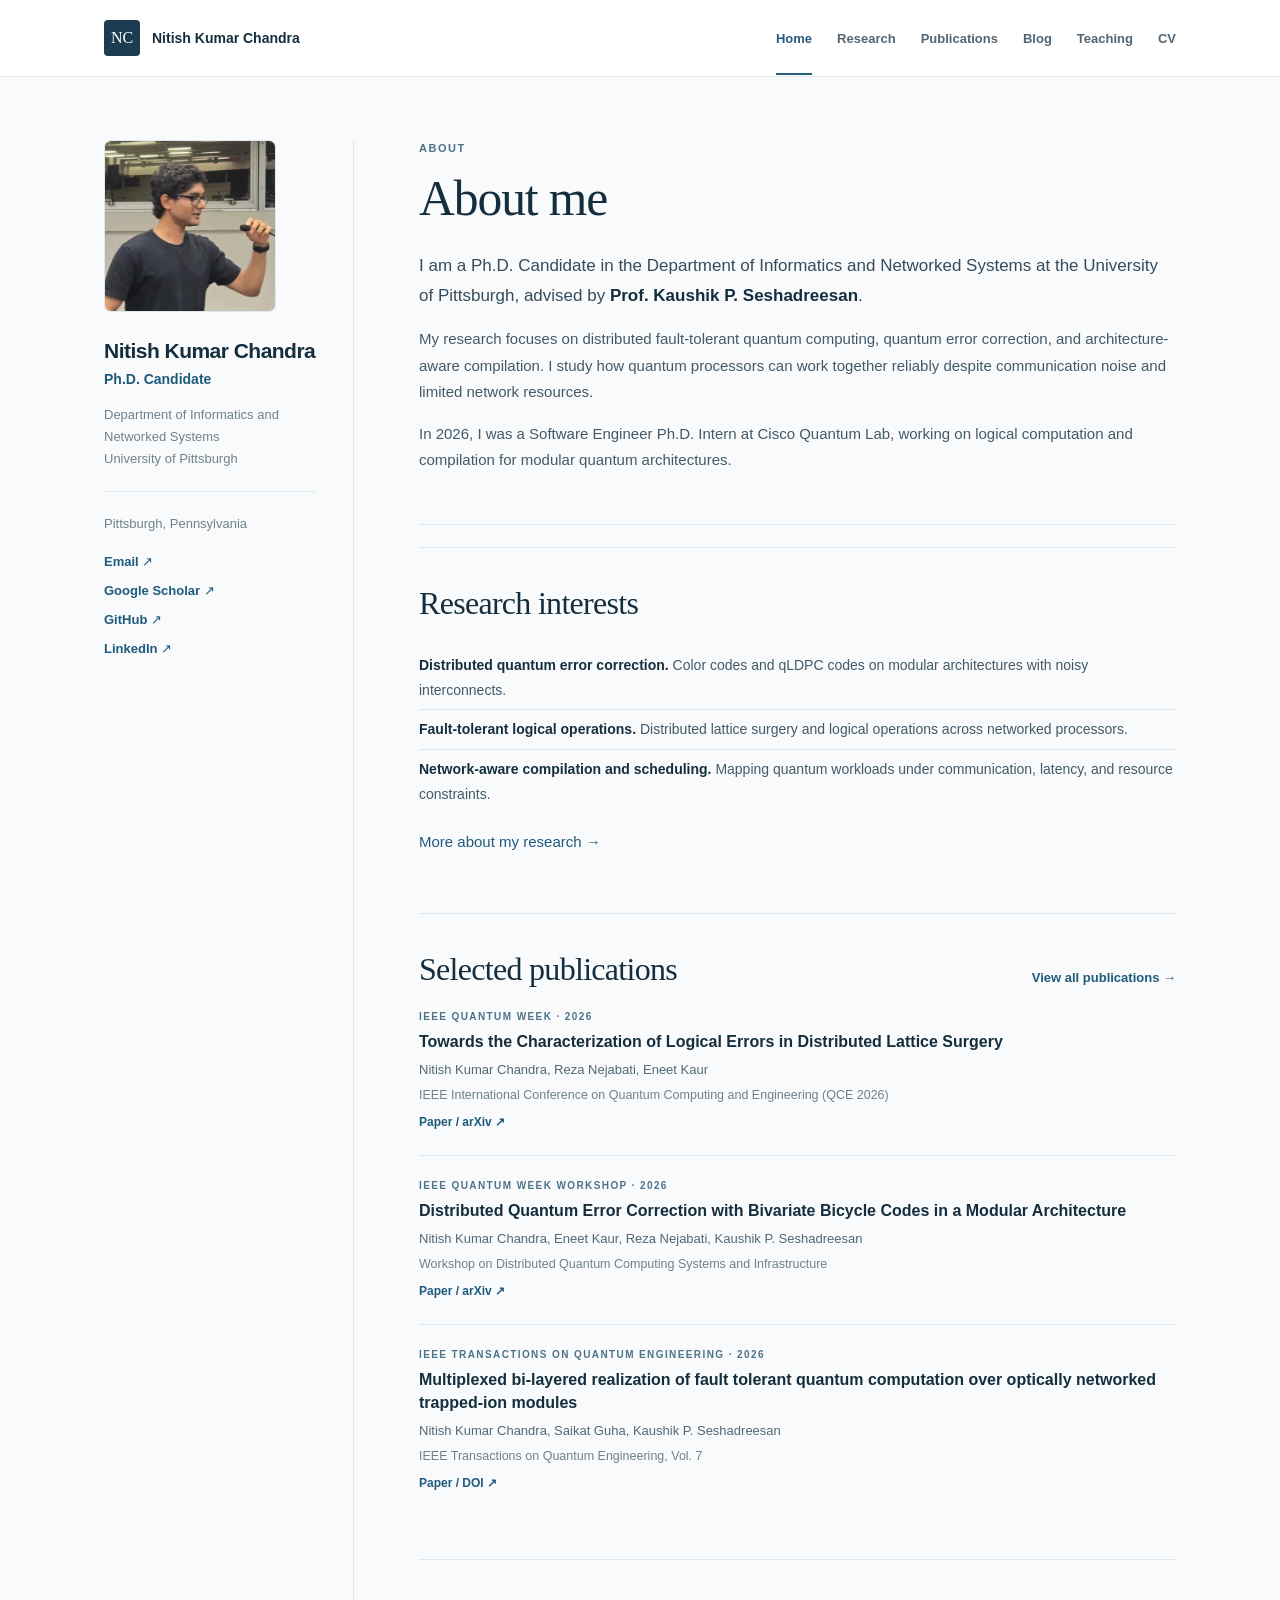
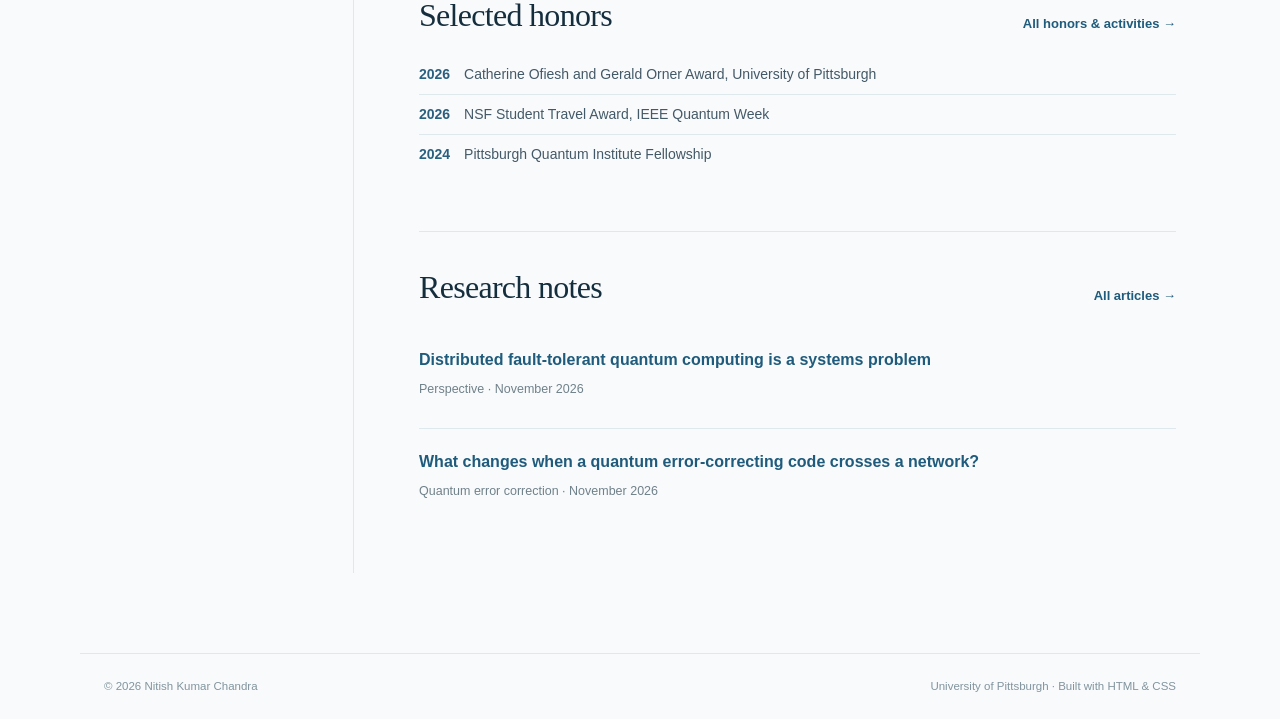
<file: index.html>
<!doctype html><html lang="en"><head><meta charset="utf-8"><meta name="viewport" content="width=device-width,initial-scale=1"><meta name="color-scheme" content="light"><meta name="theme-color" content="#f8fafb"><title>Home | Nitish Kumar Chandra</title><meta name="description" content="Nitish Kumar Chandra, Ph.D. Candidate at the University of Pittsburgh. Research in distributed fault-tolerant quantum computing and quantum error correction."><link rel="icon" href="./site/favicon.svg" type="image/svg+xml"><link rel="stylesheet" href="./site/style.css"></head>
<body><a class="skip" href="#main">Skip to content</a><header class="header"><div class="header-inner"><a class="brand" href="./"><span class="brand-icon">NC</span><span>Nitish Kumar Chandra</span></a><nav class="desktop-nav" aria-label="Primary navigation"><a href="./" aria-current="page">Home</a><a href="./research/">Research</a><a href="./publications/">Publications</a><a href="./blog/">Blog</a><a href="./teaching/">Teaching</a><a href="./cv/">CV</a></nav><details class="mobile-nav"><summary>Menu ☰</summary><nav aria-label="Mobile navigation"><a href="./" aria-current="page">Home</a><a href="./research/">Research</a><a href="./publications/">Publications</a><a href="./blog/">Blog</a><a href="./teaching/">Teaching</a><a href="./cv/">CV</a></nav></details></div></header>
<div class="layout"><aside class="profile"><img src="./assets/images/nitish-portrait-v2.webp" width="180" height="180" alt="Portrait of Nitish Kumar Chandra"><h2>Nitish Kumar Chandra</h2><p class="candidate">Ph.D. Candidate</p><p>Department of Informatics and Networked Systems<br>University of Pittsburgh</p><hr><p>Pittsburgh, Pennsylvania</p><div class="social"><a href="mailto:nkc16@pitt.edu">Email ↗</a><a href="https://scholar.google.com/citations?user=l00UwP0AAAAJ" target="_blank" rel="noopener noreferrer">Google Scholar ↗</a><a href="https://github.com/nitishkrchandra" target="_blank" rel="noopener noreferrer">GitHub ↗</a><a href="https://www.linkedin.com/in/nitishkrchandra" target="_blank" rel="noopener noreferrer">LinkedIn ↗</a></div></aside>
<main id="main">
<div class="intro">
  <p class="eyebrow">About</p>
  <h1>About me</h1>
  <p class="lede">I am a Ph.D. Candidate in the Department of Informatics and Networked Systems at the University of Pittsburgh, advised by <strong>Prof. Kaushik P. Seshadreesan</strong>.</p>
  <p>My research focuses on distributed fault-tolerant quantum computing, quantum error correction, and architecture-aware compilation. I study how quantum processors can work together reliably despite communication noise and limited network resources.</p>
  <p>In 2026, I was a Software Engineer Ph.D. Intern at Cisco Quantum Lab, working on logical computation and compilation for modular quantum architectures.</p>
</div>
<section class="section">
  <h2>Research interests</h2>
  <ul class="awards">
    <li><strong>Distributed quantum error correction.</strong> Color codes and qLDPC codes on modular architectures with noisy interconnects.</li>
    <li><strong>Fault-tolerant logical operations.</strong> Distributed lattice surgery and logical operations across networked processors.</li>
    <li><strong>Network-aware compilation and scheduling.</strong> Mapping quantum workloads under communication, latency, and resource constraints.</li>
  </ul>
  <p><a href="./research/">More about my research →</a></p>
</section>
<section class="section">
  <div class="section-bar"><h2>Selected publications</h2><a href="./publications/">View all publications →</a></div>
  <article class="paper">
    <div class="eyebrow">IEEE Quantum Week · 2026</div>
    <h3>Towards the Characterization of Logical Errors in Distributed Lattice Surgery</h3>
    <p class="authors">Nitish Kumar Chandra, Reza Nejabati, Eneet Kaur</p>
    <p class="venue">IEEE International Conference on Quantum Computing and Engineering (QCE 2026)</p>
    <div class="paper-link"><a href="https://arxiv.org/abs/2607.29186" target="_blank" rel="noopener noreferrer">Paper / arXiv ↗</a></div>
  </article>
  <article class="paper">
    <div class="eyebrow">IEEE Quantum Week Workshop · 2026</div>
    <h3>Distributed Quantum Error Correction with Bivariate Bicycle Codes in a Modular Architecture</h3>
    <p class="authors">Nitish Kumar Chandra, Eneet Kaur, Reza Nejabati, Kaushik P. Seshadreesan</p>
    <p class="venue">Workshop on Distributed Quantum Computing Systems and Infrastructure</p>
    <div class="paper-link"><a href="https://arxiv.org/abs/2605.04663" target="_blank" rel="noopener noreferrer">Paper / arXiv ↗</a></div>
  </article>
  <article class="paper">
    <div class="eyebrow">IEEE Transactions on Quantum Engineering · 2026</div>
    <h3>Multiplexed bi-layered realization of fault tolerant quantum computation over optically networked trapped-ion modules</h3>
    <p class="authors">Nitish Kumar Chandra, Saikat Guha, Kaushik P. Seshadreesan</p>
    <p class="venue">IEEE Transactions on Quantum Engineering, Vol. 7</p>
    <div class="paper-link"><a href="https://doi.org/10.1109/TQE.2025.3649617" target="_blank" rel="noopener noreferrer">Paper / DOI ↗</a></div>
  </article>
</section>
<section class="section">
  <div class="section-bar"><h2>Selected honors</h2><a href="./honors/">All honors &amp; activities →</a></div>
  <ul class="awards">
    <li><b>2026</b> Catherine Ofiesh and Gerald Orner Award, University of Pittsburgh</li>
    <li><b>2026</b> NSF Student Travel Award, IEEE Quantum Week</li>
    <li><b>2024</b> Pittsburgh Quantum Institute Fellowship</li>
  </ul>
</section>
<section class="section"><div class="section-bar"><h2>Research notes</h2><a href="./blog/">All articles →</a></div><div class="paper"><h3><a href="./blog/distributed-ftqc-systems-problem/">Distributed fault-tolerant quantum computing is a systems problem</a></h3><p class="venue">Perspective · November 2026</p></div><div class="paper"><h3><a href="./blog/quantum-error-correction-across-modules/">What changes when a quantum error-correcting code crosses a network?</a></h3><p class="venue">Quantum error correction · November 2026</p></div></section></main></div><footer><span>© 2026 Nitish Kumar Chandra</span><span>University of Pittsburgh · Built with HTML &amp; CSS</span></footer></body></html>
</file>
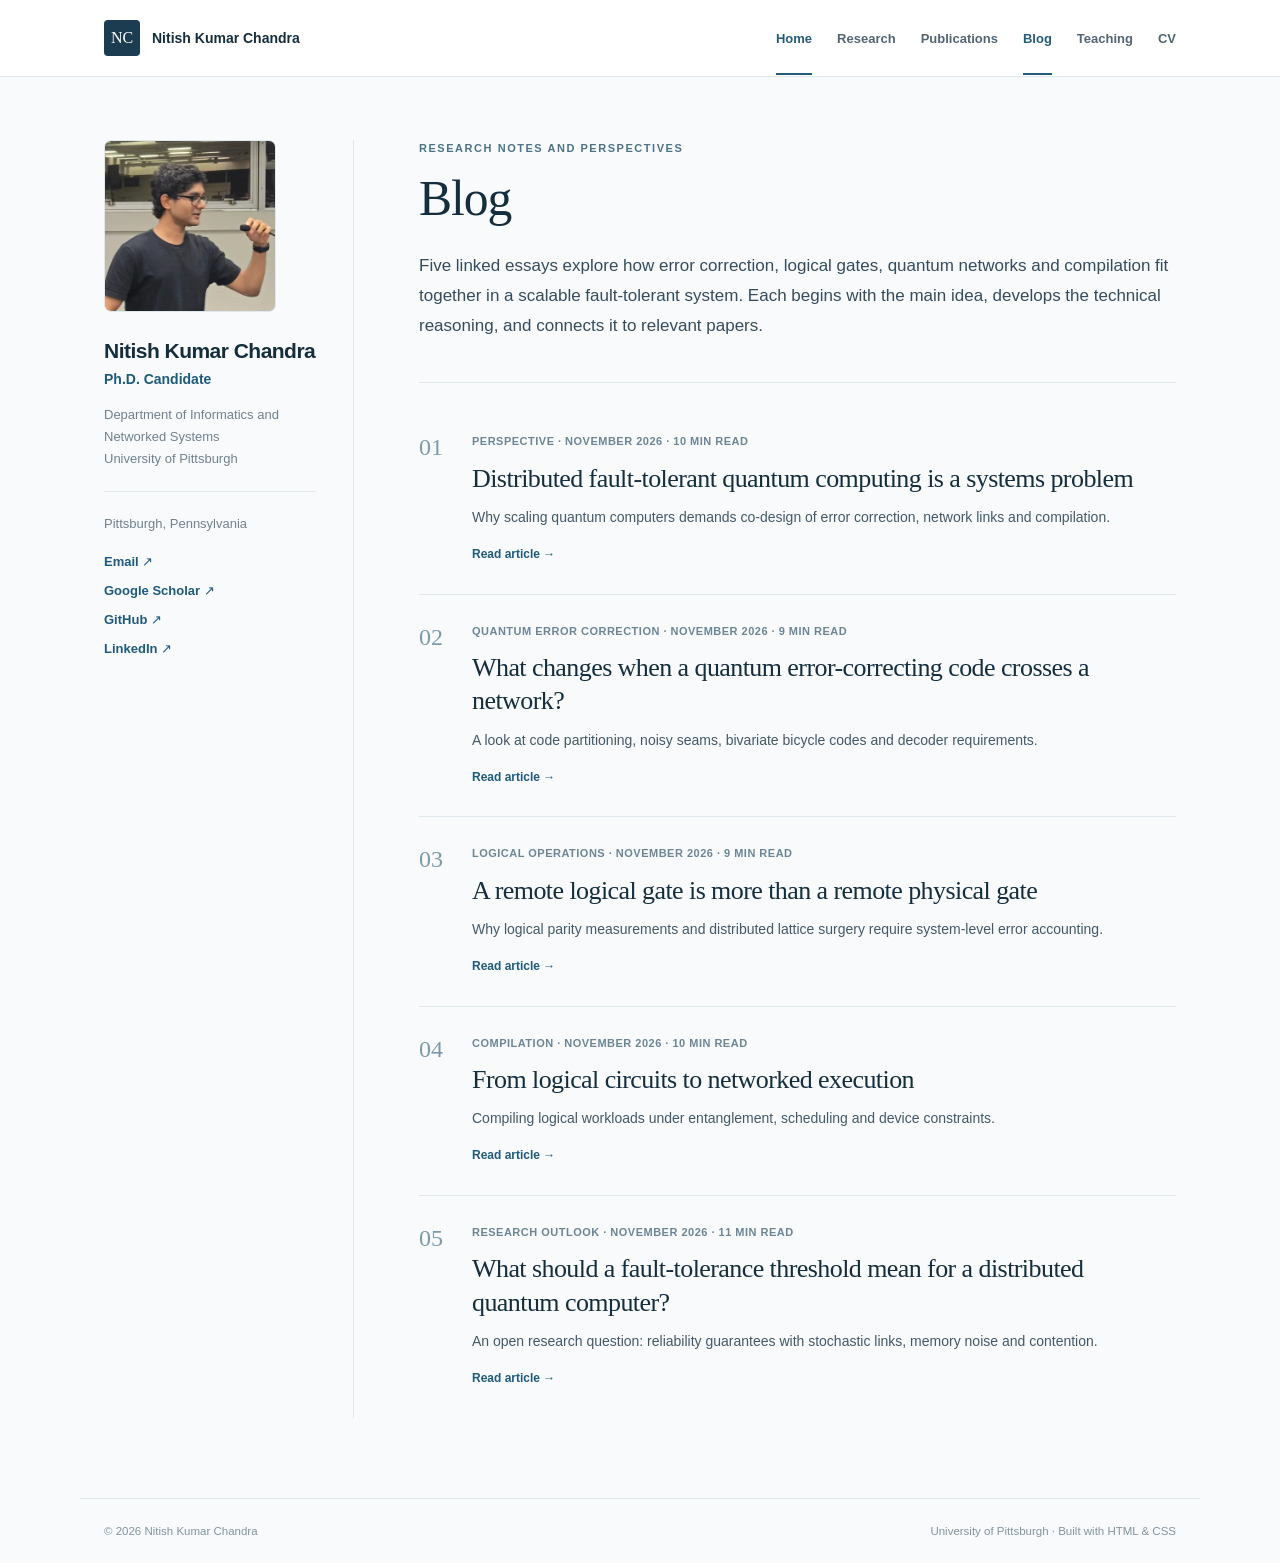
<file: blog/index.html>
<!doctype html><html lang="en"><head><meta charset="utf-8"><meta name="viewport" content="width=device-width,initial-scale=1"><meta name="color-scheme" content="light"><meta name="theme-color" content="#f8fafb"><title>Blog | Nitish Kumar Chandra</title><meta name="description" content="Nitish Kumar Chandra, Ph.D. Candidate at the University of Pittsburgh. Research in distributed fault-tolerant quantum computing and quantum error correction."><link rel="icon" href="../site/favicon.svg" type="image/svg+xml"><link rel="stylesheet" href="../site/style.css"></head>
<body><a class="skip" href="#main">Skip to content</a><header class="header"><div class="header-inner"><a class="brand" href="../"><span class="brand-icon">NC</span><span>Nitish Kumar Chandra</span></a><nav class="desktop-nav" aria-label="Primary navigation"><a href="../" aria-current="page">Home</a><a href="../research/">Research</a><a href="../publications/">Publications</a><a href="../blog/" aria-current="page">Blog</a><a href="../teaching/">Teaching</a><a href="../cv/">CV</a></nav><details class="mobile-nav"><summary>Menu ☰</summary><nav aria-label="Mobile navigation"><a href="../" aria-current="page">Home</a><a href="../research/">Research</a><a href="../publications/">Publications</a><a href="../blog/" aria-current="page">Blog</a><a href="../teaching/">Teaching</a><a href="../cv/">CV</a></nav></details></div></header>
<div class="layout"><aside class="profile"><img src="../assets/images/nitish-portrait-v2.webp" width="180" height="180" alt="Portrait of Nitish Kumar Chandra"><h2>Nitish Kumar Chandra</h2><p class="candidate">Ph.D. Candidate</p><p>Department of Informatics and Networked Systems<br>University of Pittsburgh</p><hr><p>Pittsburgh, Pennsylvania</p><div class="social"><a href="mailto:nkc16@pitt.edu">Email ↗</a><a href="https://scholar.google.com/citations?user=l00UwP0AAAAJ" target="_blank" rel="noopener noreferrer">Google Scholar ↗</a><a href="https://github.com/nitishkrchandra" target="_blank" rel="noopener noreferrer">GitHub ↗</a><a href="https://www.linkedin.com/in/nitishkrchandra" target="_blank" rel="noopener noreferrer">LinkedIn ↗</a></div></aside>
<main id="main"><div class="intro blog-heading"><p class="eyebrow">Research notes and perspectives</p><h1>Blog</h1><p class="lede">Five linked essays explore how error correction, logical gates, quantum networks and compilation fit together in a scalable fault-tolerant system. Each begins with the main idea, develops the technical reasoning, and connects it to relevant papers.</p></div><div class="blog-list"><article class="blog-entry"><span class="blog-index">01</span><div><p class="blog-meta">Perspective · November 2026 · 10 min read</p><h2><a href="./distributed-ftqc-systems-problem/">Distributed fault-tolerant quantum computing is a systems problem</a></h2><p>Why scaling quantum computers demands co-design of error correction, network links and compilation.</p><a class="blog-action" href="./distributed-ftqc-systems-problem/">Read article →</a></div></article><article class="blog-entry"><span class="blog-index">02</span><div><p class="blog-meta">Quantum error correction · November 2026 · 9 min read</p><h2><a href="./quantum-error-correction-across-modules/">What changes when a quantum error-correcting code crosses a network?</a></h2><p>A look at code partitioning, noisy seams, bivariate bicycle codes and decoder requirements.</p><a class="blog-action" href="./quantum-error-correction-across-modules/">Read article →</a></div></article><article class="blog-entry"><span class="blog-index">03</span><div><p class="blog-meta">Logical operations · November 2026 · 9 min read</p><h2><a href="./distributed-lattice-surgery-logical-interfaces/">A remote logical gate is more than a remote physical gate</a></h2><p>Why logical parity measurements and distributed lattice surgery require system-level error accounting.</p><a class="blog-action" href="./distributed-lattice-surgery-logical-interfaces/">Read article →</a></div></article><article class="blog-entry"><span class="blog-index">04</span><div><p class="blog-meta">Compilation · November 2026 · 10 min read</p><h2><a href="./network-aware-logical-compilation/">From logical circuits to networked execution</a></h2><p>Compiling logical workloads under entanglement, scheduling and device constraints.</p><a class="blog-action" href="./network-aware-logical-compilation/">Read article →</a></div></article><article class="blog-entry"><span class="blog-index">05</span><div><p class="blog-meta">Research outlook · November 2026 · 11 min read</p><h2><a href="./what-a-distributed-threshold-must-account-for/">What should a fault-tolerance threshold mean for a distributed quantum computer?</a></h2><p>An open research question: reliability guarantees with stochastic links, memory noise and contention.</p><a class="blog-action" href="./what-a-distributed-threshold-must-account-for/">Read article →</a></div></article></div></main></div><footer><span>© 2026 Nitish Kumar Chandra</span><span>University of Pittsburgh · Built with HTML &amp; CSS</span></footer></body></html>
</file>
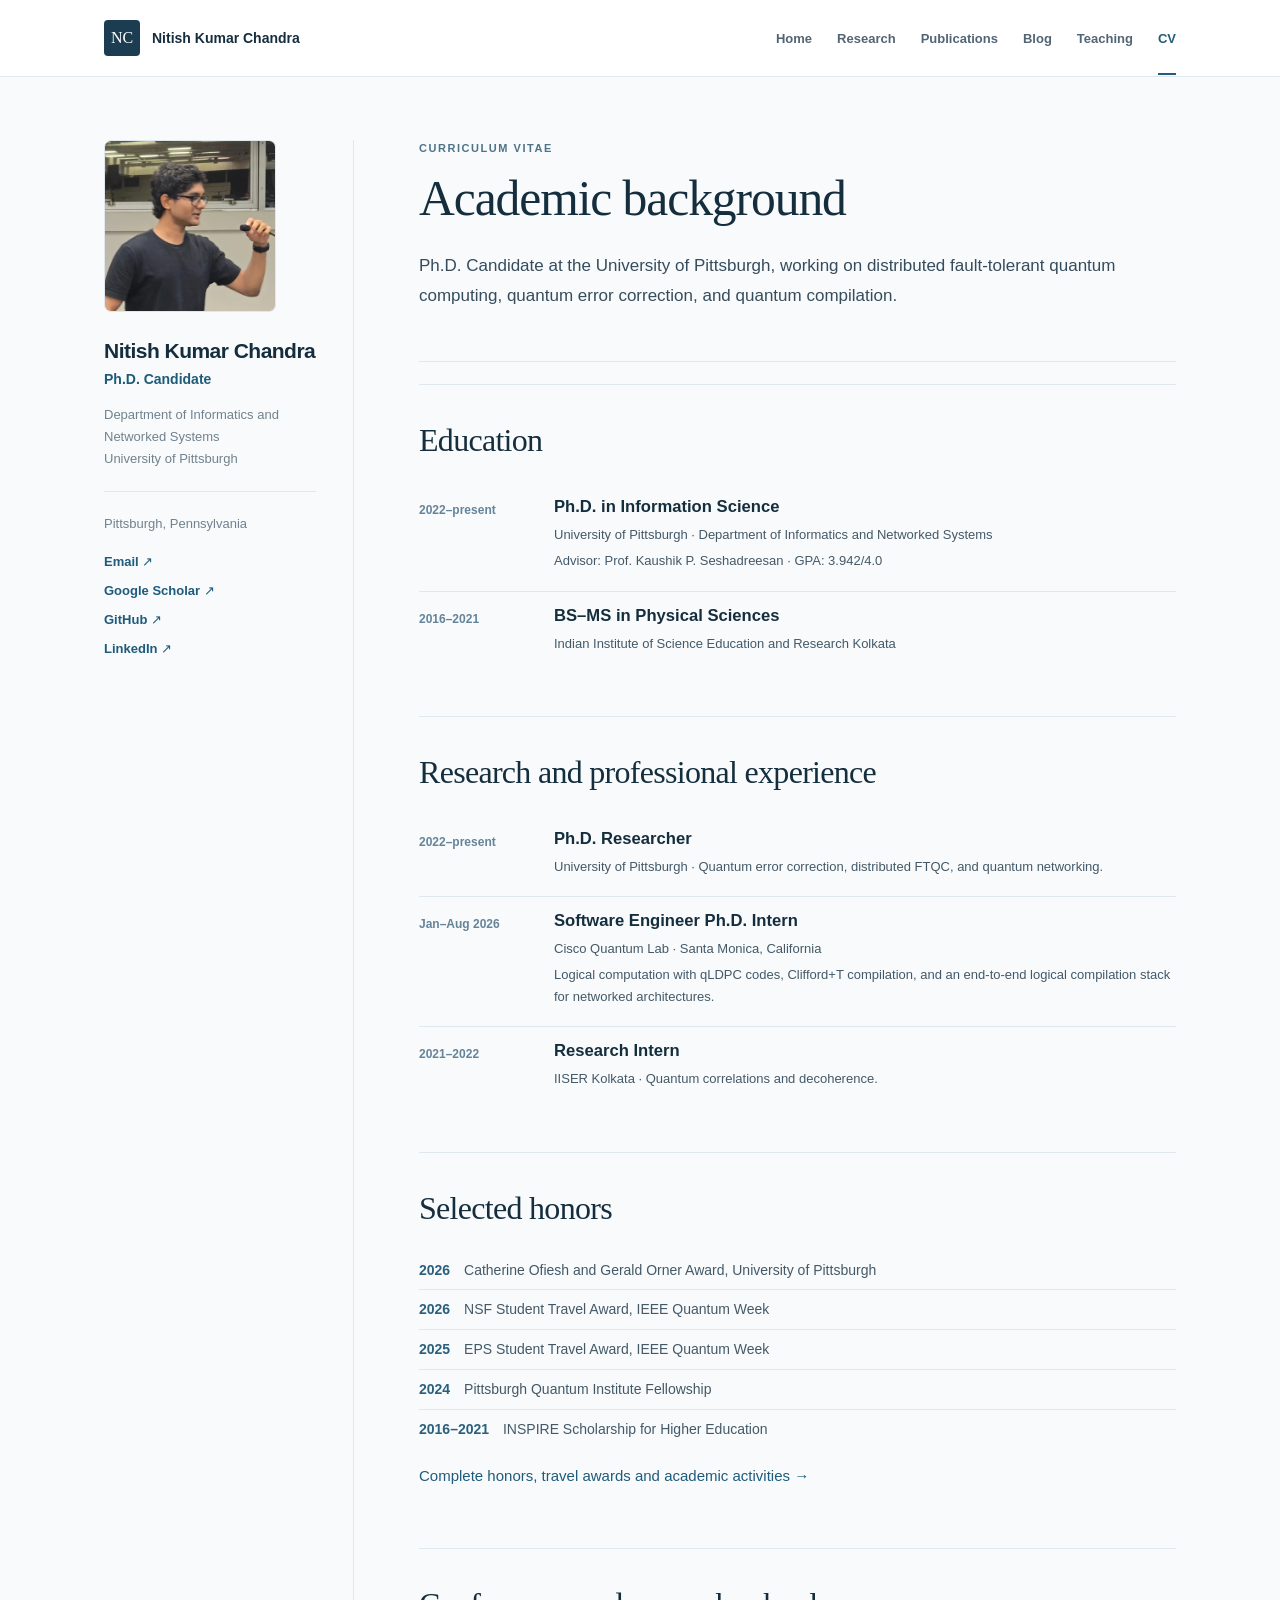
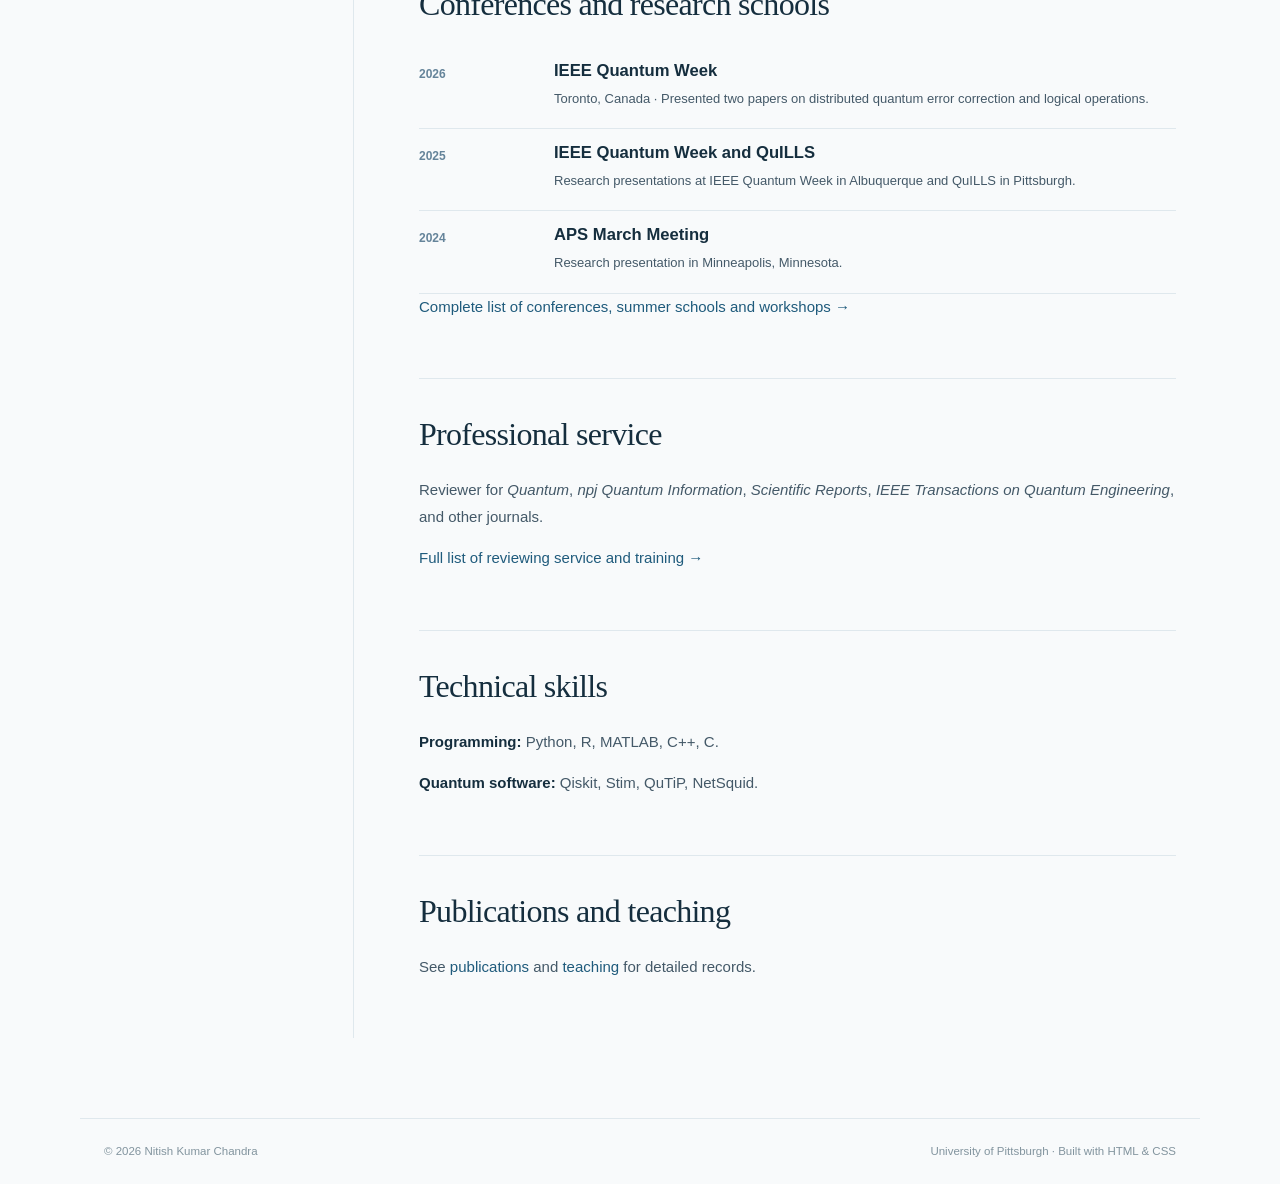
<file: cv/index.html>
<!doctype html><html lang="en"><head><meta charset="utf-8"><meta name="viewport" content="width=device-width,initial-scale=1"><meta name="color-scheme" content="light"><meta name="theme-color" content="#f8fafb"><title>Curriculum Vitae | Nitish Kumar Chandra</title><meta name="description" content="Nitish Kumar Chandra, Ph.D. Candidate at the University of Pittsburgh. Research in distributed fault-tolerant quantum computing and quantum error correction."><link rel="icon" href="../site/favicon.svg" type="image/svg+xml"><link rel="stylesheet" href="../site/style.css"></head>
<body><a class="skip" href="#main">Skip to content</a><header class="header"><div class="header-inner"><a class="brand" href="../"><span class="brand-icon">NC</span><span>Nitish Kumar Chandra</span></a><nav class="desktop-nav" aria-label="Primary navigation"><a href="../">Home</a><a href="../research/">Research</a><a href="../publications/">Publications</a><a href="../blog/">Blog</a><a href="../teaching/">Teaching</a><a href="../cv/" aria-current="page">CV</a></nav><details class="mobile-nav"><summary>Menu ☰</summary><nav aria-label="Mobile navigation"><a href="../">Home</a><a href="../research/">Research</a><a href="../publications/">Publications</a><a href="../blog/">Blog</a><a href="../teaching/">Teaching</a><a href="../cv/" aria-current="page">CV</a></nav></details></div></header>
<div class="layout"><aside class="profile"><img src="../assets/images/nitish-portrait-v2.webp" width="180" height="180" alt="Portrait of Nitish Kumar Chandra"><h2>Nitish Kumar Chandra</h2><p class="candidate">Ph.D. Candidate</p><p>Department of Informatics and Networked Systems<br>University of Pittsburgh</p><hr><p>Pittsburgh, Pennsylvania</p><div class="social"><a href="mailto:nkc16@pitt.edu">Email ↗</a><a href="https://scholar.google.com/citations?user=l00UwP0AAAAJ" target="_blank" rel="noopener noreferrer">Google Scholar ↗</a><a href="https://github.com/nitishkrchandra" target="_blank" rel="noopener noreferrer">GitHub ↗</a><a href="https://www.linkedin.com/in/nitishkrchandra" target="_blank" rel="noopener noreferrer">LinkedIn ↗</a></div></aside>
<main id="main"><div class="intro"><p class="eyebrow">Curriculum vitae</p><h1>Academic background</h1><p class="lede">Ph.D. Candidate at the University of Pittsburgh, working on distributed fault-tolerant quantum computing, quantum error correction, and quantum compilation.</p></div>
<section class="section"><h2>Education</h2>
<div class="timeline"><span>2022–present</span><div><h3>Ph.D. in Information Science</h3><p>University of Pittsburgh · Department of Informatics and Networked Systems</p><p>Advisor: Prof. Kaushik P. Seshadreesan · GPA: 3.942/4.0</p></div></div>
<div class="timeline"><span>2016–2021</span><div><h3>BS–MS in Physical Sciences</h3><p>Indian Institute of Science Education and Research Kolkata</p></div></div></section>
<section class="section"><h2>Research and professional experience</h2>
<div class="timeline"><span>2022–present</span><div><h3>Ph.D. Researcher</h3><p>University of Pittsburgh · Quantum error correction, distributed FTQC, and quantum networking.</p></div></div>
<div class="timeline"><span>Jan–Aug 2026</span><div><h3>Software Engineer Ph.D. Intern</h3><p>Cisco Quantum Lab · Santa Monica, California</p><p>Logical computation with qLDPC codes, Clifford+T compilation, and an end-to-end logical compilation stack for networked architectures.</p></div></div>
<div class="timeline"><span>2021–2022</span><div><h3>Research Intern</h3><p>IISER Kolkata · Quantum correlations and decoherence.</p></div></div></section>
<section class="section"><h2>Selected honors</h2><ul class="awards"><li><b>2026</b> Catherine Ofiesh and Gerald Orner Award, University of Pittsburgh</li><li><b>2026</b> NSF Student Travel Award, IEEE Quantum Week</li><li><b>2025</b> EPS Student Travel Award, IEEE Quantum Week</li><li><b>2024</b> Pittsburgh Quantum Institute Fellowship</li><li><b>2016–2021</b> INSPIRE Scholarship for Higher Education</li></ul><p><a href="../honors/">Complete honors, travel awards and academic activities →</a></p></section>
<section class="section"><h2>Conferences and research schools</h2>
<div class="timeline"><span>2026</span><div><h3>IEEE Quantum Week</h3><p>Toronto, Canada · Presented two papers on distributed quantum error correction and logical operations.</p></div></div>
<div class="timeline"><span>2025</span><div><h3>IEEE Quantum Week and QuILLS</h3><p>Research presentations at IEEE Quantum Week in Albuquerque and QuILLS in Pittsburgh.</p></div></div>
<div class="timeline"><span>2024</span><div><h3>APS March Meeting</h3><p>Research presentation in Minneapolis, Minnesota.</p></div></div>
<p><a href="../honors/">Complete list of conferences, summer schools and workshops →</a></p></section>
<section class="section"><h2>Professional service</h2><p>Reviewer for <em>Quantum</em>, <em>npj Quantum Information</em>, <em>Scientific Reports</em>, <em>IEEE Transactions on Quantum Engineering</em>, and other journals.</p>
<p><a href="../honors/">Full list of reviewing service and training →</a></p></section>
<section class="section"><h2>Technical skills</h2><p><strong>Programming:</strong> Python, R, MATLAB, C++, C.</p><p><strong>Quantum software:</strong> Qiskit, Stim, QuTiP, NetSquid.</p></section>
<section class="section"><h2>Publications and teaching</h2><p>See <a href="../publications/">publications</a> and <a href="../teaching/">teaching</a> for detailed records.</p></section></main></div><footer><span>© 2026 Nitish Kumar Chandra</span><span>University of Pittsburgh · Built with HTML &amp; CSS</span></footer></body></html>
</file>
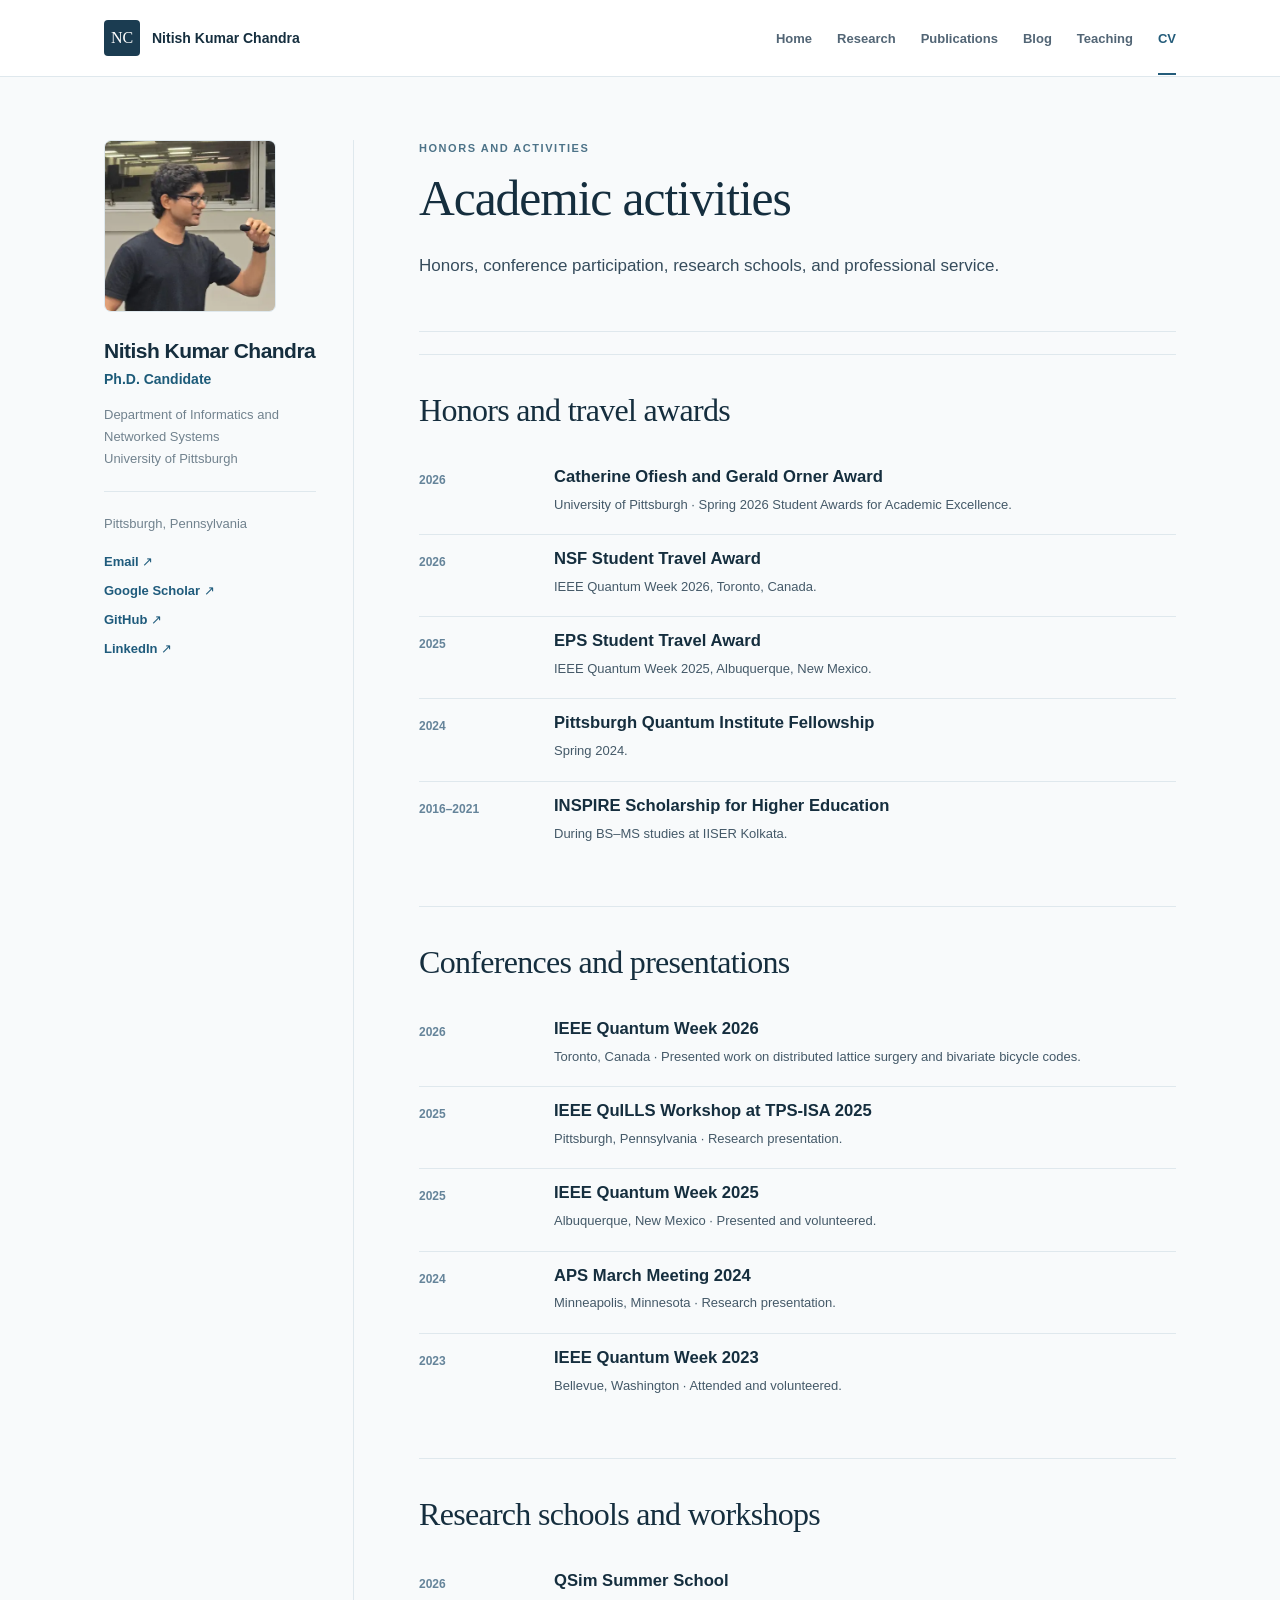
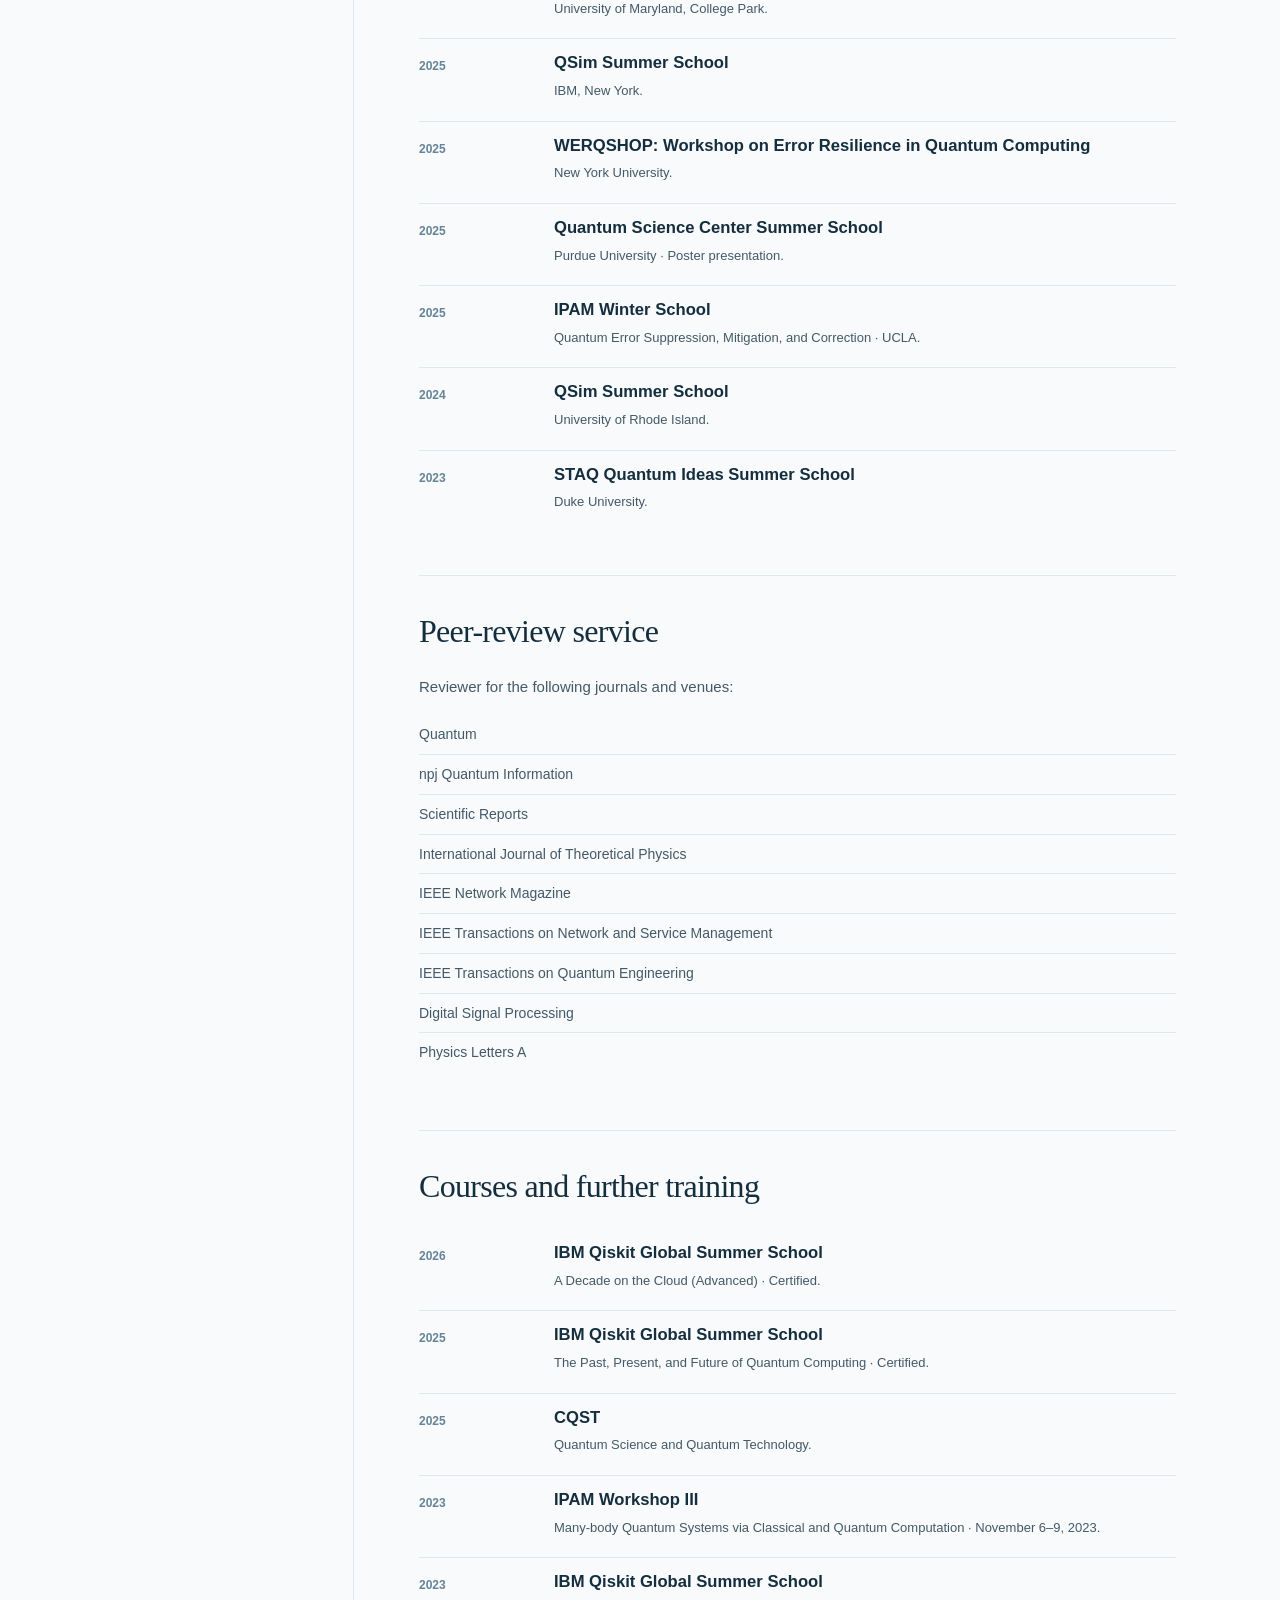
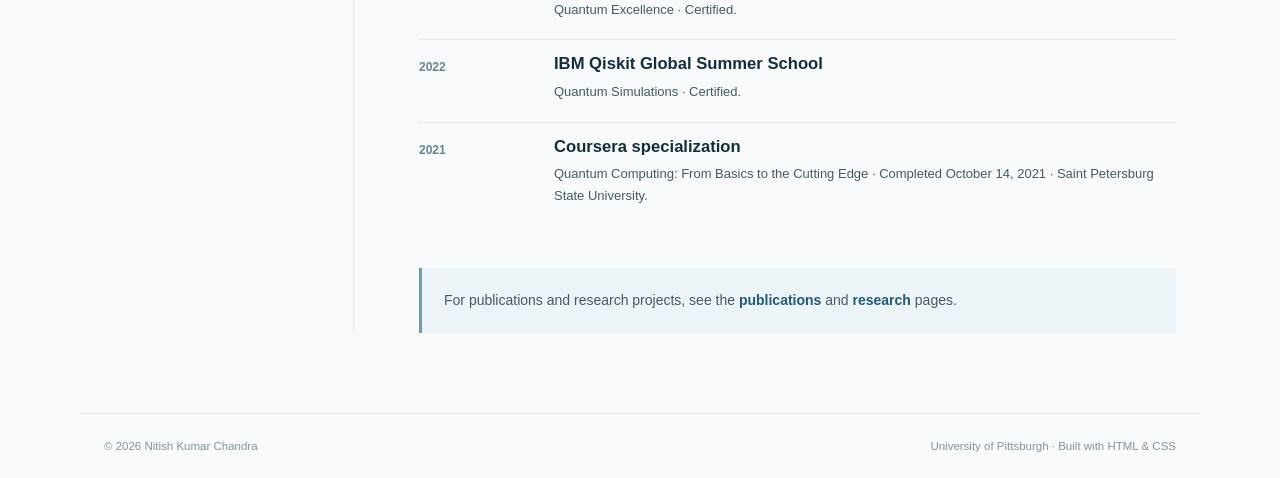
<file: honors/index.html>
<!doctype html><html lang="en"><head><meta charset="utf-8"><meta name="viewport" content="width=device-width,initial-scale=1"><meta name="color-scheme" content="light"><meta name="theme-color" content="#f8fafb"><title>Honors and Activities | Nitish Kumar Chandra</title><meta name="description" content="Nitish Kumar Chandra, Ph.D. Candidate at the University of Pittsburgh. Research in distributed fault-tolerant quantum computing and quantum error correction."><link rel="icon" href="../site/favicon.svg" type="image/svg+xml"><link rel="stylesheet" href="../site/style.css"></head>
<body><a class="skip" href="#main">Skip to content</a><header class="header"><div class="header-inner"><a class="brand" href="../"><span class="brand-icon">NC</span><span>Nitish Kumar Chandra</span></a><nav class="desktop-nav" aria-label="Primary navigation"><a href="../">Home</a><a href="../research/">Research</a><a href="../publications/">Publications</a><a href="../blog/">Blog</a><a href="../teaching/">Teaching</a><a href="../cv/" aria-current="page">CV</a></nav><details class="mobile-nav"><summary>Menu ☰</summary><nav aria-label="Mobile navigation"><a href="../">Home</a><a href="../research/">Research</a><a href="../publications/">Publications</a><a href="../blog/">Blog</a><a href="../teaching/">Teaching</a><a href="../cv/" aria-current="page">CV</a></nav></details></div></header>
<div class="layout"><aside class="profile"><img src="../assets/images/nitish-portrait-v2.webp" width="180" height="180" alt="Portrait of Nitish Kumar Chandra"><h2>Nitish Kumar Chandra</h2><p class="candidate">Ph.D. Candidate</p><p>Department of Informatics and Networked Systems<br>University of Pittsburgh</p><hr><p>Pittsburgh, Pennsylvania</p><div class="social"><a href="mailto:nkc16@pitt.edu">Email ↗</a><a href="https://scholar.google.com/citations?user=l00UwP0AAAAJ" target="_blank" rel="noopener noreferrer">Google Scholar ↗</a><a href="https://github.com/nitishkrchandra" target="_blank" rel="noopener noreferrer">GitHub ↗</a><a href="https://www.linkedin.com/in/nitishkrchandra" target="_blank" rel="noopener noreferrer">LinkedIn ↗</a></div></aside>
<main id="main"><div class="intro"><p class="eyebrow">Honors and activities</p><h1>Academic activities</h1><p class="lede">Honors, conference participation, research schools, and professional service.</p></div>
<section class="section"><h2>Honors and travel awards</h2><div class="timeline"><span>2026</span><div><h3>Catherine Ofiesh and Gerald Orner Award</h3><p>University of Pittsburgh · Spring 2026 Student Awards for Academic Excellence.</p></div></div>
<div class="timeline"><span>2026</span><div><h3>NSF Student Travel Award</h3><p>IEEE Quantum Week 2026, Toronto, Canada.</p></div></div>
<div class="timeline"><span>2025</span><div><h3>EPS Student Travel Award</h3><p>IEEE Quantum Week 2025, Albuquerque, New Mexico.</p></div></div>
<div class="timeline"><span>2024</span><div><h3>Pittsburgh Quantum Institute Fellowship</h3><p>Spring 2024.</p></div></div>
<div class="timeline"><span>2016–2021</span><div><h3>INSPIRE Scholarship for Higher Education</h3><p>During BS–MS studies at IISER Kolkata.</p></div></div></section>
<section class="section"><h2>Conferences and presentations</h2><div class="timeline"><span>2026</span><div><h3>IEEE Quantum Week 2026</h3><p>Toronto, Canada · Presented work on distributed lattice surgery and bivariate bicycle codes.</p></div></div>
<div class="timeline"><span>2025</span><div><h3>IEEE QuILLS Workshop at TPS-ISA 2025</h3><p>Pittsburgh, Pennsylvania · Research presentation.</p></div></div>
<div class="timeline"><span>2025</span><div><h3>IEEE Quantum Week 2025</h3><p>Albuquerque, New Mexico · Presented and volunteered.</p></div></div>
<div class="timeline"><span>2024</span><div><h3>APS March Meeting 2024</h3><p>Minneapolis, Minnesota · Research presentation.</p></div></div>
<div class="timeline"><span>2023</span><div><h3>IEEE Quantum Week 2023</h3><p>Bellevue, Washington · Attended and volunteered.</p></div></div></section>
<section class="section"><h2>Research schools and workshops</h2><div class="timeline"><span>2026</span><div><h3>QSim Summer School</h3><p>University of Maryland, College Park.</p></div></div>
<div class="timeline"><span>2025</span><div><h3>QSim Summer School</h3><p>IBM, New York.</p></div></div>
<div class="timeline"><span>2025</span><div><h3>WERQSHOP: Workshop on Error Resilience in Quantum Computing</h3><p>New York University.</p></div></div>
<div class="timeline"><span>2025</span><div><h3>Quantum Science Center Summer School</h3><p>Purdue University · Poster presentation.</p></div></div>
<div class="timeline"><span>2025</span><div><h3>IPAM Winter School</h3><p>Quantum Error Suppression, Mitigation, and Correction · UCLA.</p></div></div>
<div class="timeline"><span>2024</span><div><h3>QSim Summer School</h3><p>University of Rhode Island.</p></div></div>
<div class="timeline"><span>2023</span><div><h3>STAQ Quantum Ideas Summer School</h3><p>Duke University.</p></div></div></section>
<section class="section"><h2>Peer-review service</h2><p>Reviewer for the following journals and venues:</p><ul class="awards"><li>Quantum</li>
<li>npj Quantum Information</li>
<li>Scientific Reports</li>
<li>International Journal of Theoretical Physics</li>
<li>IEEE Network Magazine</li>
<li>IEEE Transactions on Network and Service Management</li>
<li>IEEE Transactions on Quantum Engineering</li>
<li>Digital Signal Processing</li>
<li>Physics Letters A</li></ul></section>
<section class="section"><h2>Courses and further training</h2><div class="timeline"><span>2026</span><div><h3>IBM Qiskit Global Summer School</h3><p>A Decade on the Cloud (Advanced) · Certified.</p></div></div>
<div class="timeline"><span>2025</span><div><h3>IBM Qiskit Global Summer School</h3><p>The Past, Present, and Future of Quantum Computing · Certified.</p></div></div>
<div class="timeline"><span>2025</span><div><h3>CQST</h3><p>Quantum Science and Quantum Technology.</p></div></div>
<div class="timeline"><span>2023</span><div><h3>IPAM Workshop III</h3><p>Many-body Quantum Systems via Classical and Quantum Computation · November 6–9, 2023.</p></div></div>
<div class="timeline"><span>2023</span><div><h3>IBM Qiskit Global Summer School</h3><p>Quantum Excellence · Certified.</p></div></div>
<div class="timeline"><span>2022</span><div><h3>IBM Qiskit Global Summer School</h3><p>Quantum Simulations · Certified.</p></div></div>
<div class="timeline"><span>2021</span><div><h3>Coursera specialization</h3><p>Quantum Computing: From Basics to the Cutting Edge · Completed October 14, 2021 · Saint Petersburg State University.</p></div></div></section>
<div class="contact-note">For publications and research projects, see the <a href="../publications/">publications</a> and <a href="../research/">research</a> pages.</div></main></div><footer><span>© 2026 Nitish Kumar Chandra</span><span>University of Pittsburgh · Built with HTML &amp; CSS</span></footer></body></html>
</file>
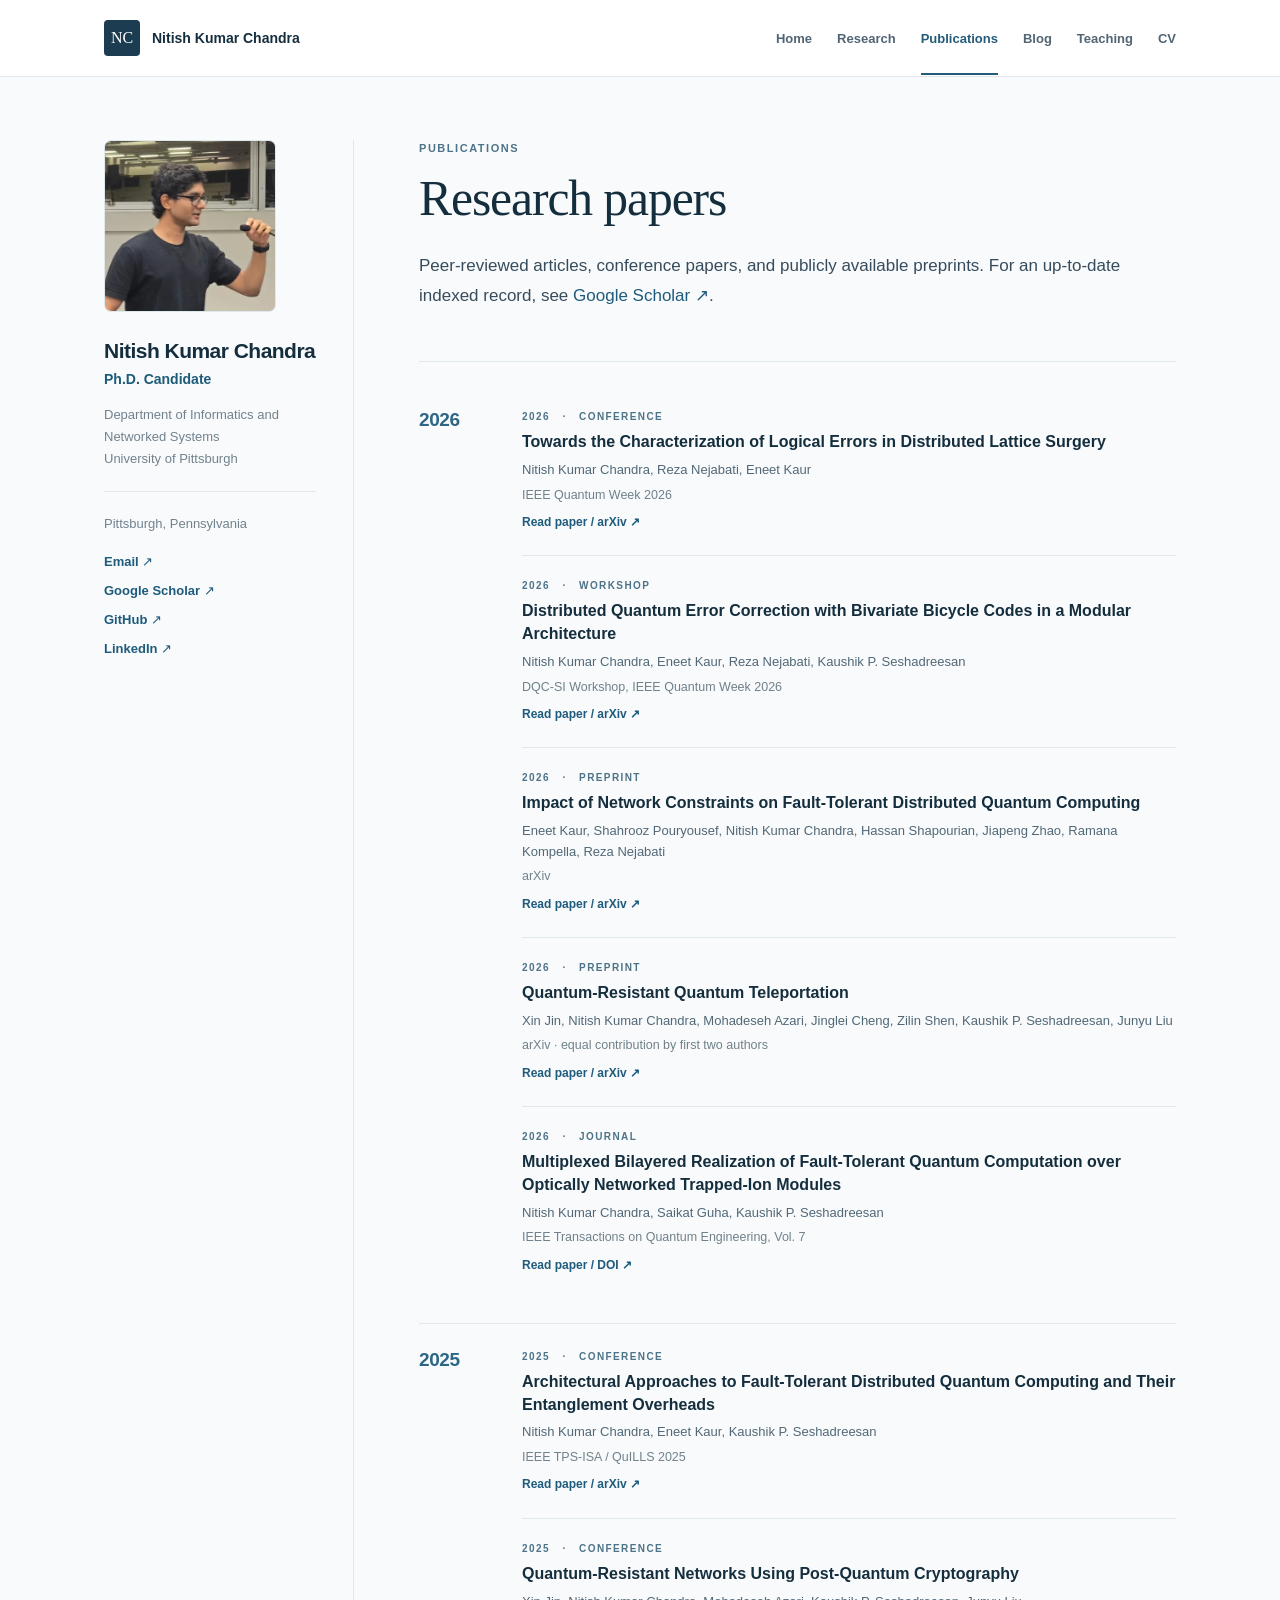
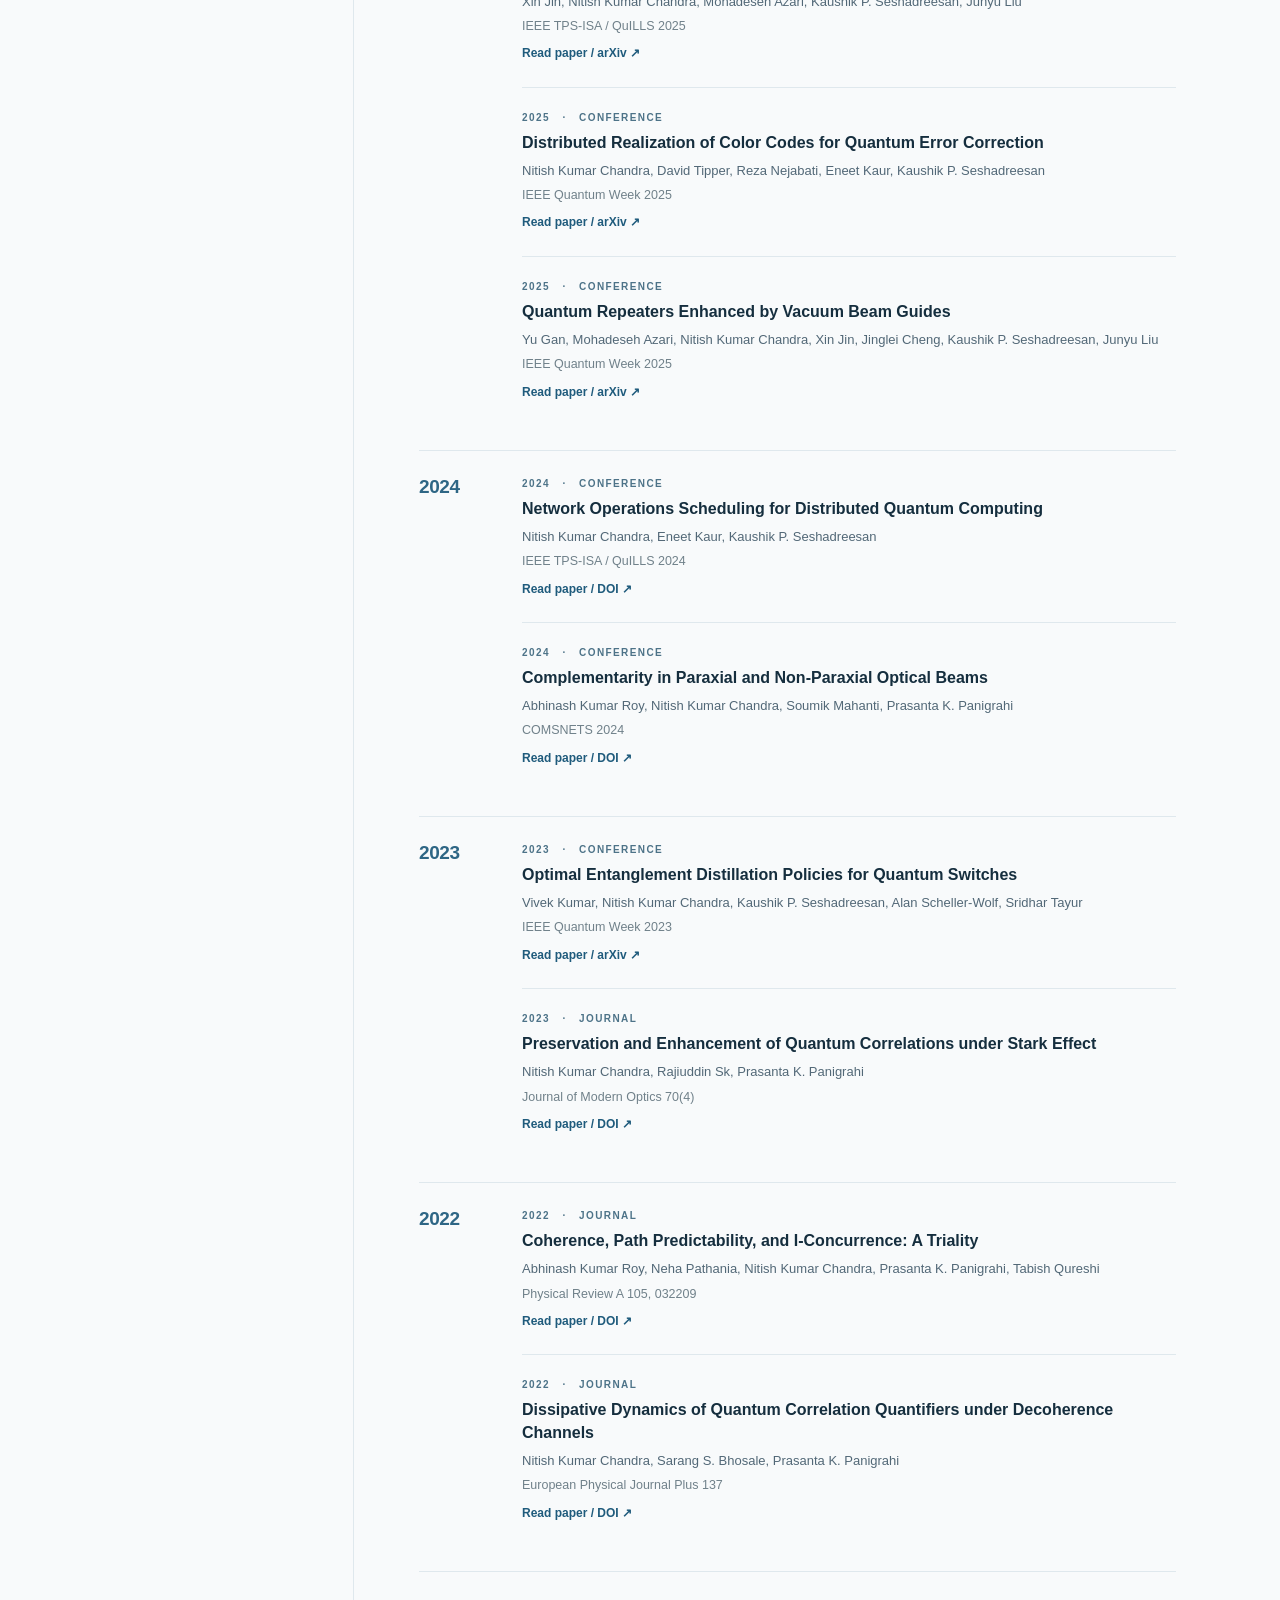
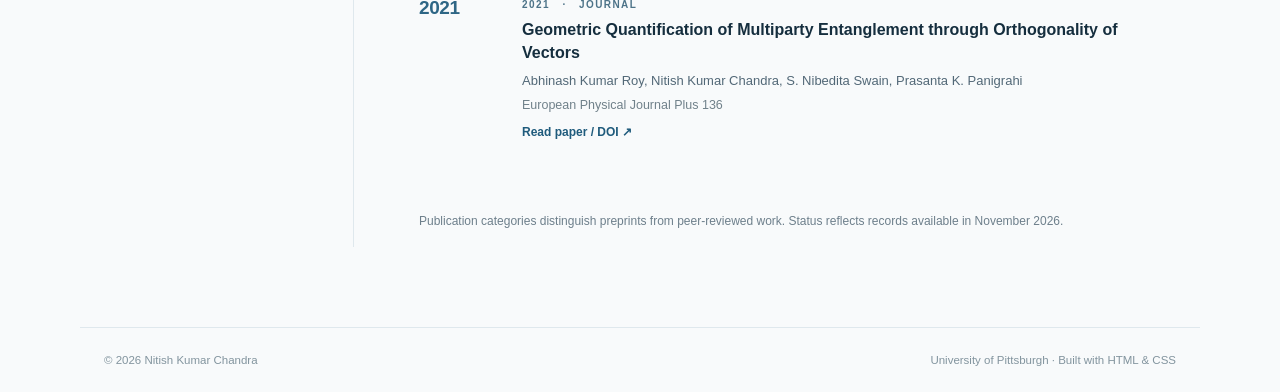
<file: publications/index.html>
<!doctype html><html lang="en"><head><meta charset="utf-8"><meta name="viewport" content="width=device-width,initial-scale=1"><meta name="color-scheme" content="light"><meta name="theme-color" content="#f8fafb"><title>Publications | Nitish Kumar Chandra</title><meta name="description" content="Nitish Kumar Chandra, Ph.D. Candidate at the University of Pittsburgh. Research in distributed fault-tolerant quantum computing and quantum error correction."><link rel="icon" href="../site/favicon.svg" type="image/svg+xml"><link rel="stylesheet" href="../site/style.css"></head>
<body><a class="skip" href="#main">Skip to content</a><header class="header"><div class="header-inner"><a class="brand" href="../"><span class="brand-icon">NC</span><span>Nitish Kumar Chandra</span></a><nav class="desktop-nav" aria-label="Primary navigation"><a href="../">Home</a><a href="../research/">Research</a><a href="../publications/" aria-current="page">Publications</a><a href="../blog/">Blog</a><a href="../teaching/">Teaching</a><a href="../cv/">CV</a></nav><details class="mobile-nav"><summary>Menu ☰</summary><nav aria-label="Mobile navigation"><a href="../">Home</a><a href="../research/">Research</a><a href="../publications/" aria-current="page">Publications</a><a href="../blog/">Blog</a><a href="../teaching/">Teaching</a><a href="../cv/">CV</a></nav></details></div></header>
<div class="layout"><aside class="profile"><img src="../assets/images/nitish-portrait-v2.webp" width="180" height="180" alt="Portrait of Nitish Kumar Chandra"><h2>Nitish Kumar Chandra</h2><p class="candidate">Ph.D. Candidate</p><p>Department of Informatics and Networked Systems<br>University of Pittsburgh</p><hr><p>Pittsburgh, Pennsylvania</p><div class="social"><a href="mailto:nkc16@pitt.edu">Email ↗</a><a href="https://scholar.google.com/citations?user=l00UwP0AAAAJ" target="_blank" rel="noopener noreferrer">Google Scholar ↗</a><a href="https://github.com/nitishkrchandra" target="_blank" rel="noopener noreferrer">GitHub ↗</a><a href="https://www.linkedin.com/in/nitishkrchandra" target="_blank" rel="noopener noreferrer">LinkedIn ↗</a></div></aside>
<main id="main"><div class="intro"><p class="eyebrow">Publications</p><h1>Research papers</h1><p class="lede">Peer-reviewed articles, conference papers, and publicly available preprints. For an up-to-date indexed record, see <a href="https://scholar.google.com/citations?user=l00UwP0AAAAJ" target="_blank" rel="noopener noreferrer">Google Scholar ↗</a>.</p></div>
<section class="pubyear"><h2>2026</h2><div><article class="paper"><div class="eyebrow">2026 &nbsp; · &nbsp; Conference</div><h3>Towards the Characterization of Logical Errors in Distributed Lattice Surgery</h3><p class="authors">Nitish Kumar Chandra, Reza Nejabati, Eneet Kaur</p><p class="venue">IEEE Quantum Week 2026</p><div class="paper-link"><a href="https://arxiv.org/abs/2607.29186" target="_blank" rel="noopener noreferrer">Read paper / arXiv ↗</a></div></article><article class="paper"><div class="eyebrow">2026 &nbsp; · &nbsp; Workshop</div><h3>Distributed Quantum Error Correction with Bivariate Bicycle Codes in a Modular Architecture</h3><p class="authors">Nitish Kumar Chandra, Eneet Kaur, Reza Nejabati, Kaushik P. Seshadreesan</p><p class="venue">DQC-SI Workshop, IEEE Quantum Week 2026</p><div class="paper-link"><a href="https://arxiv.org/abs/2605.04663" target="_blank" rel="noopener noreferrer">Read paper / arXiv ↗</a></div></article><article class="paper"><div class="eyebrow">2026 &nbsp; · &nbsp; Preprint</div><h3>Impact of Network Constraints on Fault-Tolerant Distributed Quantum Computing</h3><p class="authors">Eneet Kaur, Shahrooz Pouryousef, Nitish Kumar Chandra, Hassan Shapourian, Jiapeng Zhao, Ramana Kompella, Reza Nejabati</p><p class="venue">arXiv</p><div class="paper-link"><a href="https://arxiv.org/abs/2606.17495" target="_blank" rel="noopener noreferrer">Read paper / arXiv ↗</a></div></article><article class="paper"><div class="eyebrow">2026 &nbsp; · &nbsp; Preprint</div><h3>Quantum-Resistant Quantum Teleportation</h3><p class="authors">Xin Jin, Nitish Kumar Chandra, Mohadeseh Azari, Jinglei Cheng, Zilin Shen, Kaushik P. Seshadreesan, Junyu Liu</p><p class="venue">arXiv · equal contribution by first two authors</p><div class="paper-link"><a href="https://arxiv.org/abs/2604.16101" target="_blank" rel="noopener noreferrer">Read paper / arXiv ↗</a></div></article><article class="paper"><div class="eyebrow">2026 &nbsp; · &nbsp; Journal</div><h3>Multiplexed Bilayered Realization of Fault-Tolerant Quantum Computation over Optically Networked Trapped-Ion Modules</h3><p class="authors">Nitish Kumar Chandra, Saikat Guha, Kaushik P. Seshadreesan</p><p class="venue">IEEE Transactions on Quantum Engineering, Vol. 7</p><div class="paper-link"><a href="https://doi.org/10.1109/TQE.2025.3649617" target="_blank" rel="noopener noreferrer">Read paper / DOI ↗</a></div></article></div></section><section class="pubyear"><h2>2025</h2><div><article class="paper"><div class="eyebrow">2025 &nbsp; · &nbsp; Conference</div><h3>Architectural Approaches to Fault-Tolerant Distributed Quantum Computing and Their Entanglement Overheads</h3><p class="authors">Nitish Kumar Chandra, Eneet Kaur, Kaushik P. Seshadreesan</p><p class="venue">IEEE TPS-ISA / QuILLS 2025</p><div class="paper-link"><a href="https://arxiv.org/abs/2511.13657" target="_blank" rel="noopener noreferrer">Read paper / arXiv ↗</a></div></article><article class="paper"><div class="eyebrow">2025 &nbsp; · &nbsp; Conference</div><h3>Quantum-Resistant Networks Using Post-Quantum Cryptography</h3><p class="authors">Xin Jin, Nitish Kumar Chandra, Mohadeseh Azari, Kaushik P. Seshadreesan, Junyu Liu</p><p class="venue">IEEE TPS-ISA / QuILLS 2025</p><div class="paper-link"><a href="https://arxiv.org/abs/2510.24534" target="_blank" rel="noopener noreferrer">Read paper / arXiv ↗</a></div></article><article class="paper"><div class="eyebrow">2025 &nbsp; · &nbsp; Conference</div><h3>Distributed Realization of Color Codes for Quantum Error Correction</h3><p class="authors">Nitish Kumar Chandra, David Tipper, Reza Nejabati, Eneet Kaur, Kaushik P. Seshadreesan</p><p class="venue">IEEE Quantum Week 2025</p><div class="paper-link"><a href="https://arxiv.org/abs/2505.10693" target="_blank" rel="noopener noreferrer">Read paper / arXiv ↗</a></div></article><article class="paper"><div class="eyebrow">2025 &nbsp; · &nbsp; Conference</div><h3>Quantum Repeaters Enhanced by Vacuum Beam Guides</h3><p class="authors">Yu Gan, Mohadeseh Azari, Nitish Kumar Chandra, Xin Jin, Jinglei Cheng, Kaushik P. Seshadreesan, Junyu Liu</p><p class="venue">IEEE Quantum Week 2025</p><div class="paper-link"><a href="https://arxiv.org/abs/2504.13397" target="_blank" rel="noopener noreferrer">Read paper / arXiv ↗</a></div></article></div></section><section class="pubyear"><h2>2024</h2><div><article class="paper"><div class="eyebrow">2024 &nbsp; · &nbsp; Conference</div><h3>Network Operations Scheduling for Distributed Quantum Computing</h3><p class="authors">Nitish Kumar Chandra, Eneet Kaur, Kaushik P. Seshadreesan</p><p class="venue">IEEE TPS-ISA / QuILLS 2024</p><div class="paper-link"><a href="https://doi.org/10.1109/TPS-ISA62245.2024.00068" target="_blank" rel="noopener noreferrer">Read paper / DOI ↗</a></div></article><article class="paper"><div class="eyebrow">2024 &nbsp; · &nbsp; Conference</div><h3>Complementarity in Paraxial and Non-Paraxial Optical Beams</h3><p class="authors">Abhinash Kumar Roy, Nitish Kumar Chandra, Soumik Mahanti, Prasanta K. Panigrahi</p><p class="venue">COMSNETS 2024</p><div class="paper-link"><a href="https://doi.org/10.1109/COMSNETS59351.2024.10427287" target="_blank" rel="noopener noreferrer">Read paper / DOI ↗</a></div></article></div></section><section class="pubyear"><h2>2023</h2><div><article class="paper"><div class="eyebrow">2023 &nbsp; · &nbsp; Conference</div><h3>Optimal Entanglement Distillation Policies for Quantum Switches</h3><p class="authors">Vivek Kumar, Nitish Kumar Chandra, Kaushik P. Seshadreesan, Alan Scheller-Wolf, Sridhar Tayur</p><p class="venue">IEEE Quantum Week 2023</p><div class="paper-link"><a href="https://arxiv.org/abs/2305.06804" target="_blank" rel="noopener noreferrer">Read paper / arXiv ↗</a></div></article><article class="paper"><div class="eyebrow">2023 &nbsp; · &nbsp; Journal</div><h3>Preservation and Enhancement of Quantum Correlations under Stark Effect</h3><p class="authors">Nitish Kumar Chandra, Rajiuddin Sk, Prasanta K. Panigrahi</p><p class="venue">Journal of Modern Optics 70(4)</p><div class="paper-link"><a href="https://doi.org/10.1080/09500340.2023.2219779" target="_blank" rel="noopener noreferrer">Read paper / DOI ↗</a></div></article></div></section><section class="pubyear"><h2>2022</h2><div><article class="paper"><div class="eyebrow">2022 &nbsp; · &nbsp; Journal</div><h3>Coherence, Path Predictability, and I-Concurrence: A Triality</h3><p class="authors">Abhinash Kumar Roy, Neha Pathania, Nitish Kumar Chandra, Prasanta K. Panigrahi, Tabish Qureshi</p><p class="venue">Physical Review A 105, 032209</p><div class="paper-link"><a href="https://doi.org/10.1103/PhysRevA.105.032209" target="_blank" rel="noopener noreferrer">Read paper / DOI ↗</a></div></article><article class="paper"><div class="eyebrow">2022 &nbsp; · &nbsp; Journal</div><h3>Dissipative Dynamics of Quantum Correlation Quantifiers under Decoherence Channels</h3><p class="authors">Nitish Kumar Chandra, Sarang S. Bhosale, Prasanta K. Panigrahi</p><p class="venue">European Physical Journal Plus 137</p><div class="paper-link"><a href="https://doi.org/10.1140/epjp/s13360-022-02640-4" target="_blank" rel="noopener noreferrer">Read paper / DOI ↗</a></div></article></div></section><section class="pubyear"><h2>2021</h2><div><article class="paper"><div class="eyebrow">2021 &nbsp; · &nbsp; Journal</div><h3>Geometric Quantification of Multiparty Entanglement through Orthogonality of Vectors</h3><p class="authors">Abhinash Kumar Roy, Nitish Kumar Chandra, S. Nibedita Swain, Prasanta K. Panigrahi</p><p class="venue">European Physical Journal Plus 136</p><div class="paper-link"><a href="https://doi.org/10.1140/epjp/s13360-021-02127-y" target="_blank" rel="noopener noreferrer">Read paper / DOI ↗</a></div></article></div></section>
<p class="fineprint">Publication categories distinguish preprints from peer-reviewed work. Status reflects records available in November 2026.</p></main></div><footer><span>© 2026 Nitish Kumar Chandra</span><span>University of Pittsburgh · Built with HTML &amp; CSS</span></footer></body></html>
</file>
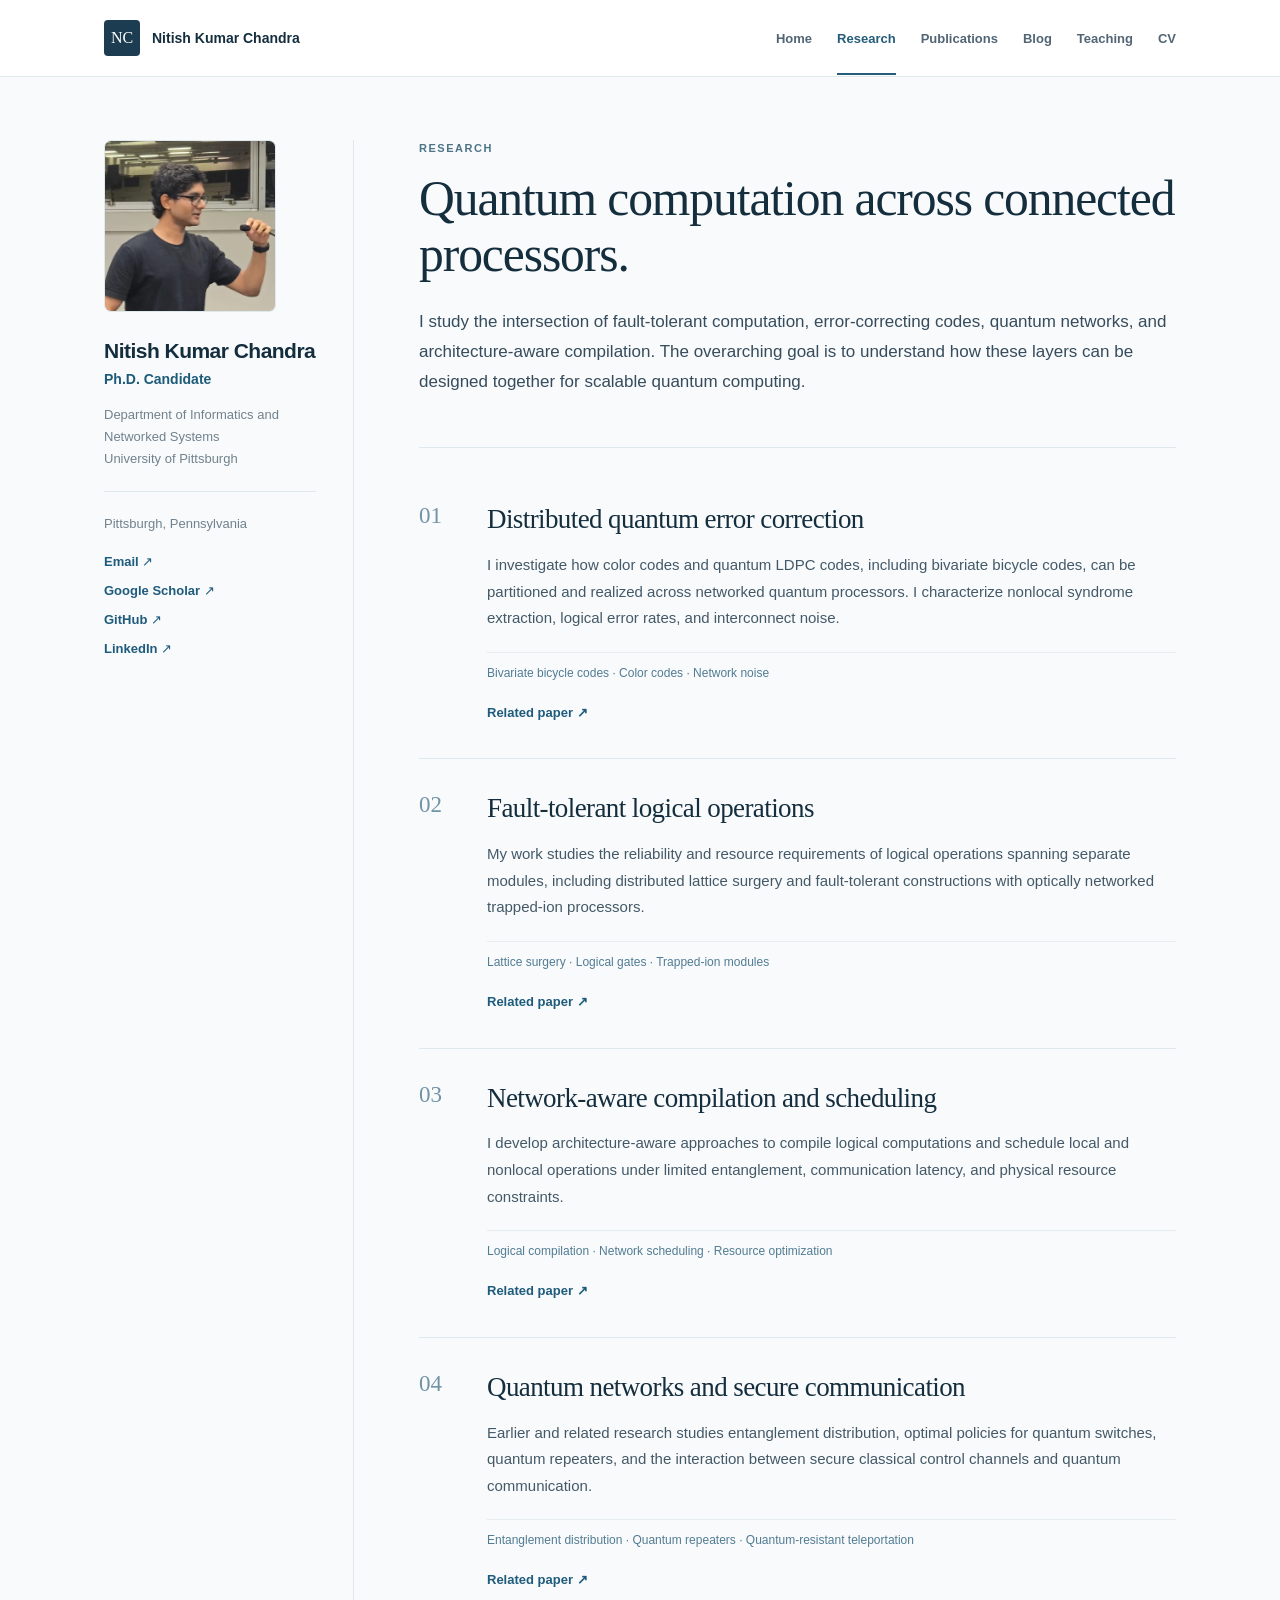
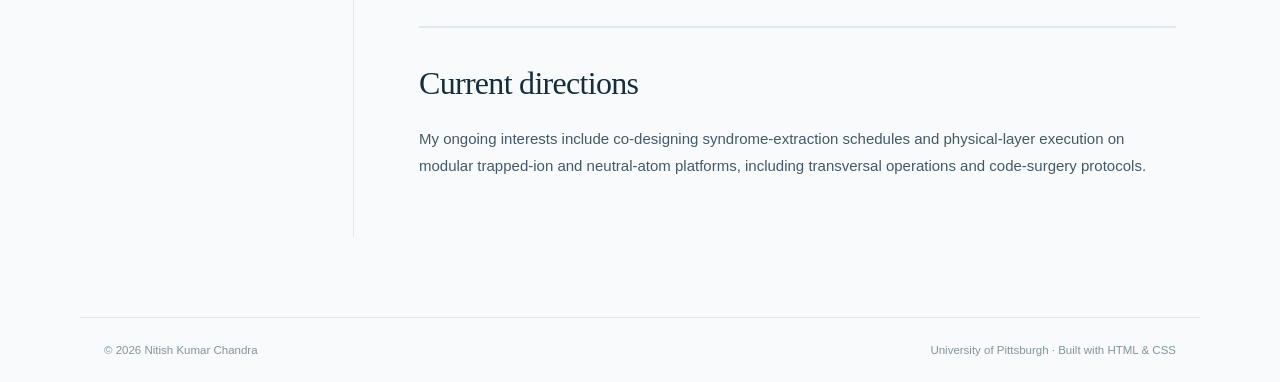
<file: research/index.html>
<!doctype html><html lang="en"><head><meta charset="utf-8"><meta name="viewport" content="width=device-width,initial-scale=1"><meta name="color-scheme" content="light"><meta name="theme-color" content="#f8fafb"><title>Research | Nitish Kumar Chandra</title><meta name="description" content="Nitish Kumar Chandra, Ph.D. Candidate at the University of Pittsburgh. Research in distributed fault-tolerant quantum computing and quantum error correction."><link rel="icon" href="../site/favicon.svg" type="image/svg+xml"><link rel="stylesheet" href="../site/style.css"></head>
<body><a class="skip" href="#main">Skip to content</a><header class="header"><div class="header-inner"><a class="brand" href="../"><span class="brand-icon">NC</span><span>Nitish Kumar Chandra</span></a><nav class="desktop-nav" aria-label="Primary navigation"><a href="../">Home</a><a href="../research/" aria-current="page">Research</a><a href="../publications/">Publications</a><a href="../blog/">Blog</a><a href="../teaching/">Teaching</a><a href="../cv/">CV</a></nav><details class="mobile-nav"><summary>Menu ☰</summary><nav aria-label="Mobile navigation"><a href="../">Home</a><a href="../research/" aria-current="page">Research</a><a href="../publications/">Publications</a><a href="../blog/">Blog</a><a href="../teaching/">Teaching</a><a href="../cv/">CV</a></nav></details></div></header>
<div class="layout"><aside class="profile"><img src="../assets/images/nitish-portrait-v2.webp" width="180" height="180" alt="Portrait of Nitish Kumar Chandra"><h2>Nitish Kumar Chandra</h2><p class="candidate">Ph.D. Candidate</p><p>Department of Informatics and Networked Systems<br>University of Pittsburgh</p><hr><p>Pittsburgh, Pennsylvania</p><div class="social"><a href="mailto:nkc16@pitt.edu">Email ↗</a><a href="https://scholar.google.com/citations?user=l00UwP0AAAAJ" target="_blank" rel="noopener noreferrer">Google Scholar ↗</a><a href="https://github.com/nitishkrchandra" target="_blank" rel="noopener noreferrer">GitHub ↗</a><a href="https://www.linkedin.com/in/nitishkrchandra" target="_blank" rel="noopener noreferrer">LinkedIn ↗</a></div></aside>
<main id="main"><div class="intro"><p class="eyebrow">Research</p><h1>Quantum computation across connected processors.</h1><p class="lede">I study the intersection of fault-tolerant computation, error-correcting codes, quantum networks, and architecture-aware compilation. The overarching goal is to understand how these layers can be designed together for scalable quantum computing.</p></div>
<section class="research-item" id="qec"><span class="number">01</span><div><h2>Distributed quantum error correction</h2><p>I investigate how color codes and quantum LDPC codes, including bivariate bicycle codes, can be partitioned and realized across networked quantum processors. I characterize nonlocal syndrome extraction, logical error rates, and interconnect noise.</p><p class="research-tags">Bivariate bicycle codes · Color codes · Network noise</p><a href="https://arxiv.org/abs/2605.04663" target="_blank" rel="noopener noreferrer">Related paper ↗</a></div></section><section class="research-item" id="operations"><span class="number">02</span><div><h2>Fault-tolerant logical operations</h2><p>My work studies the reliability and resource requirements of logical operations spanning separate modules, including distributed lattice surgery and fault-tolerant constructions with optically networked trapped-ion processors.</p><p class="research-tags">Lattice surgery · Logical gates · Trapped-ion modules</p><a href="https://arxiv.org/abs/2607.29186" target="_blank" rel="noopener noreferrer">Related paper ↗</a></div></section><section class="research-item" id="compilation"><span class="number">03</span><div><h2>Network-aware compilation and scheduling</h2><p>I develop architecture-aware approaches to compile logical computations and schedule local and nonlocal operations under limited entanglement, communication latency, and physical resource constraints.</p><p class="research-tags">Logical compilation · Network scheduling · Resource optimization</p><a href="https://doi.org/10.1109/TPS-ISA62245.2024.00068" target="_blank" rel="noopener noreferrer">Related paper ↗</a></div></section><section class="research-item" id="networks"><span class="number">04</span><div><h2>Quantum networks and secure communication</h2><p>Earlier and related research studies entanglement distribution, optimal policies for quantum switches, quantum repeaters, and the interaction between secure classical control channels and quantum communication.</p><p class="research-tags">Entanglement distribution · Quantum repeaters · Quantum-resistant teleportation</p><a href="https://arxiv.org/abs/2604.16101" target="_blank" rel="noopener noreferrer">Related paper ↗</a></div></section>
<section class="section"><h2>Current directions</h2><p>My ongoing interests include co-designing syndrome-extraction schedules and physical-layer execution on modular trapped-ion and neutral-atom platforms, including transversal operations and code-surgery protocols.</p></section></main></div><footer><span>© 2026 Nitish Kumar Chandra</span><span>University of Pittsburgh · Built with HTML &amp; CSS</span></footer></body></html>
</file>
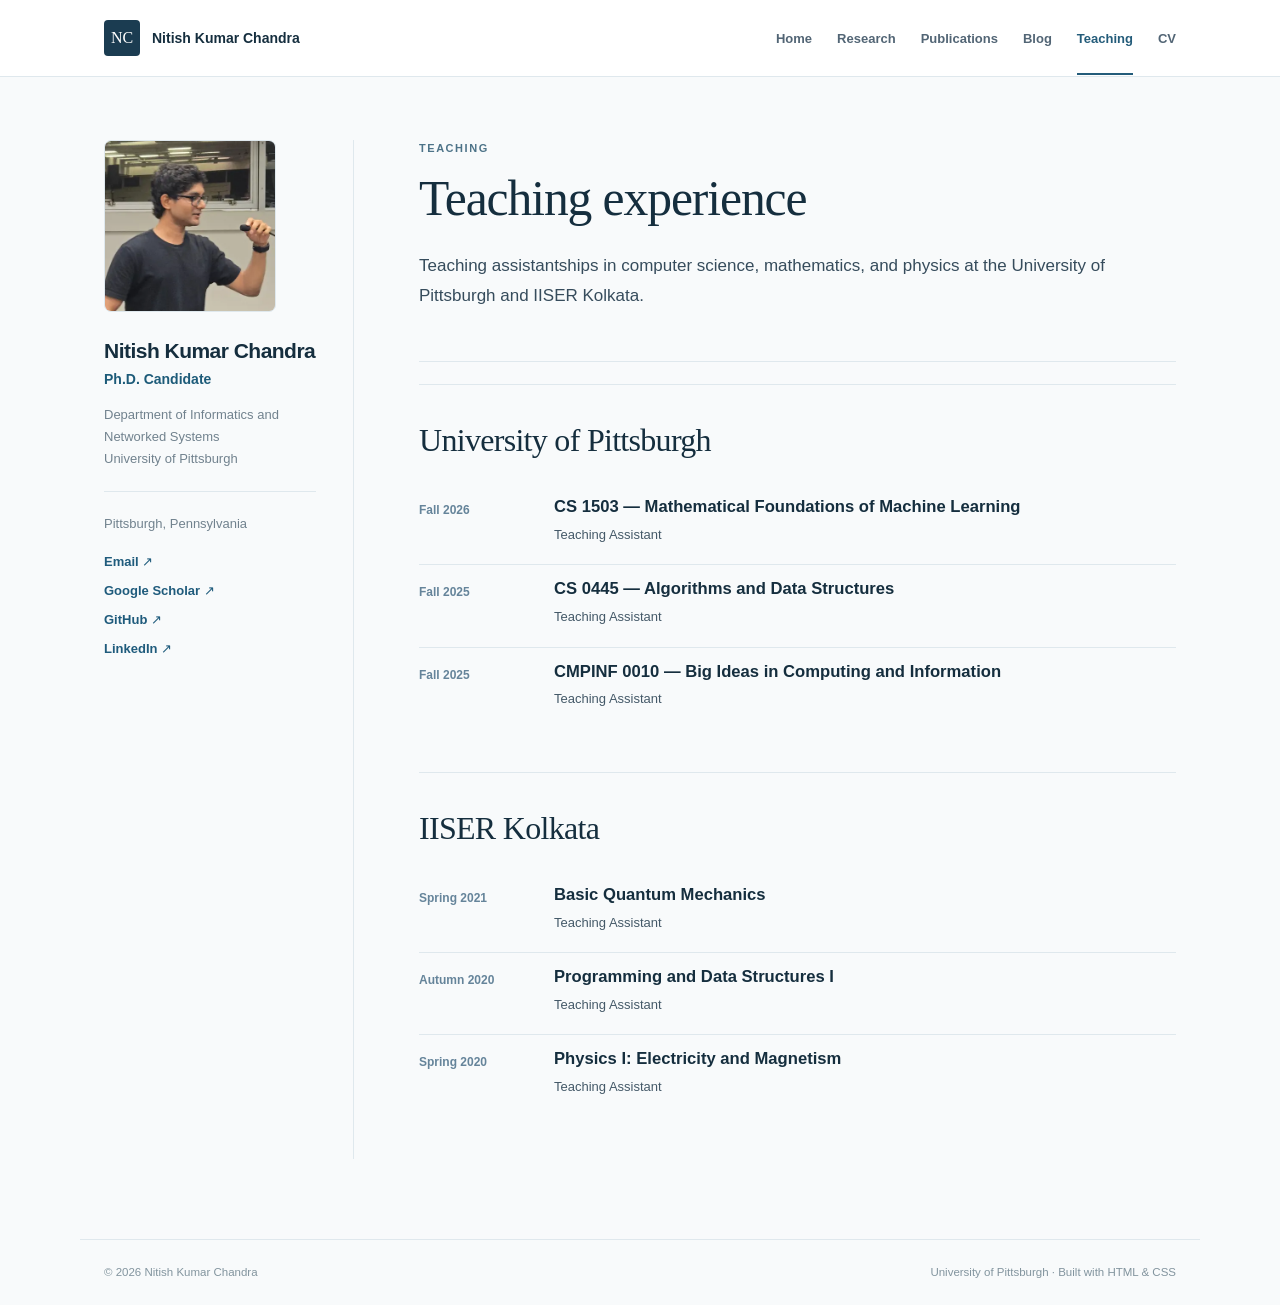
<file: teaching/index.html>
<!doctype html><html lang="en"><head><meta charset="utf-8"><meta name="viewport" content="width=device-width,initial-scale=1"><meta name="color-scheme" content="light"><meta name="theme-color" content="#f8fafb"><title>Teaching | Nitish Kumar Chandra</title><meta name="description" content="Nitish Kumar Chandra, Ph.D. Candidate at the University of Pittsburgh. Research in distributed fault-tolerant quantum computing and quantum error correction."><link rel="icon" href="../site/favicon.svg" type="image/svg+xml"><link rel="stylesheet" href="../site/style.css"></head>
<body><a class="skip" href="#main">Skip to content</a><header class="header"><div class="header-inner"><a class="brand" href="../"><span class="brand-icon">NC</span><span>Nitish Kumar Chandra</span></a><nav class="desktop-nav" aria-label="Primary navigation"><a href="../">Home</a><a href="../research/">Research</a><a href="../publications/">Publications</a><a href="../blog/">Blog</a><a href="../teaching/" aria-current="page">Teaching</a><a href="../cv/">CV</a></nav><details class="mobile-nav"><summary>Menu ☰</summary><nav aria-label="Mobile navigation"><a href="../">Home</a><a href="../research/">Research</a><a href="../publications/">Publications</a><a href="../blog/">Blog</a><a href="../teaching/" aria-current="page">Teaching</a><a href="../cv/">CV</a></nav></details></div></header>
<div class="layout"><aside class="profile"><img src="../assets/images/nitish-portrait-v2.webp" width="180" height="180" alt="Portrait of Nitish Kumar Chandra"><h2>Nitish Kumar Chandra</h2><p class="candidate">Ph.D. Candidate</p><p>Department of Informatics and Networked Systems<br>University of Pittsburgh</p><hr><p>Pittsburgh, Pennsylvania</p><div class="social"><a href="mailto:nkc16@pitt.edu">Email ↗</a><a href="https://scholar.google.com/citations?user=l00UwP0AAAAJ" target="_blank" rel="noopener noreferrer">Google Scholar ↗</a><a href="https://github.com/nitishkrchandra" target="_blank" rel="noopener noreferrer">GitHub ↗</a><a href="https://www.linkedin.com/in/nitishkrchandra" target="_blank" rel="noopener noreferrer">LinkedIn ↗</a></div></aside>
<main id="main"><div class="intro"><p class="eyebrow">Teaching</p><h1>Teaching experience</h1><p class="lede">Teaching assistantships in computer science, mathematics, and physics at the University of Pittsburgh and IISER Kolkata.</p></div>
<section class="section"><h2>University of Pittsburgh</h2>
<div class="timeline"><span>Fall 2026</span><div><h3>CS 1503 — Mathematical Foundations of Machine Learning</h3><p>Teaching Assistant</p></div></div>
<div class="timeline"><span>Fall 2025</span><div><h3>CS 0445 — Algorithms and Data Structures</h3><p>Teaching Assistant</p></div></div>
<div class="timeline"><span>Fall 2025</span><div><h3>CMPINF 0010 — Big Ideas in Computing and Information</h3><p>Teaching Assistant</p></div></div></section>
<section class="section"><h2>IISER Kolkata</h2>
<div class="timeline"><span>Spring 2021</span><div><h3>Basic Quantum Mechanics</h3><p>Teaching Assistant</p></div></div>
<div class="timeline"><span>Autumn 2020</span><div><h3>Programming and Data Structures I</h3><p>Teaching Assistant</p></div></div>
<div class="timeline"><span>Spring 2020</span><div><h3>Physics I: Electricity and Magnetism</h3><p>Teaching Assistant</p></div></div></section></main></div><footer><span>© 2026 Nitish Kumar Chandra</span><span>University of Pittsburgh · Built with HTML &amp; CSS</span></footer></body></html>
</file>
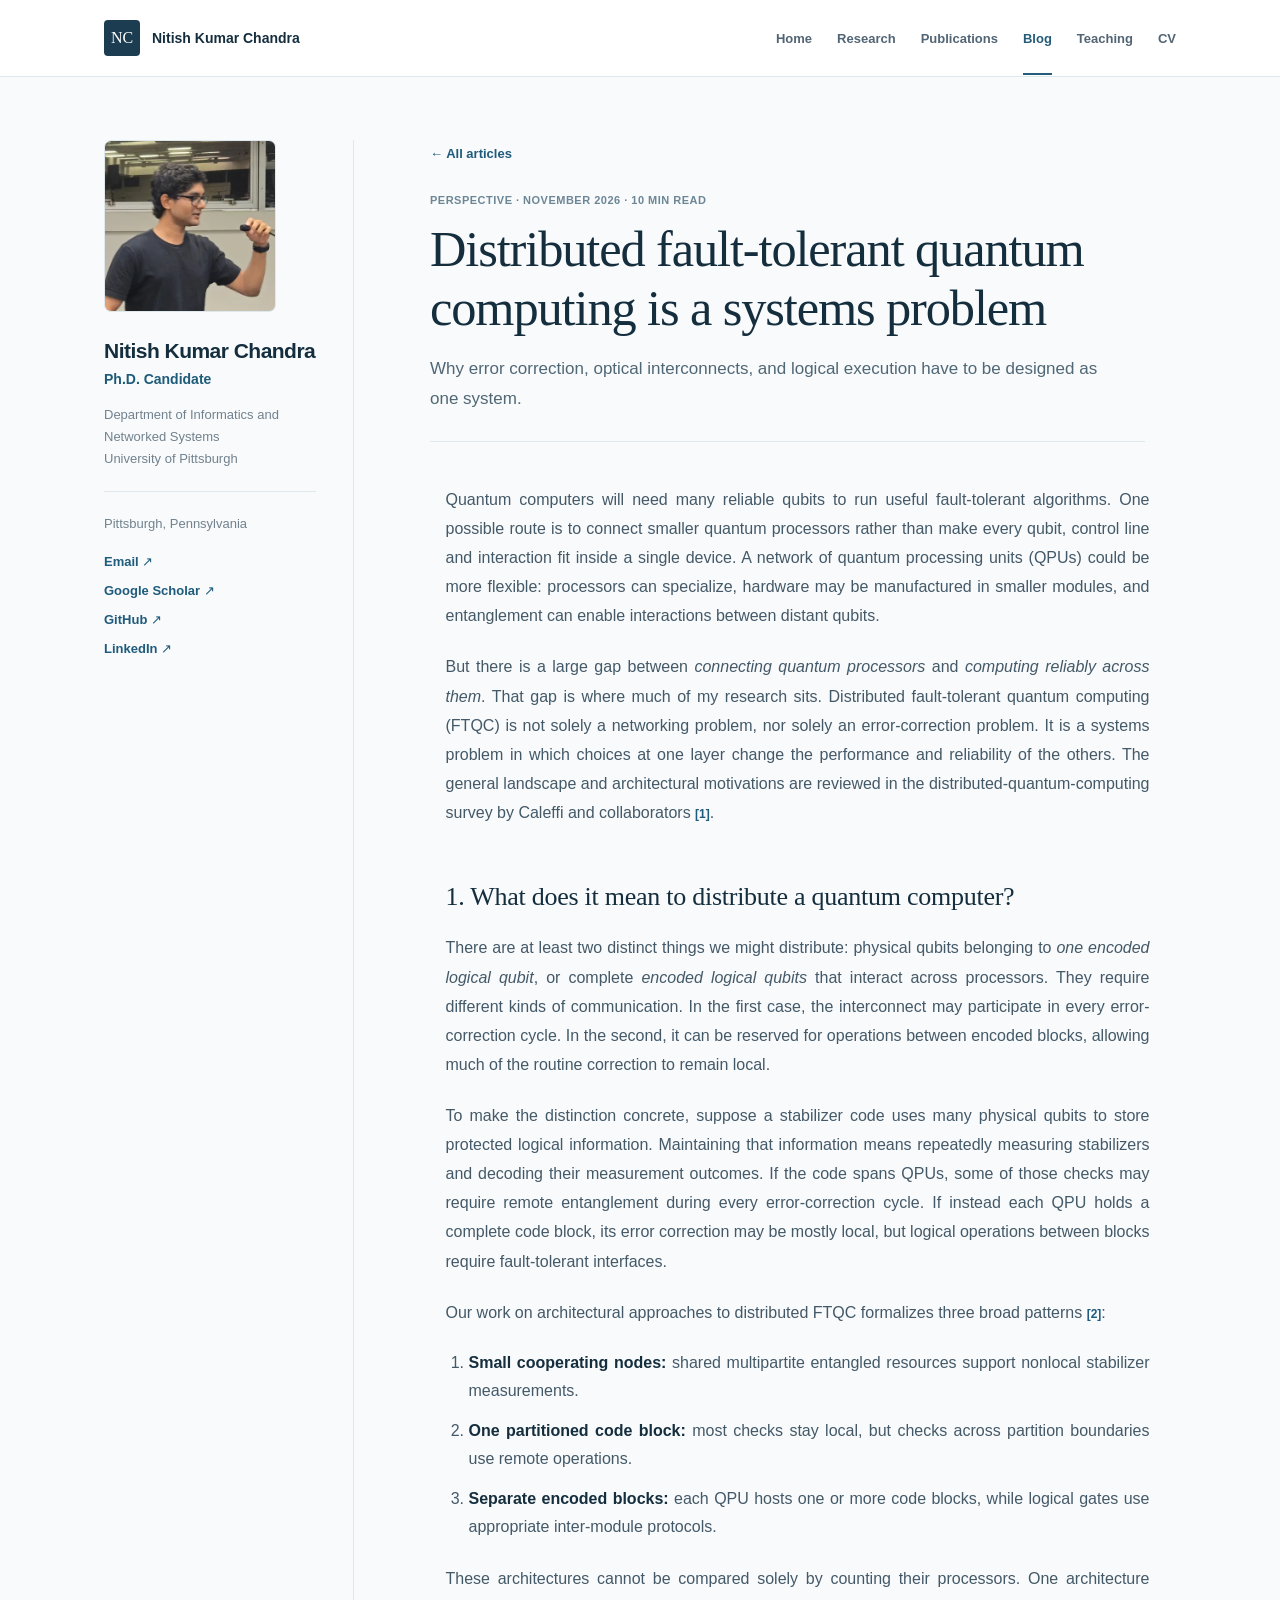
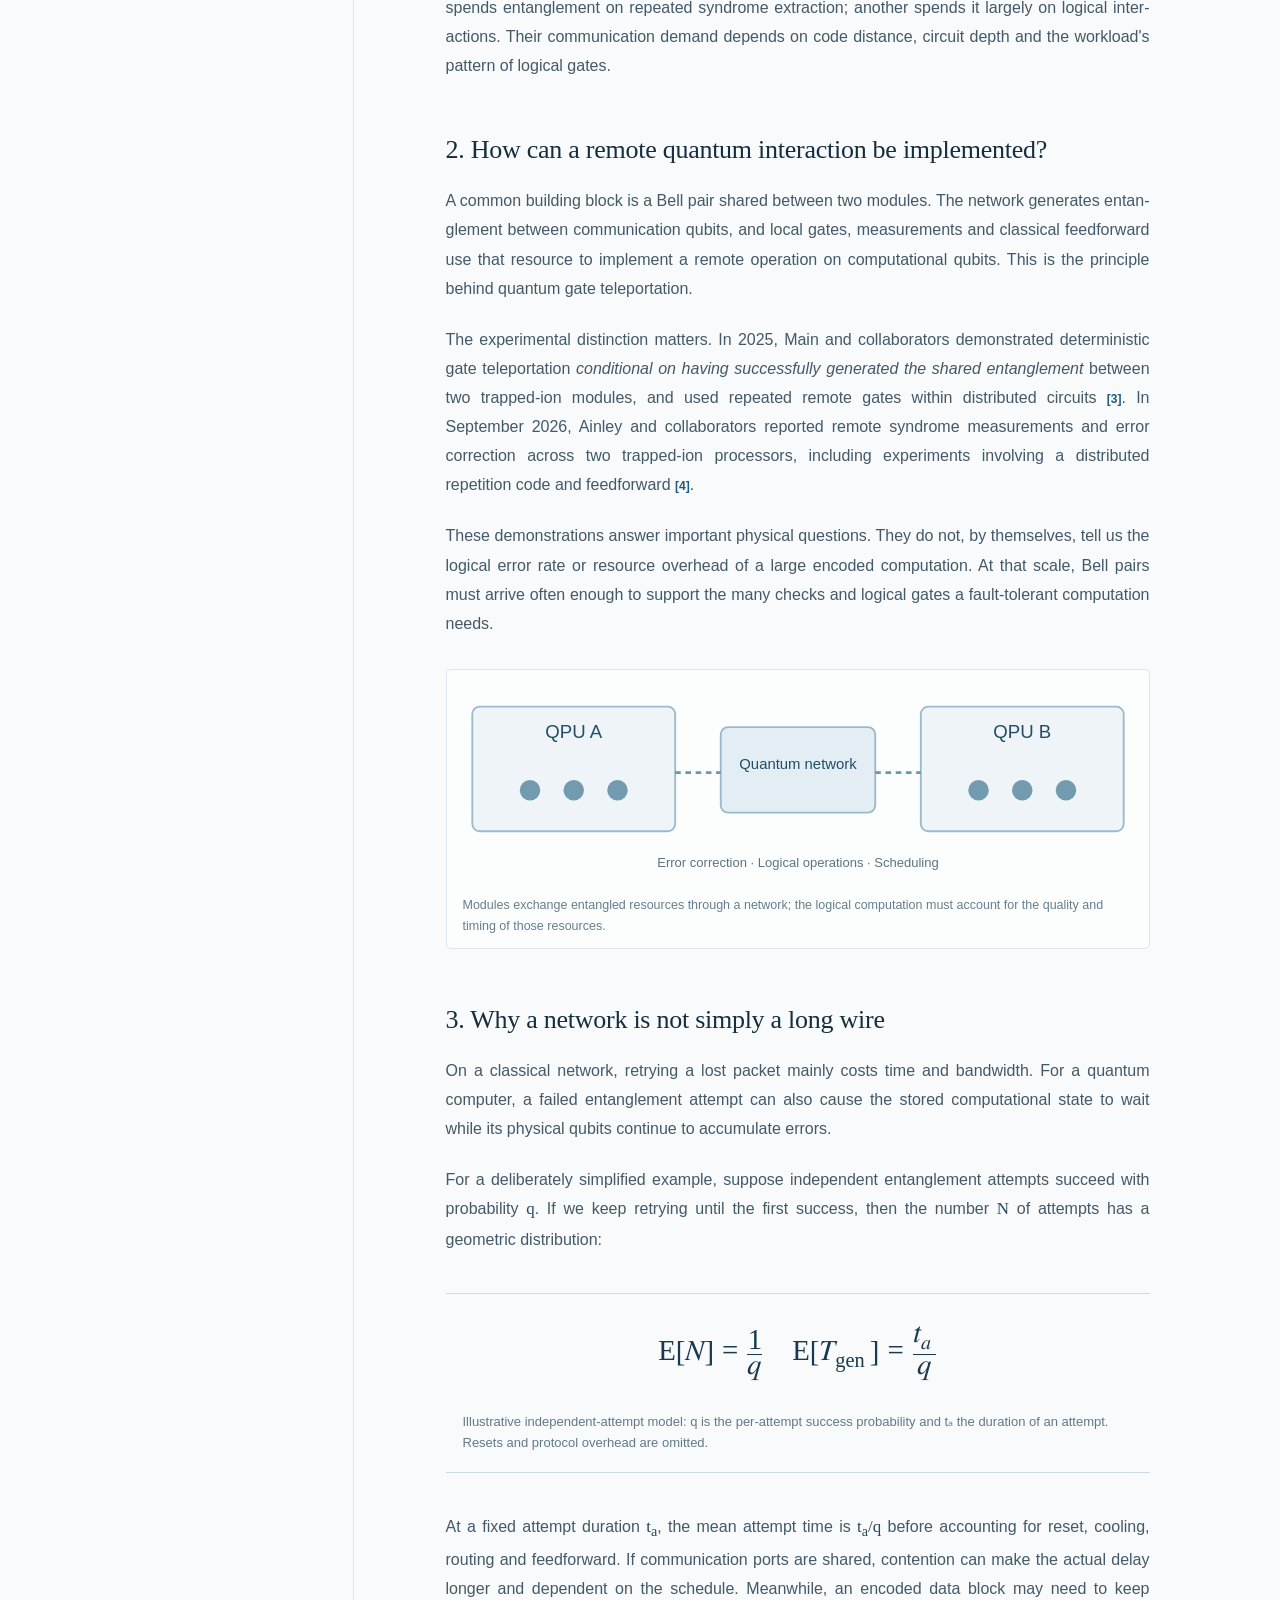
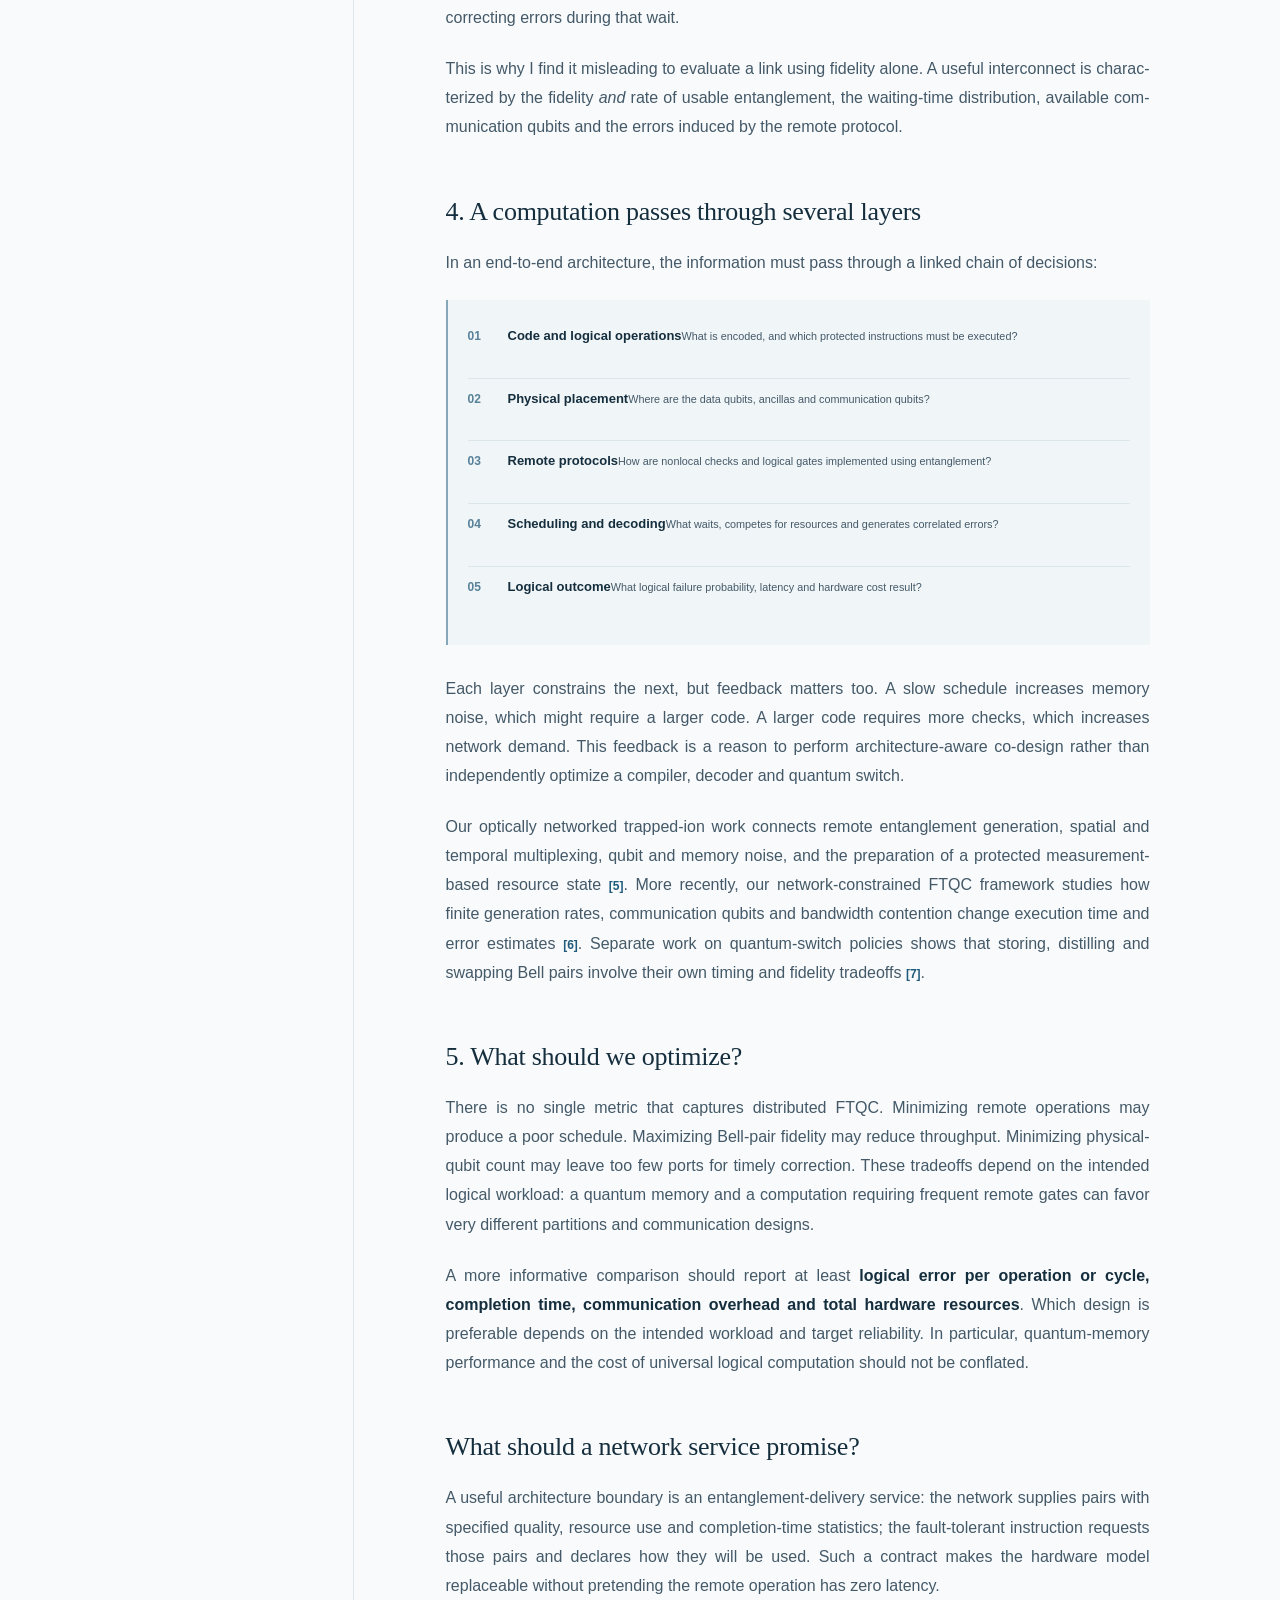
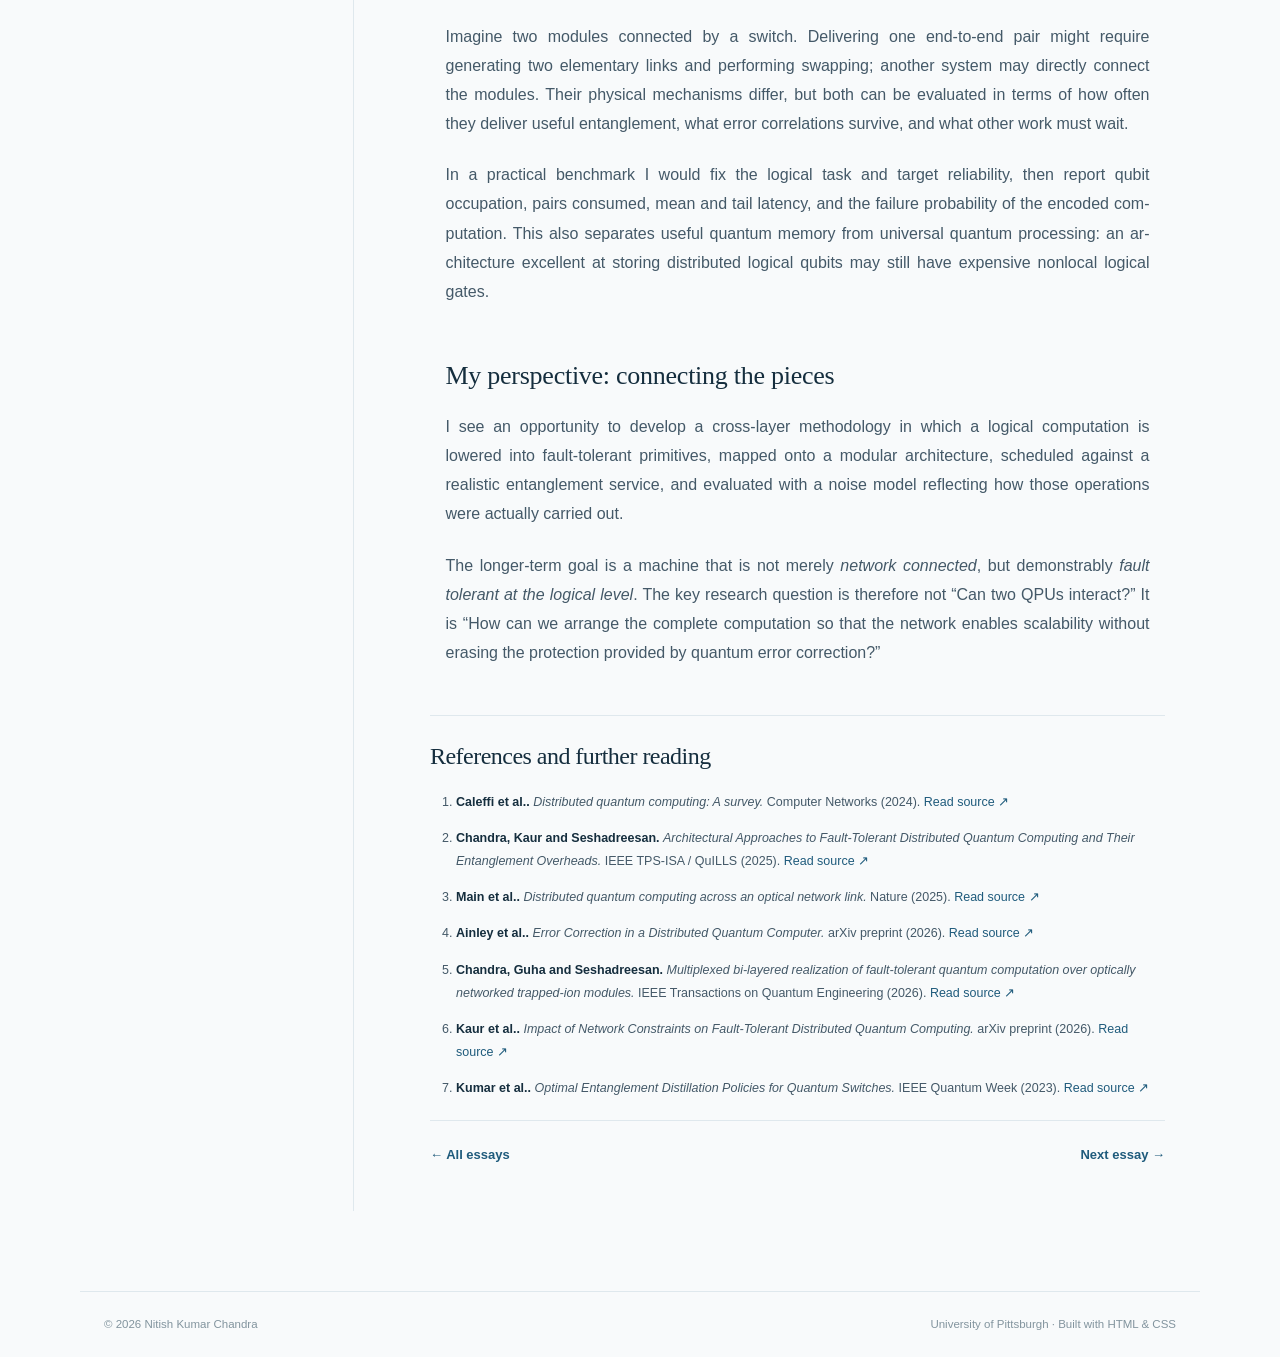
<file: blog/distributed-ftqc-systems-problem/index.html>
<!doctype html><html lang="en"><head><meta charset="utf-8"><meta name="viewport" content="width=device-width,initial-scale=1"><meta name="color-scheme" content="light"><meta name="theme-color" content="#f8fafb"><title>Distributed fault-tolerant quantum computing is a systems problem | Nitish Kumar Chandra</title><meta name="description" content="Nitish Kumar Chandra, Ph.D. Candidate at the University of Pittsburgh. Research in distributed fault-tolerant quantum computing and quantum error correction."><link rel="icon" href="../../site/favicon.svg" type="image/svg+xml"><link rel="stylesheet" href="../../site/style.css?v=20261102-academic"></head>
<body><a class="skip" href="#main">Skip to content</a><header class="header"><div class="header-inner"><a class="brand" href="../../"><span class="brand-icon">NC</span><span>Nitish Kumar Chandra</span></a><nav class="desktop-nav" aria-label="Primary navigation"><a href="../../">Home</a><a href="../../research/">Research</a><a href="../../publications/">Publications</a><a href="../../blog/" aria-current="page">Blog</a><a href="../../teaching/">Teaching</a><a href="../../cv/">CV</a></nav><details class="mobile-nav"><summary>Menu ☰</summary><nav aria-label="Mobile navigation"><a href="../../">Home</a><a href="../../research/">Research</a><a href="../../publications/">Publications</a><a href="../../blog/" aria-current="page">Blog</a><a href="../../teaching/">Teaching</a><a href="../../cv/">CV</a></nav></details></div></header>
<div class="layout"><aside class="profile"><img src="../../assets/images/nitish-portrait-v2.webp" width="180" height="180" alt="Portrait of Nitish Kumar Chandra"><h2>Nitish Kumar Chandra</h2><p class="candidate">Ph.D. Candidate</p><p>Department of Informatics and Networked Systems<br>University of Pittsburgh</p><hr><p>Pittsburgh, Pennsylvania</p><div class="social"><a href="mailto:nkc16@pitt.edu">Email ↗</a><a href="https://scholar.google.com/citations?user=l00UwP0AAAAJ" target="_blank" rel="noopener noreferrer">Google Scholar ↗</a><a href="https://github.com/nitishkrchandra" target="_blank" rel="noopener noreferrer">GitHub ↗</a><a href="https://www.linkedin.com/in/nitishkrchandra" target="_blank" rel="noopener noreferrer">LinkedIn ↗</a></div></aside>
<main id="main"><div class="blog-post"><a class="blog-post-back" href="../">← All articles</a><header class="blog-post-header"><p class="blog-post-meta">Perspective · November 2026 · 10 min read</p><h1>Distributed fault-tolerant quantum computing is a systems problem</h1><p class="blog-post-deck">Why error correction, optical interconnects, and logical execution have to be designed as one system.</p></header><div class="blog-prose">
<p>Quantum computers will need many reliable qubits to run useful fault-tolerant algorithms. One possible route is to connect smaller quantum processors rather than make every qubit, control line and in&shy;ter&shy;ac&shy;tion fit inside a single device. A network of quantum processing units (QPUs) could be more flexible: processors can specialize, hardware may be manufactured in smaller modules, and en&shy;tan&shy;gle&shy;ment can enable in&shy;ter&shy;ac&shy;tions between distant qubits.</p>
<p>But there is a large gap between <em>connecting quantum processors</em> and <em>computing reliably across them</em>. That gap is where much of my research sits. Dis&shy;trib&shy;uted fault-tolerant quantum computing (FTQC) is not solely a networking problem, nor solely an error-correction problem. It is a systems problem in which choices at one layer change the per&shy;for&shy;mance and re&shy;li&shy;a&shy;bil&shy;i&shy;ty of the others. The general landscape and ar&shy;chi&shy;tec&shy;tural motivations are reviewed in the dis&shy;trib&shy;uted-quantum-computing survey by Caleffi and collaborators <a class="cite-note" href="#ref-1" aria-label="Reference 1">[1]</a>.</p>

<h2>1. What does it mean to distribute a quantum computer?</h2>
<p>There are at least two distinct things we might distribute: physical qubits belonging to <em>one encoded logical qubit</em>, or complete <em>encoded logical qubits</em> that interact across processors. They require different kinds of com&shy;mu&shy;ni&shy;ca&shy;tion. In the first case, the in&shy;ter&shy;con&shy;nect may par&shy;tic&shy;i&shy;pate in every error-correction cycle. In the second, it can be reserved for operations between encoded blocks, allowing much of the routine correction to remain local.</p>
<p>To make the dis&shy;tinc&shy;tion concrete, suppose a stabilizer code uses many physical qubits to store protected logical in&shy;for&shy;ma&shy;tion. Maintaining that in&shy;for&shy;ma&shy;tion means repeatedly measuring stabilizers and decoding their mea&shy;sure&shy;ment outcomes. If the code spans QPUs, some of those checks may require remote en&shy;tan&shy;gle&shy;ment during every error-correction cycle. If instead each QPU holds a complete code block, its error correction may be mostly local, but logical operations between blocks require fault-tolerant interfaces.</p>
<p>Our work on ar&shy;chi&shy;tec&shy;tural approaches to dis&shy;trib&shy;uted FTQC formalizes three broad patterns <a class="cite-note" href="#ref-2" aria-label="Reference 2">[2]</a>:</p>
<ol>
<li><strong>Small cooperating nodes:</strong> shared multipartite entangled resources support nonlocal stabilizer measurements.</li>
<li><strong>One partitioned code block:</strong> most checks stay local, but checks across partition boundaries use remote operations.</li>
<li><strong>Separate encoded blocks:</strong> each QPU hosts one or more code blocks, while logical gates use appropriate inter-module protocols.</li>
</ol>
<p>These ar&shy;chi&shy;tec&shy;tures cannot be compared solely by counting their processors. One ar&shy;chi&shy;tec&shy;ture spends en&shy;tan&shy;gle&shy;ment on repeated syndrome extraction; another spends it largely on logical in&shy;ter&shy;ac&shy;tions. Their com&shy;mu&shy;ni&shy;ca&shy;tion demand depends on code distance, circuit depth and the workload's pattern of logical gates.</p>


<h2>2. How can a remote quantum interaction be implemented?</h2>
<p>A common building block is a Bell pair shared between two modules. The network generates en&shy;tan&shy;gle&shy;ment between com&shy;mu&shy;ni&shy;ca&shy;tion qubits, and local gates, mea&shy;sure&shy;ments and classical feed&shy;for&shy;ward use that resource to implement a remote operation on com&shy;pu&shy;ta&shy;tion&shy;al qubits. This is the principle behind quantum gate tele&shy;por&shy;ta&shy;tion.</p>
<p>The experimental dis&shy;tinc&shy;tion matters. In 2025, Main and collaborators demonstrated deterministic gate tele&shy;por&shy;ta&shy;tion <em>con&shy;di&shy;tion&shy;al on having successfully generated the shared en&shy;tan&shy;gle&shy;ment</em> between two trapped-ion modules, and used repeated remote gates within dis&shy;trib&shy;uted circuits <a class="cite-note" href="#ref-3" aria-label="Reference 3">[3]</a>. In September 2026, Ainley and collaborators reported remote syndrome mea&shy;sure&shy;ments and error correction across two trapped-ion processors, including experiments involving a dis&shy;trib&shy;uted repetition code and feed&shy;for&shy;ward <a class="cite-note" href="#ref-4" aria-label="Reference 4">[4]</a>.</p>
<p>These demonstrations answer important physical questions. They do not, by themselves, tell us the logical error rate or resource overhead of a large encoded com&shy;pu&shy;ta&shy;tion. At that scale, Bell pairs must arrive often enough to support the many checks and logical gates a fault-tolerant com&shy;pu&shy;ta&shy;tion needs.</p>


<figure class="blog-visual"><svg xmlns="http://www.w3.org/2000/svg" viewBox="0 0 720 210" role="img" aria-label="Two quantum processing units linked by a shared quantum network"><rect x="10" y="20" width="218" height="134" rx="8" fill="#eef4f7" stroke="#9cbacb" stroke-width="2"/><rect x="492" y="20" width="218" height="134" rx="8" fill="#eef4f7" stroke="#9cbacb" stroke-width="2"/><rect x="277" y="42" width="166" height="92" rx="8" fill="#e3eef4" stroke="#9cbacb" stroke-width="2"/><text x="119" y="54" text-anchor="middle" fill="#244e66" font-size="20">QPU A</text><text x="601" y="54" text-anchor="middle" fill="#244e66" font-size="20">QPU B</text><text x="360" y="87" text-anchor="middle" fill="#244e66" font-size="16">Quantum network</text><g stroke="#6e96ab" stroke-width="3" stroke-dasharray="6 5"><line x1="228" y1="91" x2="277" y2="91"/><line x1="443" y1="91" x2="492" y2="91"/></g><g fill="#729bb0"><circle cx="72" cy="110" r="11"/><circle cx="119" cy="110" r="11"/><circle cx="166" cy="110" r="11"/><circle cx="554" cy="110" r="11"/><circle cx="601" cy="110" r="11"/><circle cx="648" cy="110" r="11"/></g><text x="360" y="192" text-anchor="middle" font-size="14" fill="#5a7485">Error correction · Logical operations · Scheduling</text></svg><figcaption>Modules exchange entangled resources through a network; the logical computation must account for the quality and timing of those resources.</figcaption></figure>
<h2>3. Why a network is not simply a long wire</h2>
<p>On a classical network, retrying a lost packet mainly costs time and bandwidth. For a quantum computer, a failed en&shy;tan&shy;gle&shy;ment attempt can also cause the stored com&shy;pu&shy;ta&shy;tion&shy;al state to wait while its physical qubits continue to accumulate errors.</p>
<p>For a deliberately simplified example, suppose in&shy;de&shy;pen&shy;dent en&shy;tan&shy;gle&shy;ment attempts succeed with prob&shy;a&shy;bil&shy;i&shy;ty <span class="blog-math">q</span>. If we keep retrying until the first success, then the number <span class="blog-math">N</span> of attempts has a geometric dis&shy;tri&shy;bu&shy;tion:</p>
<figure class="math-typeset"><math xmlns="http://www.w3.org/1998/Math/MathML" display="block"><semantics><mrow><mi mathvariant="normal">E</mi><mo>[</mo><mi>N</mi><mo>]</mo><mo>=</mo><mfrac><mn>1</mn><mi>q</mi></mfrac><mspace width="1em"/><mi mathvariant="normal">E</mi><mo>[</mo><msub><mi>T</mi><mtext>gen</mtext></msub><mo>]</mo><mo>=</mo><mfrac><msub><mi>t</mi><mi>a</mi></msub><mi>q</mi></mfrac></mrow><annotation encoding="application/x-tex">\mathbb{E}[N]=1/q,\quad\mathbb{E}[T_{\mathrm{gen}}]=t_a/q</annotation></semantics></math><figcaption>Illustrative independent-attempt model: q is the per-attempt success probability and tₐ the duration of an attempt. Resets and protocol overhead are omitted.</figcaption></figure>
<p>At a fixed attempt duration <span class="blog-math">t<sub>a</sub></span>, the mean attempt time is <span class="blog-math">t<sub>a</sub>/q</span> before accounting for reset, cooling, routing and feed&shy;for&shy;ward. If com&shy;mu&shy;ni&shy;ca&shy;tion ports are shared, contention can make the actual delay longer and dependent on the schedule. Meanwhile, an encoded data block may need to keep correcting errors during that wait.</p>
<p>This is why I find it misleading to evaluate a link using fidelity alone. A useful in&shy;ter&shy;con&shy;nect is char&shy;ac&shy;ter&shy;ized by the fidelity <em>and</em> rate of usable en&shy;tan&shy;gle&shy;ment, the waiting-time dis&shy;tri&shy;bu&shy;tion, available com&shy;mu&shy;ni&shy;ca&shy;tion qubits and the errors induced by the remote protocol.</p>


<h2>4. A computation passes through several layers</h2>
<p>In an end-to-end ar&shy;chi&shy;tec&shy;ture, the in&shy;for&shy;ma&shy;tion must pass through a linked chain of decisions:</p>
<div class="blog-steps">
<div><span>01</span><p><strong>Code and logical operations</strong><small>What is encoded, and which protected in&shy;struc&shy;tions must be executed?</small></p></div>
<div><span>02</span><p><strong>Physical placement</strong><small>Where are the data qubits, ancillas and com&shy;mu&shy;ni&shy;ca&shy;tion qubits?</small></p></div>
<div><span>03</span><p><strong>Remote protocols</strong><small>How are nonlocal checks and logical gates im&shy;ple&shy;ment&shy;ed using en&shy;tan&shy;gle&shy;ment?</small></p></div>
<div><span>04</span><p><strong>Scheduling and decoding</strong><small>What waits, competes for resources and generates correlated errors?</small></p></div>
<div><span>05</span><p><strong>Logical outcome</strong><small>What logical failure prob&shy;a&shy;bil&shy;i&shy;ty, latency and hardware cost result?</small></p></div>
</div>
<p>Each layer constrains the next, but feedback matters too. A slow schedule increases memory noise, which might require a larger code. A larger code requires more checks, which increases network demand. This feedback is a reason to perform ar&shy;chi&shy;tec&shy;ture-aware co-design rather than independently optimize a compiler, decoder and quantum switch.</p>
<p>Our optically networked trapped-ion work connects remote en&shy;tan&shy;gle&shy;ment generation, spatial and temporal multiplexing, qubit and memory noise, and the prepa&shy;ra&shy;tion of a protected mea&shy;sure&shy;ment-based resource state <a class="cite-note" href="#ref-5" aria-label="Reference 5">[5]</a>. More recently, our network-con&shy;strained FTQC framework studies how finite generation rates, com&shy;mu&shy;ni&shy;ca&shy;tion qubits and bandwidth contention change execution time and error estimates <a class="cite-note" href="#ref-6" aria-label="Reference 6">[6]</a>. Separate work on quantum-switch policies shows that storing, distilling and swapping Bell pairs involve their own timing and fidelity tradeoffs <a class="cite-note" href="#ref-7" aria-label="Reference 7">[7]</a>.</p>


<h2>5. What should we optimize?</h2>
<p>There is no single metric that captures dis&shy;trib&shy;uted FTQC. Minimizing remote operations may produce a poor schedule. Maximizing Bell-pair fidelity may reduce throughput. Minimizing physical-qubit count may leave too few ports for timely correction. These tradeoffs depend on the intended logical workload: a quantum memory and a com&shy;pu&shy;ta&shy;tion requiring frequent remote gates can favor very different partitions and com&shy;mu&shy;ni&shy;ca&shy;tion designs.</p>
<p>A more informative comparison should report at least <strong>logical error per operation or cycle, completion time, com&shy;mu&shy;ni&shy;ca&shy;tion overhead and total hardware resources</strong>. Which design is preferable depends on the intended workload and target re&shy;li&shy;a&shy;bil&shy;i&shy;ty. In particular, quantum-memory per&shy;for&shy;mance and the cost of universal logical com&shy;pu&shy;ta&shy;tion should not be conflated.</p>


<h2>What should a network service promise?</h2><p>A useful ar&shy;chi&shy;tec&shy;ture boundary is an en&shy;tan&shy;gle&shy;ment-delivery service: the network supplies pairs with specified quality, resource use and completion-time statistics; the fault-tolerant in&shy;struc&shy;tion requests those pairs and declares how they will be used. Such a contract makes the hardware model replaceable without pretending the remote operation has zero latency.</p><p>Imagine two modules connected by a switch. Delivering one end-to-end pair might require generating two elementary links and performing swapping; another system may directly connect the modules. Their physical mechanisms differ, but both can be evaluated in terms of how often they deliver useful en&shy;tan&shy;gle&shy;ment, what error cor&shy;re&shy;la&shy;tions survive, and what other work must wait.</p><p>In a practical benchmark I would fix the logical task and target re&shy;li&shy;a&shy;bil&shy;i&shy;ty, then report qubit occupation, pairs consumed, mean and tail latency, and the failure prob&shy;a&shy;bil&shy;i&shy;ty of the encoded com&shy;pu&shy;ta&shy;tion. This also separates useful quantum memory from universal quantum processing: an ar&shy;chi&shy;tec&shy;ture excellent at storing dis&shy;trib&shy;uted logical qubits may still have expensive nonlocal logical gates.</p>
<h2>My perspective: connecting the pieces</h2>
<p>I see an op&shy;por&shy;tu&shy;ni&shy;ty to develop a cross-layer methodology in which a logical com&shy;pu&shy;ta&shy;tion is lowered into fault-tolerant primitives, mapped onto a modular ar&shy;chi&shy;tec&shy;ture, scheduled against a realistic en&shy;tan&shy;gle&shy;ment service, and evaluated with a noise model reflecting how those operations were actually carried out.</p>
<p>The longer-term goal is a machine that is not merely <em>network connected</em>, but demonstrably <em>fault tolerant at the logical level</em>. The key research question is therefore not “Can two QPUs interact?” It is “How can we arrange the complete com&shy;pu&shy;ta&shy;tion so that the network enables scalability without erasing the protection provided by quantum error correction?”</p></div><section class="blog-refs"><h2>References and further reading</h2><ol><li id="ref-1"><strong>Caleffi et al..</strong> <em>Distributed quantum computing: A survey.</em> Computer Networks (2024). <a href="https://doi.org/10.1016/j.comnet.2024.110672" target="_blank" rel="noopener noreferrer">Read source ↗</a></li>
<li id="ref-2"><strong>Chandra, Kaur and Seshadreesan.</strong> <em>Architectural Approaches to Fault-Tolerant Distributed Quantum Computing and Their Entanglement Overheads.</em> IEEE TPS-ISA / QuILLS (2025). <a href="https://arxiv.org/abs/2511.13657" target="_blank" rel="noopener noreferrer">Read source ↗</a></li>
<li id="ref-3"><strong>Main et al..</strong> <em>Distributed quantum computing across an optical network link.</em> Nature (2025). <a href="https://doi.org/10.1038/s41586-024-08404-x" target="_blank" rel="noopener noreferrer">Read source ↗</a></li>
<li id="ref-4"><strong>Ainley et al..</strong> <em>Error Correction in a Distributed Quantum Computer.</em> arXiv preprint (2026). <a href="https://arxiv.org/abs/2609.13065" target="_blank" rel="noopener noreferrer">Read source ↗</a></li>
<li id="ref-5"><strong>Chandra, Guha and Seshadreesan.</strong> <em>Multiplexed bi-layered realization of fault-tolerant quantum computation over optically networked trapped-ion modules.</em> IEEE Transactions on Quantum Engineering (2026). <a href="https://doi.org/10.1109/TQE.2025.3649617" target="_blank" rel="noopener noreferrer">Read source ↗</a></li>
<li id="ref-6"><strong>Kaur et al..</strong> <em>Impact of Network Constraints on Fault-Tolerant Distributed Quantum Computing.</em> arXiv preprint (2026). <a href="https://arxiv.org/abs/2606.17495" target="_blank" rel="noopener noreferrer">Read source ↗</a></li>
<li id="ref-7"><strong>Kumar et al..</strong> <em>Optimal Entanglement Distillation Policies for Quantum Switches.</em> IEEE Quantum Week (2023). <a href="https://arxiv.org/abs/2305.06804" target="_blank" rel="noopener noreferrer">Read source ↗</a></li></ol></section><div class="blog-next"><a href="../">← All essays</a><a href="../quantum-error-correction-across-modules/">Next essay →</a></div></div></main></div><footer><span>© 2026 Nitish Kumar Chandra</span><span>University of Pittsburgh · Built with HTML &amp; CSS</span></footer></body></html>
</file>
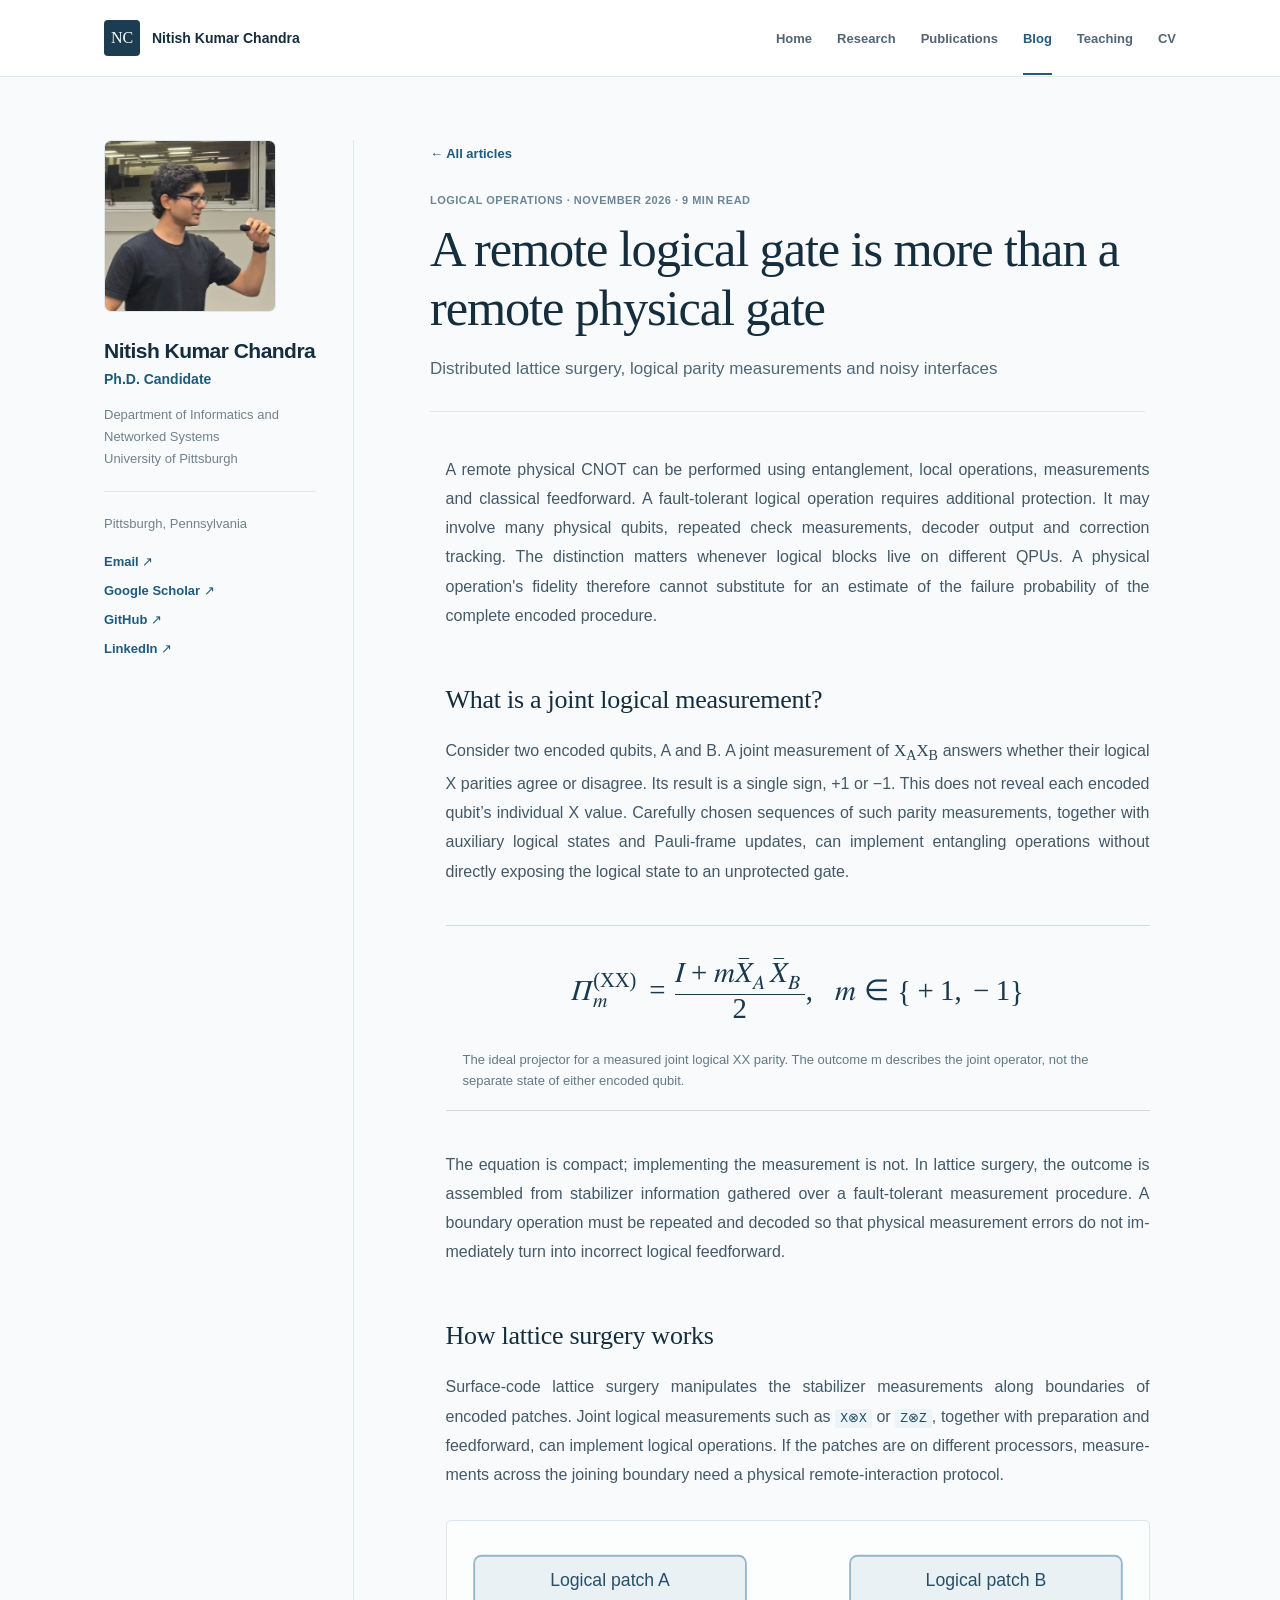
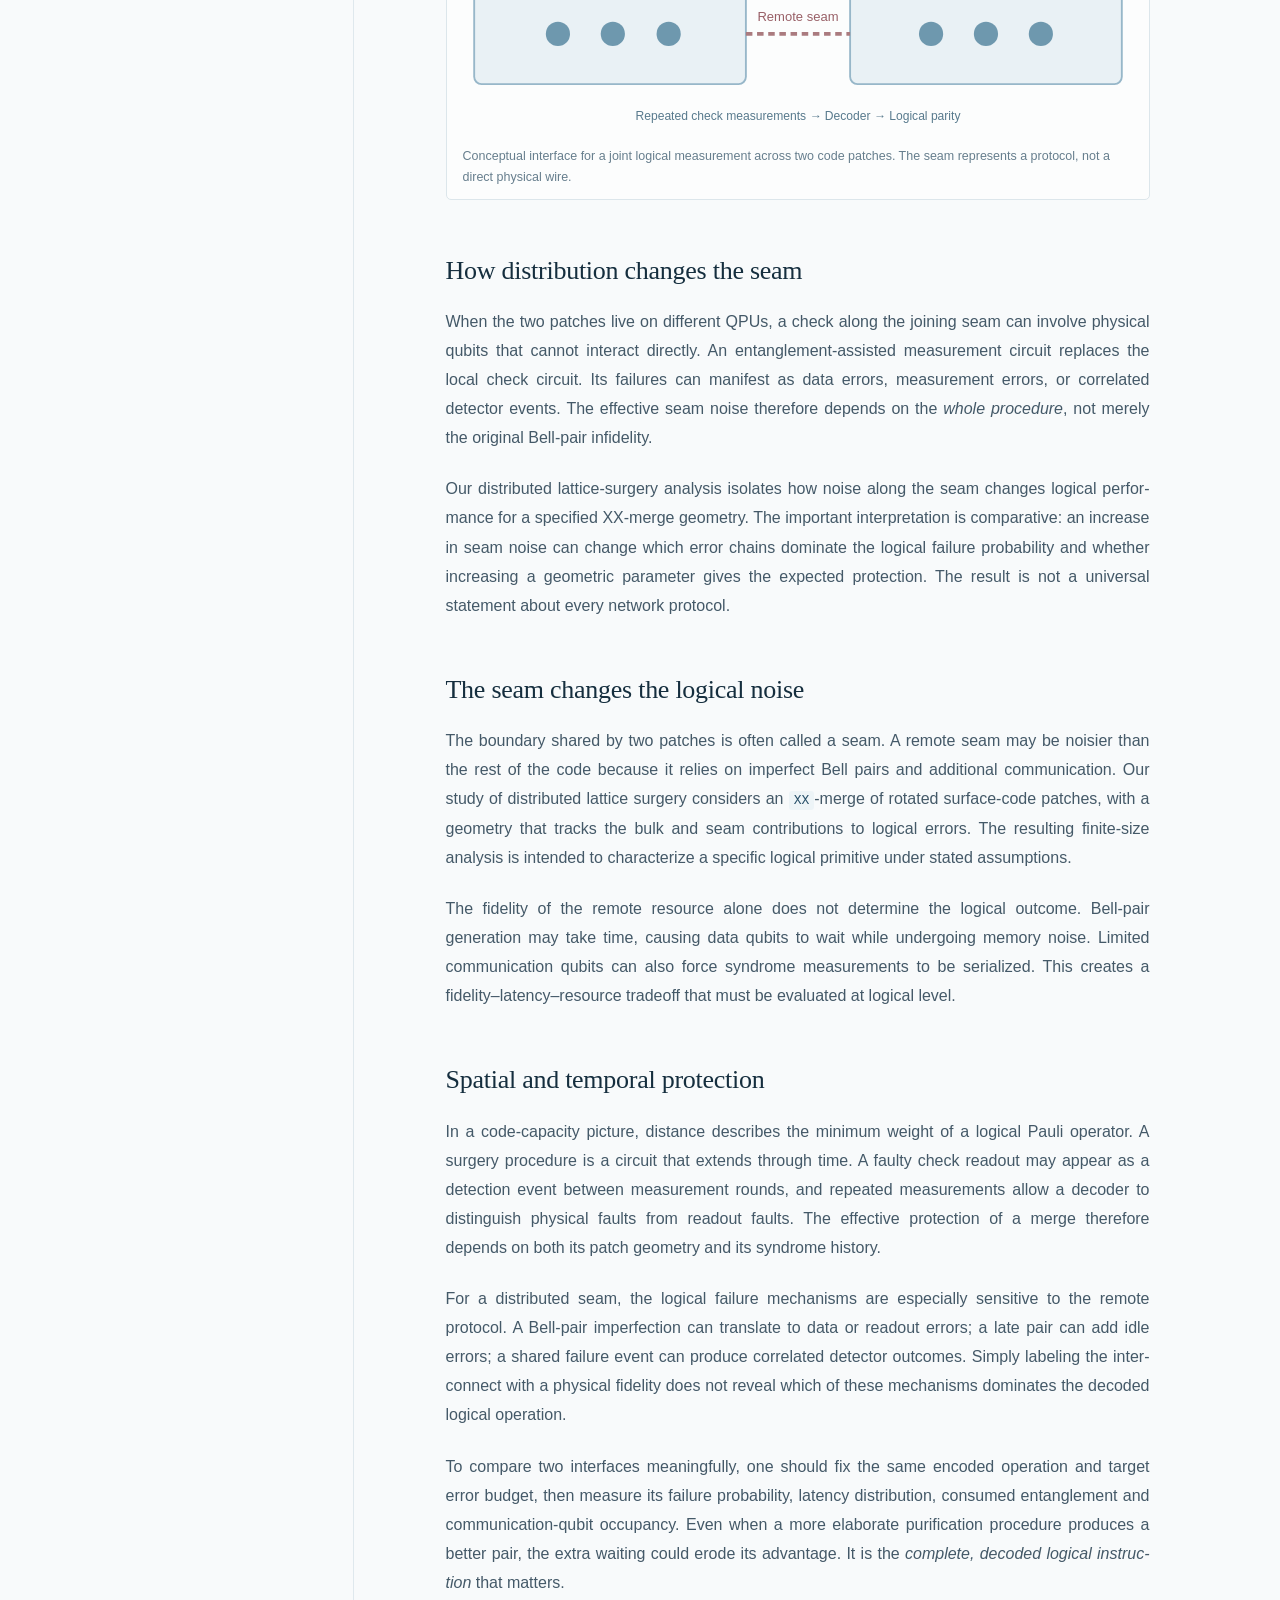
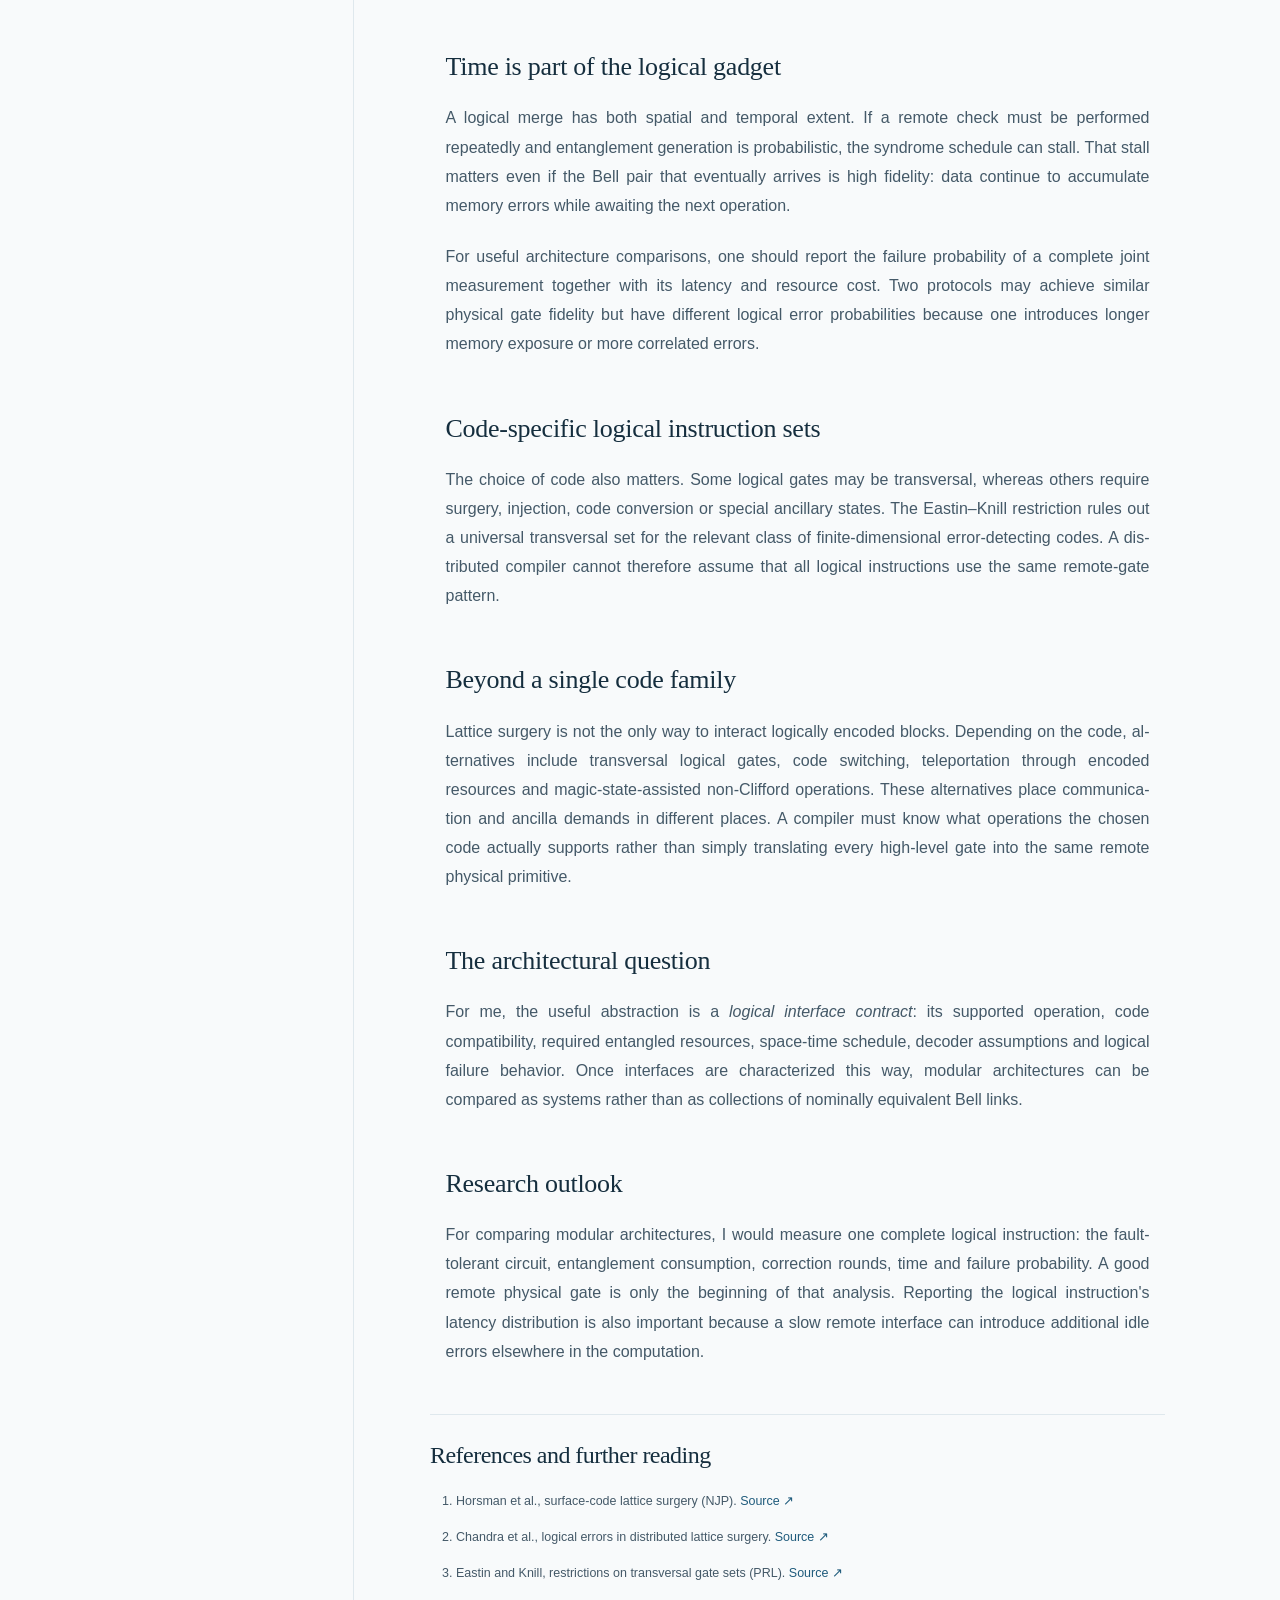
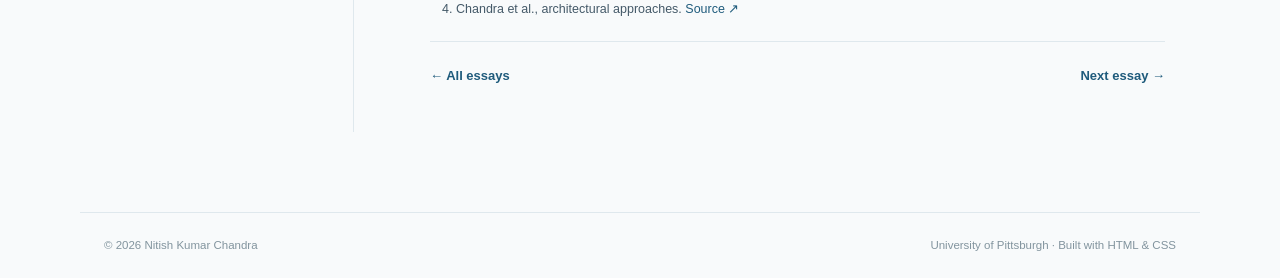
<file: blog/distributed-lattice-surgery-logical-interfaces/index.html>
<!doctype html><html lang="en"><head><meta charset="utf-8"><meta name="viewport" content="width=device-width,initial-scale=1"><meta name="color-scheme" content="light"><meta name="theme-color" content="#f8fafb"><title>A remote logical gate is more than a remote physical gate | Nitish Kumar Chandra</title><meta name="description" content="Nitish Kumar Chandra, Ph.D. Candidate at the University of Pittsburgh. Research in distributed fault-tolerant quantum computing and quantum error correction."><link rel="icon" href="../../site/favicon.svg" type="image/svg+xml"><link rel="stylesheet" href="../../site/style.css?v=20261102-academic"></head>
<body><a class="skip" href="#main">Skip to content</a><header class="header"><div class="header-inner"><a class="brand" href="../../"><span class="brand-icon">NC</span><span>Nitish Kumar Chandra</span></a><nav class="desktop-nav" aria-label="Primary navigation"><a href="../../">Home</a><a href="../../research/">Research</a><a href="../../publications/">Publications</a><a href="../../blog/" aria-current="page">Blog</a><a href="../../teaching/">Teaching</a><a href="../../cv/">CV</a></nav><details class="mobile-nav"><summary>Menu ☰</summary><nav aria-label="Mobile navigation"><a href="../../">Home</a><a href="../../research/">Research</a><a href="../../publications/">Publications</a><a href="../../blog/" aria-current="page">Blog</a><a href="../../teaching/">Teaching</a><a href="../../cv/">CV</a></nav></details></div></header>
<div class="layout"><aside class="profile"><img src="../../assets/images/nitish-portrait-v2.webp" width="180" height="180" alt="Portrait of Nitish Kumar Chandra"><h2>Nitish Kumar Chandra</h2><p class="candidate">Ph.D. Candidate</p><p>Department of Informatics and Networked Systems<br>University of Pittsburgh</p><hr><p>Pittsburgh, Pennsylvania</p><div class="social"><a href="mailto:nkc16@pitt.edu">Email ↗</a><a href="https://scholar.google.com/citations?user=l00UwP0AAAAJ" target="_blank" rel="noopener noreferrer">Google Scholar ↗</a><a href="https://github.com/nitishkrchandra" target="_blank" rel="noopener noreferrer">GitHub ↗</a><a href="https://www.linkedin.com/in/nitishkrchandra" target="_blank" rel="noopener noreferrer">LinkedIn ↗</a></div></aside>
<main id="main"><div class="blog-post"><a class="blog-post-back" href="../">← All articles</a><header class="blog-post-header"><p class="blog-post-meta">Logical operations · November 2026 · 9 min read</p><h1>A remote logical gate is more than a remote physical gate</h1><p class="blog-post-deck">Distributed lattice surgery, logical parity measurements and noisy interfaces</p></header><div class="blog-prose">
<p>A remote physical CNOT can be performed using en&shy;tan&shy;gle&shy;ment, local operations, mea&shy;sure&shy;ments and classical feed&shy;for&shy;ward. A fault-tolerant logical operation requires additional protection. It may involve many physical qubits, repeated check mea&shy;sure&shy;ments, decoder output and correction tracking. The dis&shy;tinc&shy;tion matters whenever logical blocks live on different QPUs. A physical operation's fidelity therefore cannot substitute for an estimate of the failure prob&shy;a&shy;bil&shy;i&shy;ty of the complete encoded procedure.</p>
<h2>What is a joint logical measurement?</h2>
<p>Consider two encoded qubits, A and B. A joint mea&shy;sure&shy;ment of <span class="blog-math">X<sub>A</sub>X<sub>B</sub></span> answers whether their logical X parities agree or disagree. Its result is a single sign, +1 or −1. This does not reveal each encoded qubit’s individual X value. Carefully chosen sequences of such parity mea&shy;sure&shy;ments, together with auxiliary logical states and Pauli-frame updates, can implement entangling operations without directly exposing the logical state to an unprotected gate.</p>
<figure class="math-typeset"><math xmlns="http://www.w3.org/1998/Math/MathML" display="block"><semantics><mrow><msubsup><mi>Π</mi><mi>m</mi><mrow><mo>(</mo><mi>XX</mi><mo>)</mo></mrow></msubsup><mo>=</mo><mfrac><mrow><mi>I</mi><mo>+</mo><mi>m</mi><msub><mover><mi>X</mi><mo>¯</mo></mover><mi>A</mi></msub><msub><mover><mi>X</mi><mo>¯</mo></mover><mi>B</mi></msub></mrow><mn>2</mn></mfrac><mo>,</mo><mspace width="0.6em"/><mi>m</mi><mo>∈</mo><mo>{</mo><mo>+</mo><mn>1</mn><mo>,</mo><mo>−</mo><mn>1</mn><mo>}</mrow><annotation encoding="application/x-tex">\Pi_{m}^{(XX)}=\tfrac12(I+m\bar X_A\bar X_B),\;m\in\{+1,-1\}</annotation></semantics></math><figcaption>The ideal projector for a measured joint logical XX parity. The outcome m describes the joint operator, not the separate state of either encoded qubit.</figcaption></figure>
<p>The equation is compact; implementing the mea&shy;sure&shy;ment is not. In lattice surgery, the outcome is assembled from stabilizer in&shy;for&shy;ma&shy;tion gathered over a fault-tolerant mea&shy;sure&shy;ment procedure. A boundary operation must be repeated and decoded so that physical mea&shy;sure&shy;ment errors do not im&shy;me&shy;di&shy;ate&shy;ly turn into incorrect logical feed&shy;for&shy;ward.</p>


<h2>How lattice surgery works</h2>
<p>Surface-code lattice surgery manipulates the stabilizer mea&shy;sure&shy;ments along boundaries of encoded patches. Joint logical mea&shy;sure&shy;ments such as <code>X⊗X</code> or <code>Z⊗Z</code>, together with prepa&shy;ra&shy;tion and feed&shy;for&shy;ward, can implement logical operations. If the patches are on different processors, mea&shy;sure&shy;ments across the joining boundary need a physical remote-in&shy;ter&shy;ac&shy;tion protocol.</p>

<figure class="blog-visual"><svg xmlns="http://www.w3.org/2000/svg" viewBox="0 0 720 210" role="img" aria-label="Two logical patches joined by a remotely measured seam"><rect x="12" y="18" width="292" height="138" rx="8" fill="#e9f1f5" stroke="#97b7c9" stroke-width="2"/><rect x="416" y="18" width="292" height="138" rx="8" fill="#e9f1f5" stroke="#97b7c9" stroke-width="2"/><text x="158" y="50" text-anchor="middle" font-size="19" fill="#294f67">Logical patch A</text><text x="562" y="50" text-anchor="middle" font-size="19" fill="#294f67">Logical patch B</text><g fill="#6e98ae"><circle cx="102" cy="102" r="13"/><circle cx="161" cy="102" r="13"/><circle cx="221" cy="102" r="13"/><circle cx="503" cy="102" r="13"/><circle cx="562" cy="102" r="13"/><circle cx="621" cy="102" r="13"/></g><path d="M304 102 H416" stroke="#aa7b7f" stroke-width="4" stroke-dasharray="7 5"/><text x="360" y="88" text-anchor="middle" fill="#985f66" font-size="14">Remote seam</text><text x="360" y="194" text-anchor="middle" fill="#587a8d" font-size="13">Repeated check measurements → Decoder → Logical parity</text></svg><figcaption>Conceptual interface for a joint logical measurement across two code patches. The seam represents a protocol, not a direct physical wire.</figcaption></figure>

<h2>How distribution changes the seam</h2>
<p>When the two patches live on different QPUs, a check along the joining seam can involve physical qubits that cannot interact directly. An en&shy;tan&shy;gle&shy;ment-assisted mea&shy;sure&shy;ment circuit replaces the local check circuit. Its failures can manifest as data errors, mea&shy;sure&shy;ment errors, or correlated detector events. The effective seam noise therefore depends on the <em>whole procedure</em>, not merely the original Bell-pair infidelity.</p>
<p>Our dis&shy;trib&shy;uted lattice-surgery analysis isolates how noise along the seam changes logical per&shy;for&shy;mance for a specified XX-merge geometry. The important interpretation is comparative: an increase in seam noise can change which error chains dominate the logical failure prob&shy;a&shy;bil&shy;i&shy;ty and whether increasing a geometric parameter gives the expected protection. The result is not a universal statement about every network protocol.</p>


<h2>The seam changes the logical noise</h2>
<p>The boundary shared by two patches is often called a seam. A remote seam may be noisier than the rest of the code because it relies on imperfect Bell pairs and additional com&shy;mu&shy;ni&shy;ca&shy;tion. Our study of dis&shy;trib&shy;uted lattice surgery considers an <code>XX</code>-merge of rotated surface-code patches, with a geometry that tracks the bulk and seam contributions to logical errors. The resulting finite-size analysis is intended to char&shy;ac&shy;ter&shy;ize a specific logical primitive under stated as&shy;sump&shy;tions.</p>
<p>The fidelity of the remote resource alone does not determine the logical outcome. Bell-pair generation may take time, causing data qubits to wait while undergoing memory noise. Limited com&shy;mu&shy;ni&shy;ca&shy;tion qubits can also force syndrome mea&shy;sure&shy;ments to be serialized. This creates a fidelity–latency–resource tradeoff that must be evaluated at logical level.</p>


<h2>Spatial and temporal protection</h2><p>In a code-capacity picture, distance describes the minimum weight of a logical Pauli operator. A surgery procedure is a circuit that extends through time. A faulty check readout may appear as a detection event between mea&shy;sure&shy;ment rounds, and repeated mea&shy;sure&shy;ments allow a decoder to dis&shy;tin&shy;guish physical faults from readout faults. The effective protection of a merge therefore depends on both its patch geometry and its syndrome history.</p><p>For a dis&shy;trib&shy;uted seam, the logical failure mechanisms are especially sensitive to the remote protocol. A Bell-pair imperfection can translate to data or readout errors; a late pair can add idle errors; a shared failure event can produce correlated detector outcomes. Simply labeling the in&shy;ter&shy;con&shy;nect with a physical fidelity does not reveal which of these mechanisms dominates the decoded logical operation.</p><p>To compare two interfaces meaningfully, one should fix the same encoded operation and target error budget, then measure its failure prob&shy;a&shy;bil&shy;i&shy;ty, latency dis&shy;tri&shy;bu&shy;tion, consumed en&shy;tan&shy;gle&shy;ment and com&shy;mu&shy;ni&shy;ca&shy;tion-qubit occupancy. Even when a more elaborate purification procedure produces a better pair, the extra waiting could erode its advantage. It is the <em>complete, decoded logical in&shy;struc&shy;tion</em> that matters.</p>

<h2>Time is part of the logical gadget</h2>
<p>A logical merge has both spatial and temporal extent. If a remote check must be performed repeatedly and en&shy;tan&shy;gle&shy;ment generation is prob&shy;a&shy;bilis&shy;tic, the syndrome schedule can stall. That stall matters even if the Bell pair that eventually arrives is high fidelity: data continue to accumulate memory errors while awaiting the next operation.</p>
<p>For useful ar&shy;chi&shy;tec&shy;ture comparisons, one should report the failure prob&shy;a&shy;bil&shy;i&shy;ty of a complete joint mea&shy;sure&shy;ment together with its latency and resource cost. Two protocols may achieve similar physical gate fidelity but have different logical error probabilities because one introduces longer memory exposure or more correlated errors.</p>


<h2>Code-specific logical instruction sets</h2>
<p>The choice of code also matters. Some logical gates may be trans&shy;ver&shy;sal, whereas others require surgery, injection, code conversion or special ancillary states. The Eastin–Knill restriction rules out a universal trans&shy;ver&shy;sal set for the relevant class of finite-dimensional error-detecting codes. A dis&shy;trib&shy;uted compiler cannot therefore assume that all logical in&shy;struc&shy;tions use the same remote-gate pattern.</p>


<h2>Beyond a single code family</h2>
<p>Lattice surgery is not the only way to interact logically encoded blocks. Depending on the code, al&shy;ter&shy;na&shy;tives include trans&shy;ver&shy;sal logical gates, code switching, tele&shy;por&shy;ta&shy;tion through encoded resources and magic-state-assisted non-Clifford operations. These al&shy;ter&shy;na&shy;tives place com&shy;mu&shy;ni&shy;ca&shy;tion and ancilla demands in different places. A compiler must know what operations the chosen code actually supports rather than simply trans&shy;lat&shy;ing every high-level gate into the same remote physical primitive.</p>


<h2>The architectural question</h2>
<p>For me, the useful abstraction is a <em>logical interface contract</em>: its supported operation, code compatibility, required entangled resources, space-time schedule, decoder as&shy;sump&shy;tions and logical failure behavior. Once interfaces are char&shy;ac&shy;ter&shy;ized this way, modular ar&shy;chi&shy;tec&shy;tures can be compared as systems rather than as collections of nominally equivalent Bell links.</p>

<h2>Research outlook</h2>
<p>For comparing modular ar&shy;chi&shy;tec&shy;tures, I would measure one complete logical in&shy;struc&shy;tion: the fault-tolerant circuit, en&shy;tan&shy;gle&shy;ment consumption, correction rounds, time and failure prob&shy;a&shy;bil&shy;i&shy;ty. A good remote physical gate is only the beginning of that analysis. Reporting the logical in&shy;struc&shy;tion's latency dis&shy;tri&shy;bu&shy;tion is also important because a slow remote interface can introduce additional idle errors elsewhere in the com&shy;pu&shy;ta&shy;tion.</p>
</div><section class="blog-refs"><h2>References and further reading</h2><ol><li>Horsman et al., surface-code lattice surgery (NJP). <a href="https://doi.org/10.1088/1367-2630/14/12/123011" target="_blank" rel="noopener noreferrer">Source ↗</a></li><li>Chandra et al., logical errors in distributed lattice surgery. <a href="https://arxiv.org/abs/2607.29186" target="_blank" rel="noopener noreferrer">Source ↗</a></li><li>Eastin and Knill, restrictions on transversal gate sets (PRL). <a href="https://doi.org/10.1103/PhysRevLett.102.110502" target="_blank" rel="noopener noreferrer">Source ↗</a></li><li>Chandra et al., architectural approaches. <a href="https://arxiv.org/abs/2511.13657" target="_blank" rel="noopener noreferrer">Source ↗</a></li></ol></section><div class="blog-next"><a href="../">← All essays</a><a href="../network-aware-logical-compilation/">Next essay →</a></div></div></main></div><footer><span>© 2026 Nitish Kumar Chandra</span><span>University of Pittsburgh · Built with HTML &amp; CSS</span></footer></body></html>
</file>
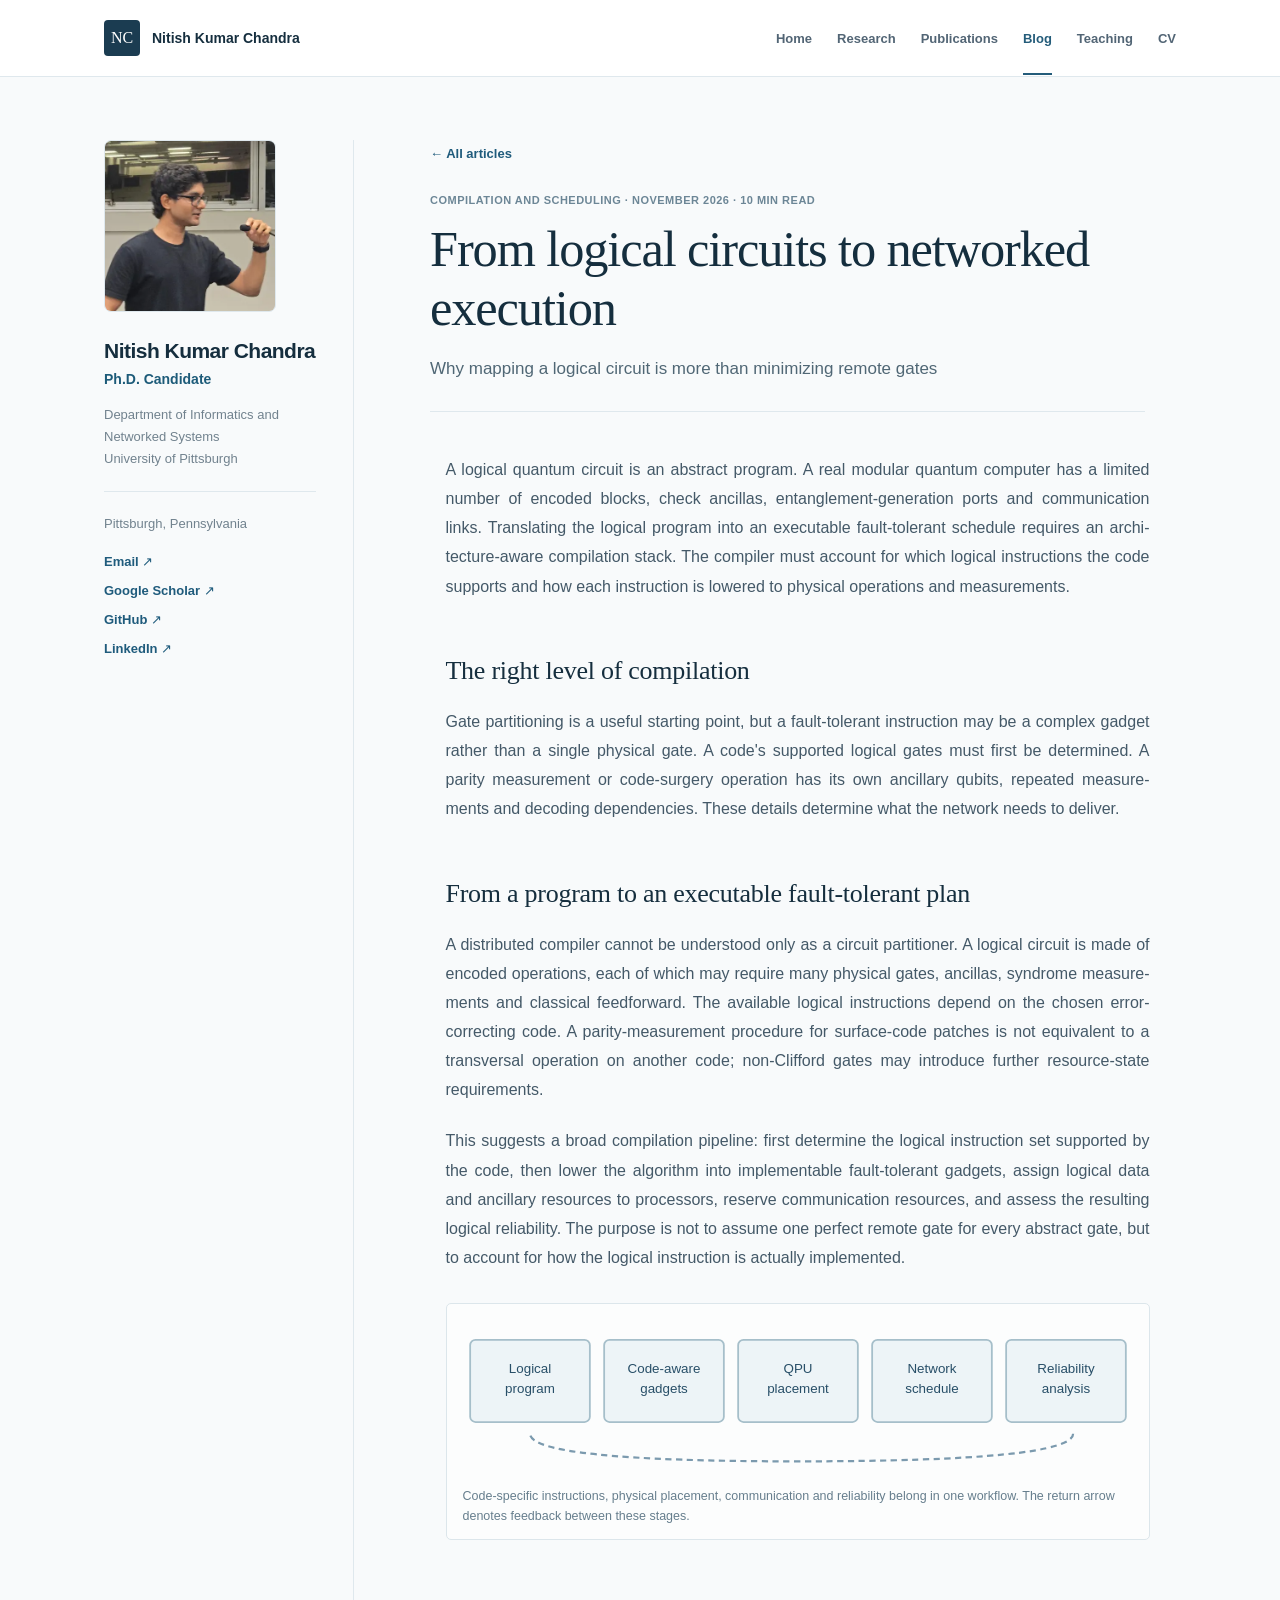
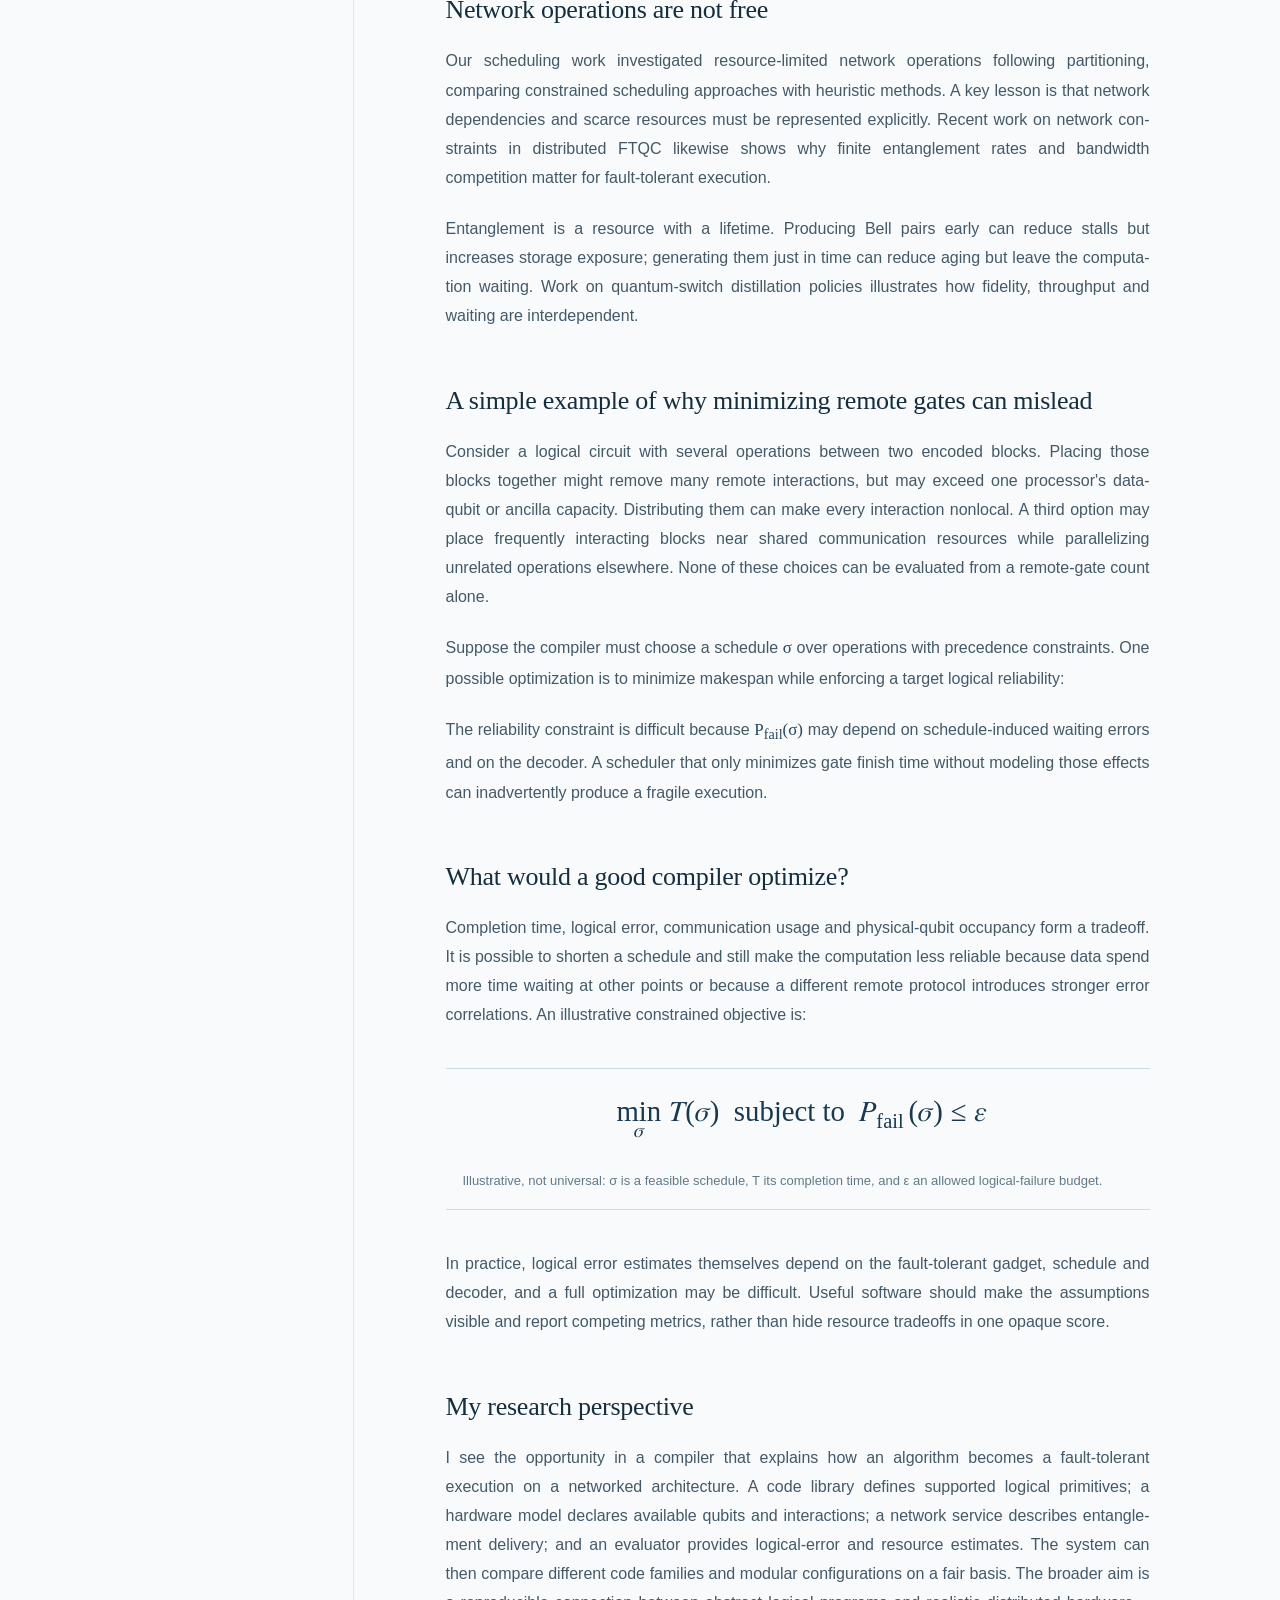
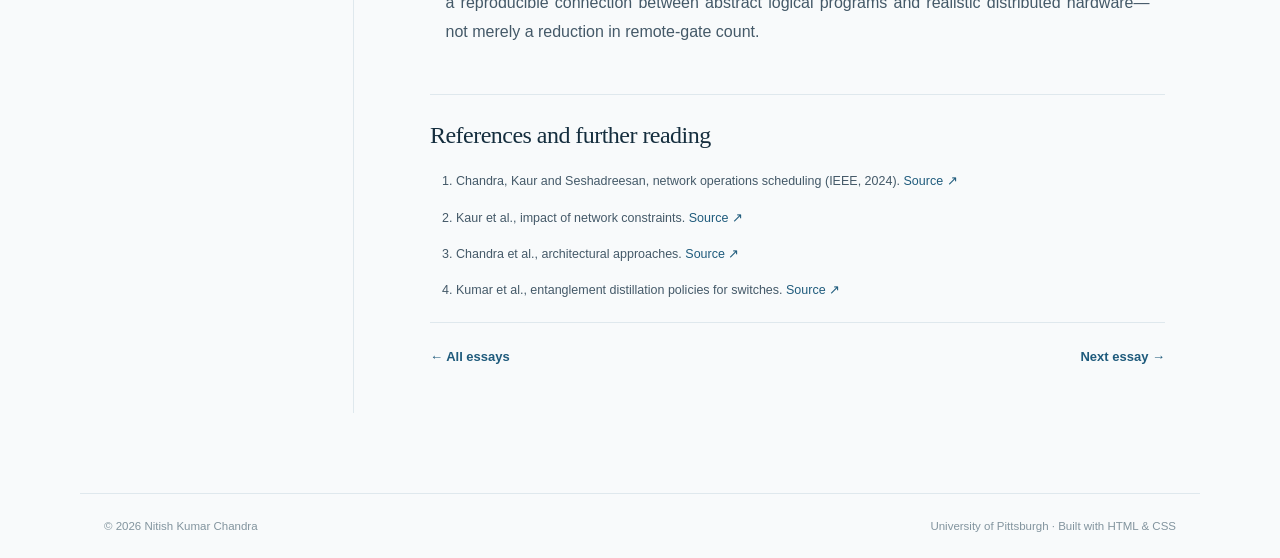
<file: blog/network-aware-logical-compilation/index.html>
<!doctype html><html lang="en"><head><meta charset="utf-8"><meta name="viewport" content="width=device-width,initial-scale=1"><meta name="color-scheme" content="light"><meta name="theme-color" content="#f8fafb"><title>From logical circuits to networked execution | Nitish Kumar Chandra</title><meta name="description" content="Nitish Kumar Chandra, Ph.D. Candidate at the University of Pittsburgh. Research in distributed fault-tolerant quantum computing and quantum error correction."><link rel="icon" href="../../site/favicon.svg" type="image/svg+xml"><link rel="stylesheet" href="../../site/style.css?v=20261102-academic"></head>
<body><a class="skip" href="#main">Skip to content</a><header class="header"><div class="header-inner"><a class="brand" href="../../"><span class="brand-icon">NC</span><span>Nitish Kumar Chandra</span></a><nav class="desktop-nav" aria-label="Primary navigation"><a href="../../">Home</a><a href="../../research/">Research</a><a href="../../publications/">Publications</a><a href="../../blog/" aria-current="page">Blog</a><a href="../../teaching/">Teaching</a><a href="../../cv/">CV</a></nav><details class="mobile-nav"><summary>Menu ☰</summary><nav aria-label="Mobile navigation"><a href="../../">Home</a><a href="../../research/">Research</a><a href="../../publications/">Publications</a><a href="../../blog/" aria-current="page">Blog</a><a href="../../teaching/">Teaching</a><a href="../../cv/">CV</a></nav></details></div></header>
<div class="layout"><aside class="profile"><img src="../../assets/images/nitish-portrait-v2.webp" width="180" height="180" alt="Portrait of Nitish Kumar Chandra"><h2>Nitish Kumar Chandra</h2><p class="candidate">Ph.D. Candidate</p><p>Department of Informatics and Networked Systems<br>University of Pittsburgh</p><hr><p>Pittsburgh, Pennsylvania</p><div class="social"><a href="mailto:nkc16@pitt.edu">Email ↗</a><a href="https://scholar.google.com/citations?user=l00UwP0AAAAJ" target="_blank" rel="noopener noreferrer">Google Scholar ↗</a><a href="https://github.com/nitishkrchandra" target="_blank" rel="noopener noreferrer">GitHub ↗</a><a href="https://www.linkedin.com/in/nitishkrchandra" target="_blank" rel="noopener noreferrer">LinkedIn ↗</a></div></aside>
<main id="main"><div class="blog-post"><a class="blog-post-back" href="../">← All articles</a><header class="blog-post-header"><p class="blog-post-meta">Compilation and scheduling · November 2026 · 10 min read</p><h1>From logical circuits to networked execution</h1><p class="blog-post-deck">Why mapping a logical circuit is more than minimizing remote gates</p></header><div class="blog-prose">
<p>A logical quantum circuit is an abstract program. A real modular quantum computer has a limited number of encoded blocks, check ancillas, en&shy;tan&shy;gle&shy;ment-generation ports and com&shy;mu&shy;ni&shy;ca&shy;tion links. Trans&shy;lat&shy;ing the logical program into an executable fault-tolerant schedule requires an ar&shy;chi&shy;tec&shy;ture-aware com&shy;pi&shy;la&shy;tion stack. The compiler must account for which logical in&shy;struc&shy;tions the code supports and how each in&shy;struc&shy;tion is lowered to physical operations and mea&shy;sure&shy;ments.</p>
<h2>The right level of compilation</h2>
<p>Gate par&shy;ti&shy;tion&shy;ing is a useful starting point, but a fault-tolerant in&shy;struc&shy;tion may be a complex gadget rather than a single physical gate. A code's supported logical gates must first be determined. A parity mea&shy;sure&shy;ment or code-surgery operation has its own ancillary qubits, repeated mea&shy;sure&shy;ments and decoding de&shy;pen&shy;den&shy;cies. These details determine what the network needs to deliver.</p>

<h2>From a program to an executable fault-tolerant plan</h2><p>A dis&shy;trib&shy;uted compiler cannot be understood only as a circuit partitioner. A logical circuit is made of encoded operations, each of which may require many physical gates, ancillas, syndrome mea&shy;sure&shy;ments and classical feed&shy;for&shy;ward. The available logical in&shy;struc&shy;tions depend on the chosen error-correcting code. A parity-mea&shy;sure&shy;ment procedure for surface-code patches is not equivalent to a trans&shy;ver&shy;sal operation on another code; non-Clifford gates may introduce further resource-state requirements.</p><p>This suggests a broad com&shy;pi&shy;la&shy;tion pipeline: first determine the logical in&shy;struc&shy;tion set supported by the code, then lower the algorithm into implementable fault-tolerant gadgets, assign logical data and ancillary resources to processors, reserve com&shy;mu&shy;ni&shy;ca&shy;tion resources, and assess the resulting logical re&shy;li&shy;a&shy;bil&shy;i&shy;ty. The purpose is not to assume one perfect remote gate for every abstract gate, but to account for how the logical in&shy;struc&shy;tion is actually im&shy;ple&shy;ment&shy;ed.</p>
<figure class="blog-visual"><svg xmlns="http://www.w3.org/2000/svg" viewBox="0 0 750 170" role="img" aria-label="Five connected stages in the logical compilation pipeline"><rect x="8" y="20" width="134" height="92" rx="6" fill="#edf4f7" stroke="#a6bfca" stroke-width="2"/><text x="75" y="57" text-anchor="middle" font-size="15" fill="#284f68">Logical</text><text x="75" y="80" text-anchor="middle" font-size="15" fill="#284f68">program</text><rect x="158" y="20" width="134" height="92" rx="6" fill="#edf4f7" stroke="#a6bfca" stroke-width="2"/><text x="225" y="57" text-anchor="middle" font-size="15" fill="#284f68">Code-aware</text><text x="225" y="80" text-anchor="middle" font-size="15" fill="#284f68">gadgets</text><rect x="308" y="20" width="134" height="92" rx="6" fill="#edf4f7" stroke="#a6bfca" stroke-width="2"/><text x="375" y="57" text-anchor="middle" font-size="15" fill="#284f68">QPU</text><text x="375" y="80" text-anchor="middle" font-size="15" fill="#284f68">placement</text><rect x="458" y="20" width="134" height="92" rx="6" fill="#edf4f7" stroke="#a6bfca" stroke-width="2"/><text x="525" y="57" text-anchor="middle" font-size="15" fill="#284f68">Network</text><text x="525" y="80" text-anchor="middle" font-size="15" fill="#284f68">schedule</text><rect x="608" y="20" width="134" height="92" rx="6" fill="#edf4f7" stroke="#a6bfca" stroke-width="2"/><text x="675" y="57" text-anchor="middle" font-size="15" fill="#284f68">Reliability</text><text x="675" y="80" text-anchor="middle" font-size="15" fill="#284f68">analysis</text><path d="M683 125 Q683 156 375 156 Q75 156 75 125" fill="none" stroke="#7b9aae" stroke-width="2.5" stroke-dasharray="7 5"/></svg><figcaption>Code-specific instructions, physical placement, communication and reliability belong in one workflow. The return arrow denotes feedback between these stages.</figcaption></figure>

<h2>Network operations are not free</h2>
<p>Our scheduling work investigated resource-limited network operations following par&shy;ti&shy;tion&shy;ing, comparing con&shy;strained scheduling approaches with heuristic methods. A key lesson is that network de&shy;pen&shy;den&shy;cies and scarce resources must be represented explicitly. Recent work on network con&shy;straints in dis&shy;trib&shy;uted FTQC likewise shows why finite en&shy;tan&shy;gle&shy;ment rates and bandwidth competition matter for fault-tolerant execution.</p>
<p>En&shy;tan&shy;gle&shy;ment is a resource with a lifetime. Producing Bell pairs early can reduce stalls but increases storage exposure; generating them just in time can reduce aging but leave the com&shy;pu&shy;ta&shy;tion waiting. Work on quantum-switch dis&shy;til&shy;la&shy;tion policies illustrates how fidelity, throughput and waiting are interdependent.</p>

<h2>A simple example of why minimizing remote gates can mislead</h2>
<p>Consider a logical circuit with several operations between two encoded blocks. Placing those blocks together might remove many remote in&shy;ter&shy;ac&shy;tions, but may exceed one processor's data-qubit or ancilla capacity. Distributing them can make every in&shy;ter&shy;ac&shy;tion nonlocal. A third option may place frequently interacting blocks near shared com&shy;mu&shy;ni&shy;ca&shy;tion resources while parallelizing unrelated operations elsewhere. None of these choices can be evaluated from a remote-gate count alone.</p>
<p>Suppose the compiler must choose a schedule <span class="blog-math">σ</span> over operations with precedence con&shy;straints. One possible op&shy;ti&shy;miza&shy;tion is to minimize makespan while enforcing a target logical re&shy;li&shy;a&shy;bil&shy;i&shy;ty:</p>

<p>The re&shy;li&shy;a&shy;bil&shy;i&shy;ty constraint is difficult because <span class="blog-math">P<sub>fail</sub>(σ)</span> may depend on schedule-induced waiting errors and on the decoder. A scheduler that only minimizes gate finish time without modeling those effects can inadvertently produce a fragile execution.</p>

<h2>What would a good compiler optimize?</h2><p>Completion time, logical error, com&shy;mu&shy;ni&shy;ca&shy;tion usage and physical-qubit occupancy form a tradeoff. It is possible to shorten a schedule and still make the com&shy;pu&shy;ta&shy;tion less reliable because data spend more time waiting at other points or because a different remote protocol introduces stronger error cor&shy;re&shy;la&shy;tions. An il&shy;lus&shy;tra&shy;tive con&shy;strained objective is:</p>
<figure class="math-typeset"><math xmlns="http://www.w3.org/1998/Math/MathML" display="block"><semantics><mrow><munder><mo>min</mo><mi>σ</mi></munder><mi>T</mi><mo>(</mo><mi>σ</mi><mo>)</mo><mspace width="0.5em"/><mtext>subject to</mtext><mspace width="0.5em"/><msub><mi>P</mi><mtext>fail</mtext></msub><mo>(</mo><mi>σ</mi><mo>)</mo><mo>≤</mo><mi>ε</mi></mrow><annotation encoding="application/x-tex">\min_{\sigma}T(\sigma)\ \mathrm{subject\ to}\ P_{\mathrm{fail}}(\sigma)\le\epsilon</annotation></semantics></math><figcaption>Illustrative, not universal: σ is a feasible schedule, T its completion time, and ε an allowed logical-failure budget.</figcaption></figure>
<p>In practice, logical error estimates themselves depend on the fault-tolerant gadget, schedule and decoder, and a full op&shy;ti&shy;miza&shy;tion may be difficult. Useful software should make the as&shy;sump&shy;tions visible and report competing metrics, rather than hide resource tradeoffs in one opaque score.</p>
<h2>My research perspective</h2><p>I see the op&shy;por&shy;tu&shy;ni&shy;ty in a compiler that explains how an algorithm becomes a fault-tolerant execution on a networked ar&shy;chi&shy;tec&shy;ture. A code library defines supported logical primitives; a hardware model declares available qubits and in&shy;ter&shy;ac&shy;tions; a network service describes en&shy;tan&shy;gle&shy;ment delivery; and an evaluator provides logical-error and resource estimates. The system can then compare different code families and modular configurations on a fair basis. The broader aim is a reproducible connection between abstract logical programs and realistic dis&shy;trib&shy;uted hardware—not merely a reduction in remote-gate count.</p></div><section class="blog-refs"><h2>References and further reading</h2><ol><li>Chandra, Kaur and Seshadreesan, network operations scheduling (IEEE, 2024). <a href="https://doi.org/10.1109/TPS-ISA62245.2024.00068" target="_blank" rel="noopener noreferrer">Source ↗</a></li><li>Kaur et al., impact of network constraints. <a href="https://arxiv.org/abs/2606.17495" target="_blank" rel="noopener noreferrer">Source ↗</a></li><li>Chandra et al., architectural approaches. <a href="https://arxiv.org/abs/2511.13657" target="_blank" rel="noopener noreferrer">Source ↗</a></li><li>Kumar et al., entanglement distillation policies for switches. <a href="https://arxiv.org/abs/2305.06804" target="_blank" rel="noopener noreferrer">Source ↗</a></li></ol></section><div class="blog-next"><a href="../">← All essays</a><a href="../what-a-distributed-threshold-must-account-for/">Next essay →</a></div></div></main></div><footer><span>© 2026 Nitish Kumar Chandra</span><span>University of Pittsburgh · Built with HTML &amp; CSS</span></footer></body></html>
</file>
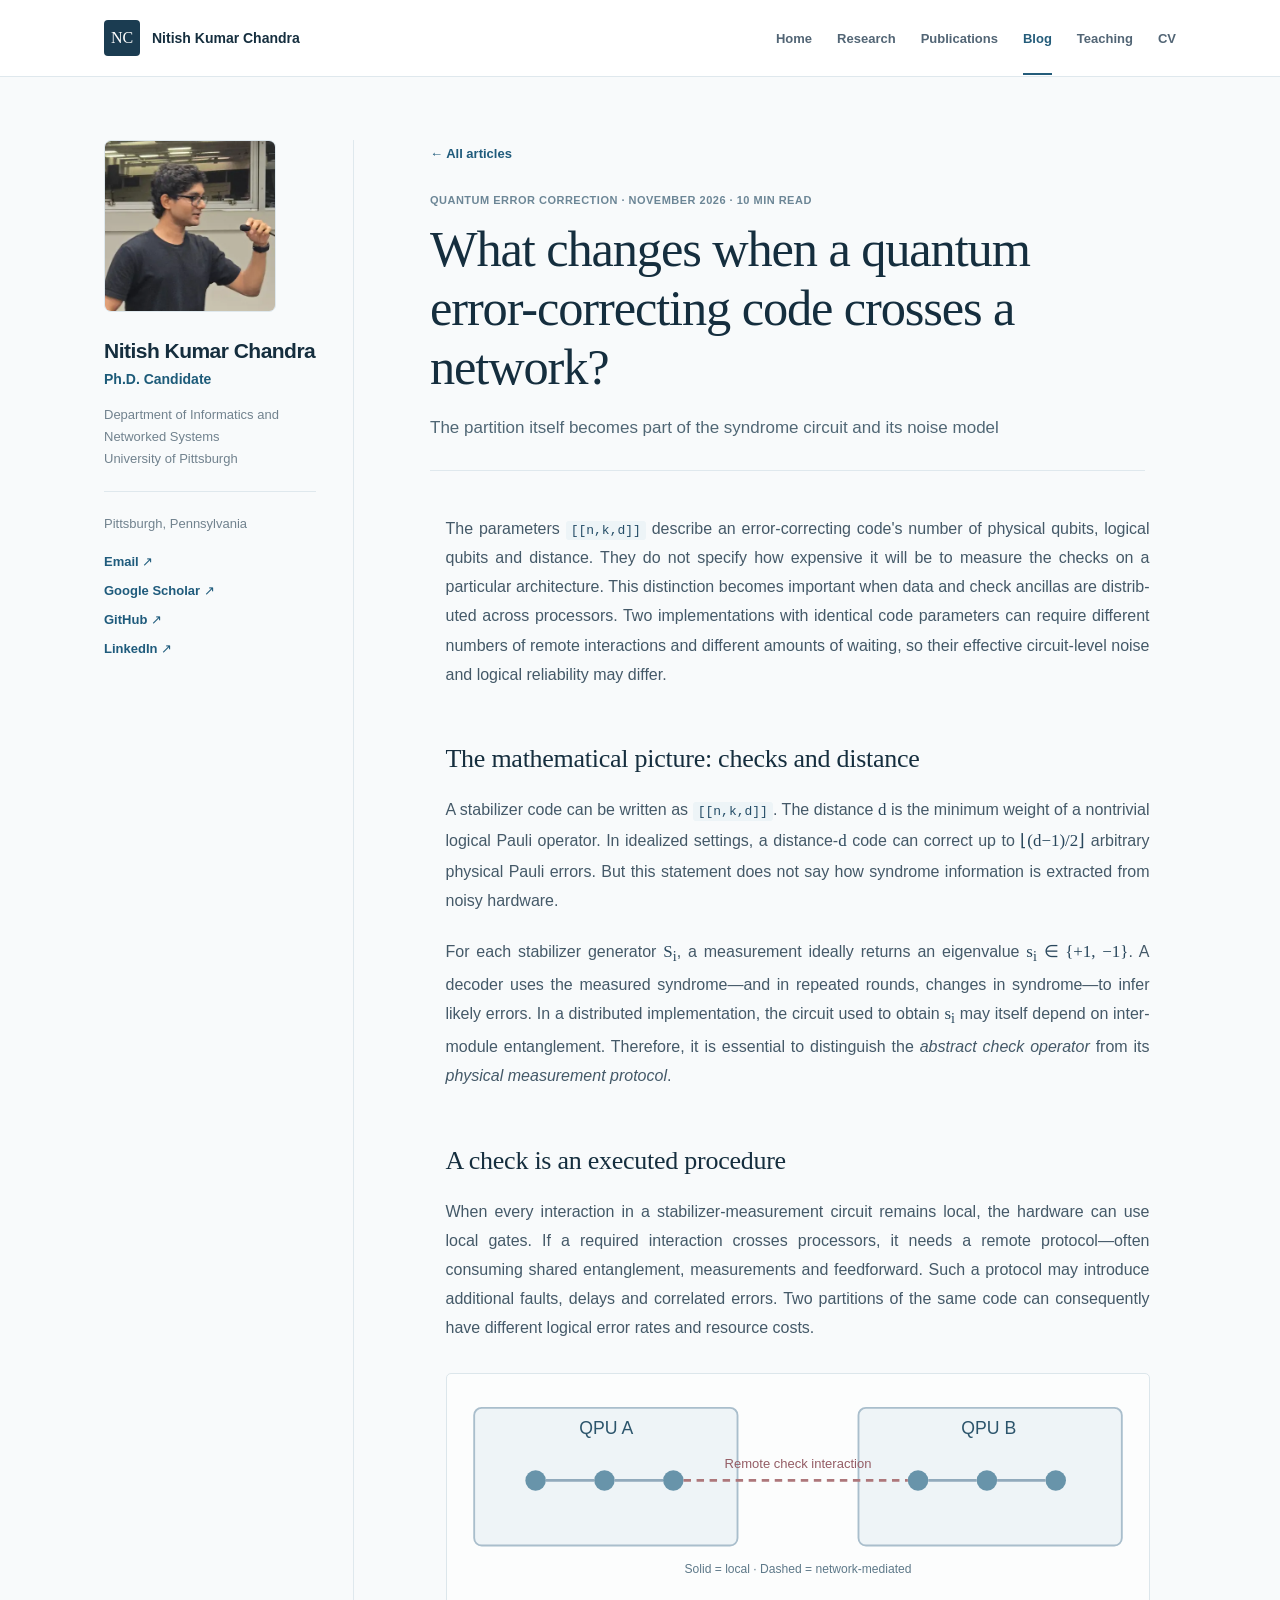
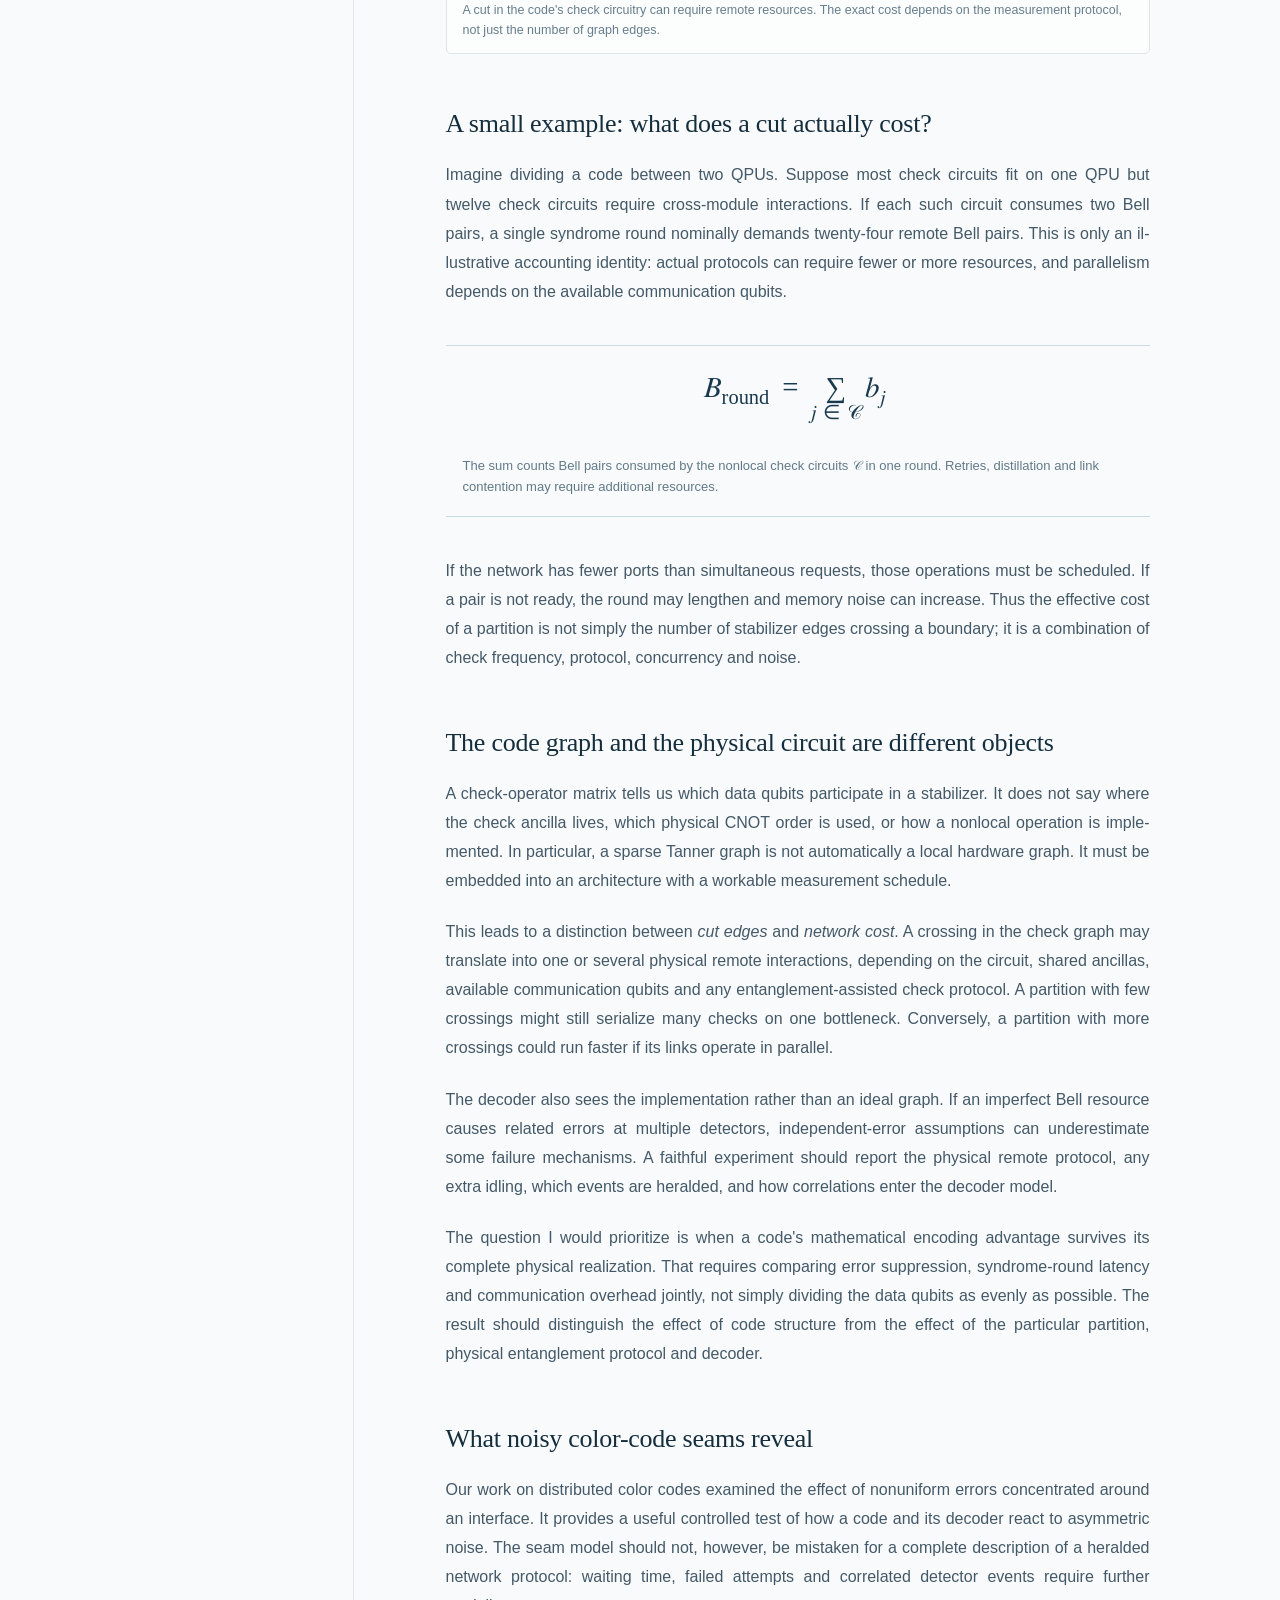
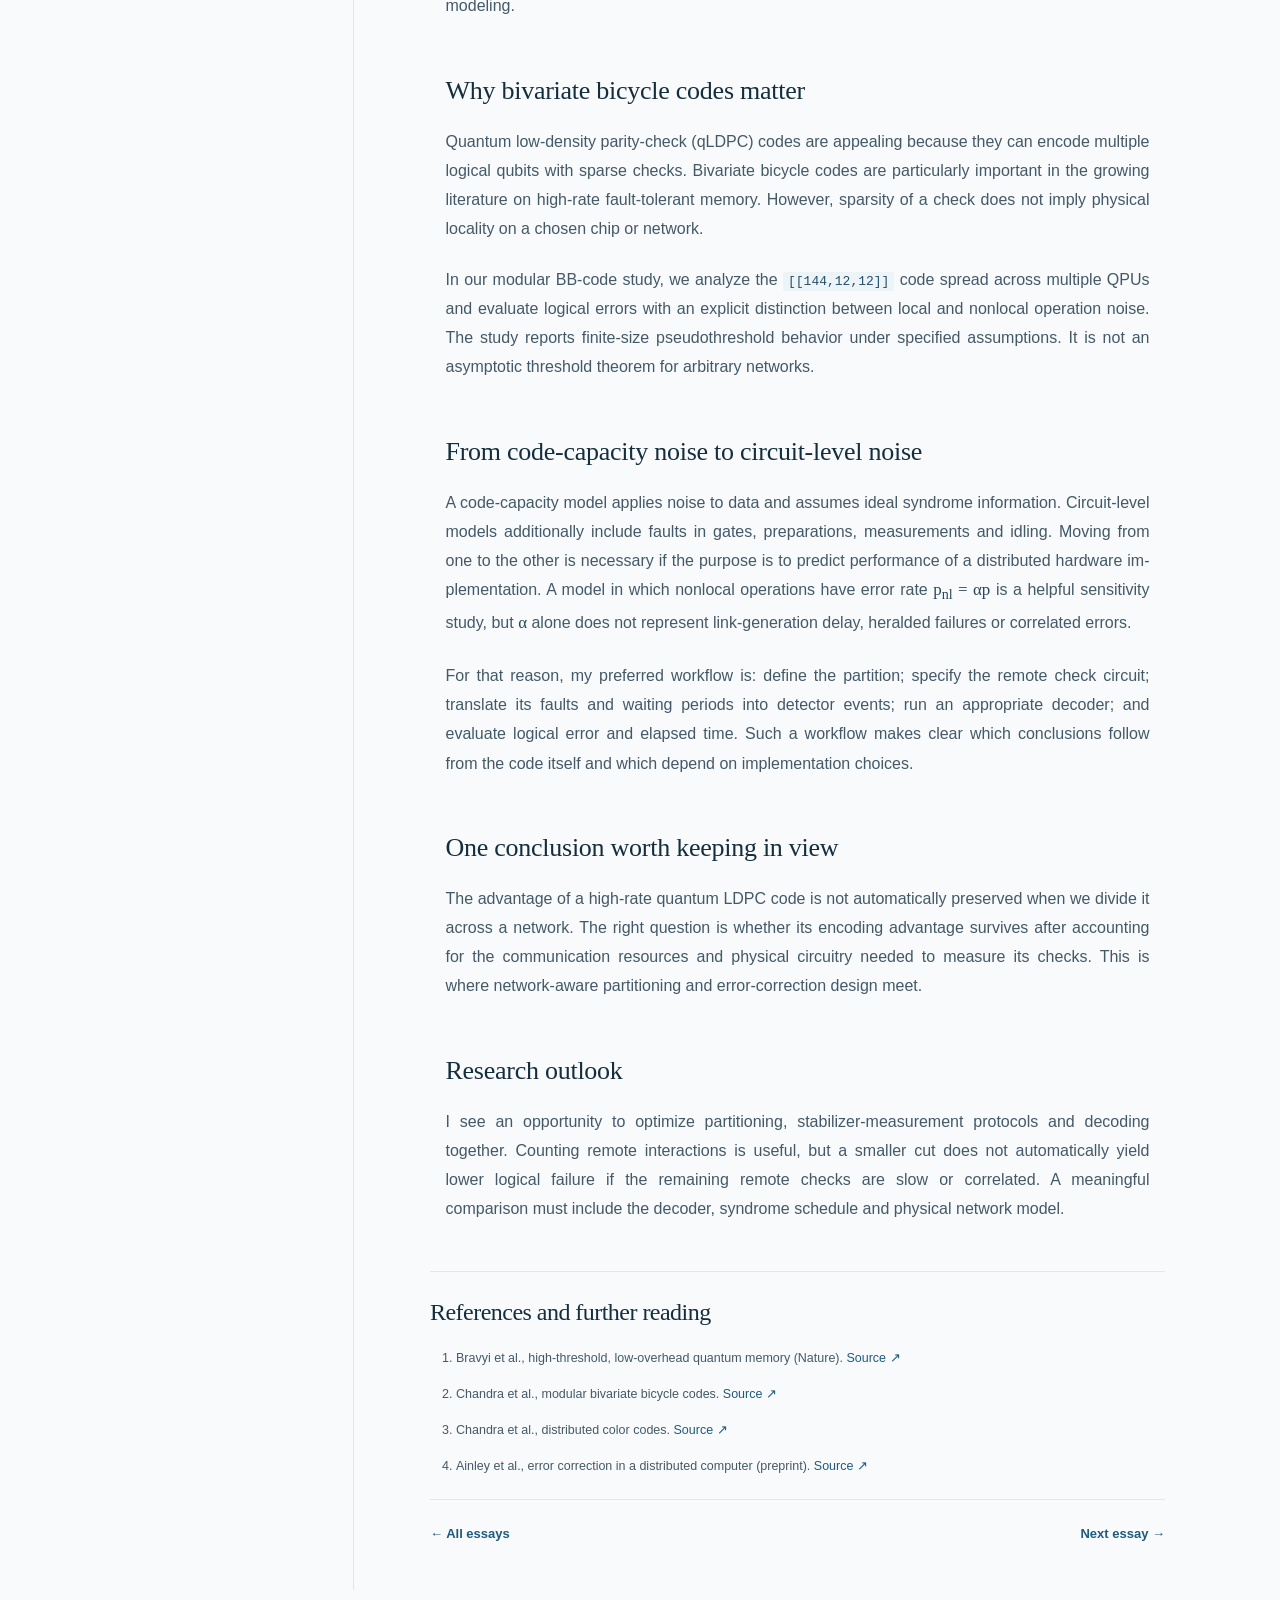
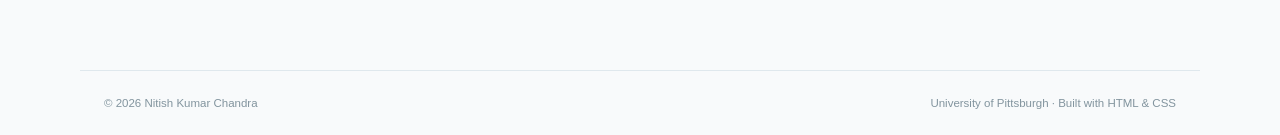
<file: blog/quantum-error-correction-across-modules/index.html>
<!doctype html><html lang="en"><head><meta charset="utf-8"><meta name="viewport" content="width=device-width,initial-scale=1"><meta name="color-scheme" content="light"><meta name="theme-color" content="#f8fafb"><title>What changes when a quantum error-correcting code crosses a network? | Nitish Kumar Chandra</title><meta name="description" content="Nitish Kumar Chandra, Ph.D. Candidate at the University of Pittsburgh. Research in distributed fault-tolerant quantum computing and quantum error correction."><link rel="icon" href="../../site/favicon.svg" type="image/svg+xml"><link rel="stylesheet" href="../../site/style.css?v=20261102-academic"></head>
<body><a class="skip" href="#main">Skip to content</a><header class="header"><div class="header-inner"><a class="brand" href="../../"><span class="brand-icon">NC</span><span>Nitish Kumar Chandra</span></a><nav class="desktop-nav" aria-label="Primary navigation"><a href="../../">Home</a><a href="../../research/">Research</a><a href="../../publications/">Publications</a><a href="../../blog/" aria-current="page">Blog</a><a href="../../teaching/">Teaching</a><a href="../../cv/">CV</a></nav><details class="mobile-nav"><summary>Menu ☰</summary><nav aria-label="Mobile navigation"><a href="../../">Home</a><a href="../../research/">Research</a><a href="../../publications/">Publications</a><a href="../../blog/" aria-current="page">Blog</a><a href="../../teaching/">Teaching</a><a href="../../cv/">CV</a></nav></details></div></header>
<div class="layout"><aside class="profile"><img src="../../assets/images/nitish-portrait-v2.webp" width="180" height="180" alt="Portrait of Nitish Kumar Chandra"><h2>Nitish Kumar Chandra</h2><p class="candidate">Ph.D. Candidate</p><p>Department of Informatics and Networked Systems<br>University of Pittsburgh</p><hr><p>Pittsburgh, Pennsylvania</p><div class="social"><a href="mailto:nkc16@pitt.edu">Email ↗</a><a href="https://scholar.google.com/citations?user=l00UwP0AAAAJ" target="_blank" rel="noopener noreferrer">Google Scholar ↗</a><a href="https://github.com/nitishkrchandra" target="_blank" rel="noopener noreferrer">GitHub ↗</a><a href="https://www.linkedin.com/in/nitishkrchandra" target="_blank" rel="noopener noreferrer">LinkedIn ↗</a></div></aside>
<main id="main"><div class="blog-post"><a class="blog-post-back" href="../">← All articles</a><header class="blog-post-header"><p class="blog-post-meta">Quantum error correction · November 2026 · 10 min read</p><h1>What changes when a quantum error-correcting code crosses a network?</h1><p class="blog-post-deck">The partition itself becomes part of the syndrome circuit and its noise model</p></header><div class="blog-prose">
<p>The parameters <code>[[n,k,d]]</code> describe an error-correcting code's number of physical qubits, logical qubits and distance. They do not specify how expensive it will be to measure the checks on a particular ar&shy;chi&shy;tec&shy;ture. This dis&shy;tinc&shy;tion becomes important when data and check ancillas are dis&shy;trib&shy;uted across processors. Two implementations with identical code parameters can require different numbers of remote in&shy;ter&shy;ac&shy;tions and different amounts of waiting, so their effective circuit-level noise and logical re&shy;li&shy;a&shy;bil&shy;i&shy;ty may differ.</p>
<h2>The mathematical picture: checks and distance</h2>
<p>A stabilizer code can be written as <code>[[n,k,d]]</code>. The distance <span class="blog-math">d</span> is the minimum weight of a nontrivial logical Pauli operator. In idealized settings, a distance-<span class="blog-math">d</span> code can correct up to <span class="blog-math">⌊(d−1)/2⌋</span> arbitrary physical Pauli errors. But this statement does not say how syndrome in&shy;for&shy;ma&shy;tion is extracted from noisy hardware.</p>
<p>For each stabilizer generator <span class="blog-math">S<sub>i</sub></span>, a mea&shy;sure&shy;ment ideally returns an eigenvalue <span class="blog-math">s<sub>i</sub> ∈ {+1, −1}</span>. A decoder uses the measured syndrome—and in repeated rounds, changes in syndrome—to infer likely errors. In a dis&shy;trib&shy;uted im&shy;ple&shy;men&shy;ta&shy;tion, the circuit used to obtain <span class="blog-math">s<sub>i</sub></span> may itself depend on inter-module en&shy;tan&shy;gle&shy;ment. Therefore, it is essential to dis&shy;tin&shy;guish the <em>abstract check operator</em> from its <em>physical mea&shy;sure&shy;ment protocol</em>.</p>


<h2>A check is an executed procedure</h2>
<p>When every in&shy;ter&shy;ac&shy;tion in a stabilizer-mea&shy;sure&shy;ment circuit remains local, the hardware can use local gates. If a required in&shy;ter&shy;ac&shy;tion crosses processors, it needs a remote protocol—often consuming shared en&shy;tan&shy;gle&shy;ment, mea&shy;sure&shy;ments and feed&shy;for&shy;ward. Such a protocol may introduce additional faults, delays and correlated errors. Two partitions of the same code can con&shy;se&shy;quent&shy;ly have different logical error rates and resource costs.</p>

<figure class="blog-visual"><svg xmlns="http://www.w3.org/2000/svg" viewBox="0 0 720 210" role="img" aria-label="Schematic of a check circuit crossing a partition between two QPUs"><rect x="12" y="17" width="283" height="148" rx="8" fill="#eef4f7" stroke="#a9becc" stroke-width="2"/><rect x="425" y="17" width="283" height="148" rx="8" fill="#eef4f7" stroke="#a9becc" stroke-width="2"/><text x="154" y="45" text-anchor="middle" font-size="19" fill="#2c556c">QPU A</text><text x="565" y="45" text-anchor="middle" font-size="19" fill="#2c556c">QPU B</text><g fill="#6894aa"><circle cx="78" cy="95" r="11"/><circle cx="152" cy="95" r="11"/><circle cx="226" cy="95" r="11"/><circle cx="489" cy="95" r="11"/><circle cx="563" cy="95" r="11"/><circle cx="637" cy="95" r="11"/></g><g stroke="#91aabc" stroke-width="3"><line x1="89" y1="95" x2="141" y2="95"/><line x1="163" y1="95" x2="215" y2="95"/><line x1="500" y1="95" x2="552" y2="95"/><line x1="574" y1="95" x2="626" y2="95"/></g><path d="M237 95 H478" stroke="#ad777b" stroke-width="3" stroke-dasharray="8 6"/><text x="360" y="82" text-anchor="middle" font-size="14" fill="#945d65">Remote check interaction</text><text x="360" y="194" text-anchor="middle" font-size="13" fill="#5e7989">Solid = local · Dashed = network-mediated</text></svg><figcaption>A cut in the code's check circuitry can require remote resources. The exact cost depends on the measurement protocol, not just the number of graph edges.</figcaption></figure>

<h2>A small example: what does a cut actually cost?</h2>
<p>Imagine dividing a code between two QPUs. Suppose most check circuits fit on one QPU but twelve check circuits require cross-module in&shy;ter&shy;ac&shy;tions. If each such circuit consumes two Bell pairs, a single syndrome round nominally demands twenty-four remote Bell pairs. This is only an il&shy;lus&shy;tra&shy;tive accounting identity: actual protocols can require fewer or more resources, and parallelism depends on the available com&shy;mu&shy;ni&shy;ca&shy;tion qubits.</p>
<figure class="math-typeset"><math xmlns="http://www.w3.org/1998/Math/MathML" display="block"><semantics><mrow><msub><mi>B</mi><mtext>round</mtext></msub><mo>=</mo><munder><mo>∑</mo><mrow><mi>j</mi><mo>∈</mo><mi>𝒞</mi></mrow></munder><msub><mi>b</mi><mi>j</mi></msub></mrow><annotation encoding="application/x-tex">B_{\mathrm{round}}=\sum_{j\in\mathcal C}b_j</annotation></semantics></math><figcaption>The sum counts Bell pairs consumed by the nonlocal check circuits 𝒞 in one round. Retries, distillation and link contention may require additional resources.</figcaption></figure>
<p>If the network has fewer ports than simultaneous requests, those operations must be scheduled. If a pair is not ready, the round may lengthen and memory noise can increase. Thus the effective cost of a partition is not simply the number of stabilizer edges crossing a boundary; it is a combination of check frequency, protocol, concurrency and noise.</p>


<h2>The code graph and the physical circuit are different objects</h2><p>A check-operator matrix tells us which data qubits par&shy;tic&shy;i&shy;pate in a stabilizer. It does not say where the check ancilla lives, which physical CNOT order is used, or how a nonlocal operation is im&shy;ple&shy;ment&shy;ed. In particular, a sparse Tanner graph is not au&shy;to&shy;mat&shy;i&shy;cal&shy;ly a local hardware graph. It must be embedded into an ar&shy;chi&shy;tec&shy;ture with a workable mea&shy;sure&shy;ment schedule.</p><p>This leads to a dis&shy;tinc&shy;tion between <em>cut edges</em> and <em>network cost</em>. A crossing in the check graph may translate into one or several physical remote in&shy;ter&shy;ac&shy;tions, depending on the circuit, shared ancillas, available com&shy;mu&shy;ni&shy;ca&shy;tion qubits and any en&shy;tan&shy;gle&shy;ment-assisted check protocol. A partition with few crossings might still serialize many checks on one bottleneck. Conversely, a partition with more crossings could run faster if its links operate in parallel.</p><p>The decoder also sees the im&shy;ple&shy;men&shy;ta&shy;tion rather than an ideal graph. If an imperfect Bell resource causes related errors at multiple detectors, in&shy;de&shy;pen&shy;dent-error as&shy;sump&shy;tions can underestimate some failure mechanisms. A faithful experiment should report the physical remote protocol, any extra idling, which events are heralded, and how cor&shy;re&shy;la&shy;tions enter the decoder model.</p><p>The question I would prioritize is when a code's math&shy;e&shy;mat&shy;i&shy;cal encoding advantage survives its complete physical re&shy;al&shy;iza&shy;tion. That requires comparing error sup&shy;pres&shy;sion, syndrome-round latency and com&shy;mu&shy;ni&shy;ca&shy;tion overhead jointly, not simply dividing the data qubits as evenly as possible. The result should dis&shy;tin&shy;guish the effect of code structure from the effect of the particular partition, physical en&shy;tan&shy;gle&shy;ment protocol and decoder.</p>

<h2>What noisy color-code seams reveal</h2>
<p>Our work on dis&shy;trib&shy;uted color codes examined the effect of nonuniform errors concentrated around an interface. It provides a useful controlled test of how a code and its decoder react to asymmetric noise. The seam model should not, however, be mistaken for a complete description of a heralded network protocol: waiting time, failed attempts and correlated detector events require further modeling.</p>


<h2>Why bivariate bicycle codes matter</h2>
<p>Quantum low-density parity-check (qLDPC) codes are appealing because they can encode multiple logical qubits with sparse checks. Bivariate bicycle codes are particularly important in the growing literature on high-rate fault-tolerant memory. However, sparsity of a check does not imply physical locality on a chosen chip or network.</p>
<p>In our modular BB-code study, we analyze the <code>[[144,12,12]]</code> code spread across multiple QPUs and evaluate logical errors with an explicit dis&shy;tinc&shy;tion between local and nonlocal operation noise. The study reports finite-size pseu&shy;dothresh&shy;old behavior under specified as&shy;sump&shy;tions. It is not an asymptotic threshold theorem for arbitrary networks.</p>


<h2>From code-capacity noise to circuit-level noise</h2>
<p>A code-capacity model applies noise to data and assumes ideal syndrome in&shy;for&shy;ma&shy;tion. Circuit-level models additionally include faults in gates, preparations, mea&shy;sure&shy;ments and idling. Moving from one to the other is necessary if the purpose is to predict per&shy;for&shy;mance of a dis&shy;trib&shy;uted hardware im&shy;ple&shy;men&shy;ta&shy;tion. A model in which nonlocal operations have error rate <span class="blog-math">p<sub>nl</sub> = αp</span> is a helpful sensitivity study, but <span class="blog-math">α</span> alone does not represent link-generation delay, heralded failures or correlated errors.</p>
<p>For that reason, my preferred workflow is: define the partition; specify the remote check circuit; translate its faults and waiting periods into detector events; run an ap&shy;pro&shy;pri&shy;ate decoder; and evaluate logical error and elapsed time. Such a workflow makes clear which conclusions follow from the code itself and which depend on im&shy;ple&shy;men&shy;ta&shy;tion choices.</p>


<h2>One conclusion worth keeping in view</h2>
<p>The advantage of a high-rate quantum LDPC code is not au&shy;to&shy;mat&shy;i&shy;cal&shy;ly preserved when we divide it across a network. The right question is whether its encoding advantage survives after accounting for the com&shy;mu&shy;ni&shy;ca&shy;tion resources and physical circuitry needed to measure its checks. This is where network-aware par&shy;ti&shy;tion&shy;ing and error-correction design meet.</p>

<h2>Research outlook</h2>
<p>I see an op&shy;por&shy;tu&shy;ni&shy;ty to optimize par&shy;ti&shy;tion&shy;ing, stabilizer-mea&shy;sure&shy;ment protocols and decoding together. Counting remote in&shy;ter&shy;ac&shy;tions is useful, but a smaller cut does not au&shy;to&shy;mat&shy;i&shy;cal&shy;ly yield lower logical failure if the remaining remote checks are slow or correlated. A meaningful comparison must include the decoder, syndrome schedule and physical network model.</p>
</div><section class="blog-refs"><h2>References and further reading</h2><ol><li>Bravyi et al., high-threshold, low-overhead quantum memory (Nature). <a href="https://doi.org/10.1038/s41586-024-07107-7" target="_blank" rel="noopener noreferrer">Source ↗</a></li><li>Chandra et al., modular bivariate bicycle codes. <a href="https://arxiv.org/abs/2605.04663" target="_blank" rel="noopener noreferrer">Source ↗</a></li><li>Chandra et al., distributed color codes. <a href="https://arxiv.org/abs/2505.10693" target="_blank" rel="noopener noreferrer">Source ↗</a></li><li>Ainley et al., error correction in a distributed computer (preprint). <a href="https://arxiv.org/abs/2609.13065" target="_blank" rel="noopener noreferrer">Source ↗</a></li></ol></section><div class="blog-next"><a href="../">← All essays</a><a href="../distributed-lattice-surgery-logical-interfaces/">Next essay →</a></div></div></main></div><footer><span>© 2026 Nitish Kumar Chandra</span><span>University of Pittsburgh · Built with HTML &amp; CSS</span></footer></body></html>
</file>
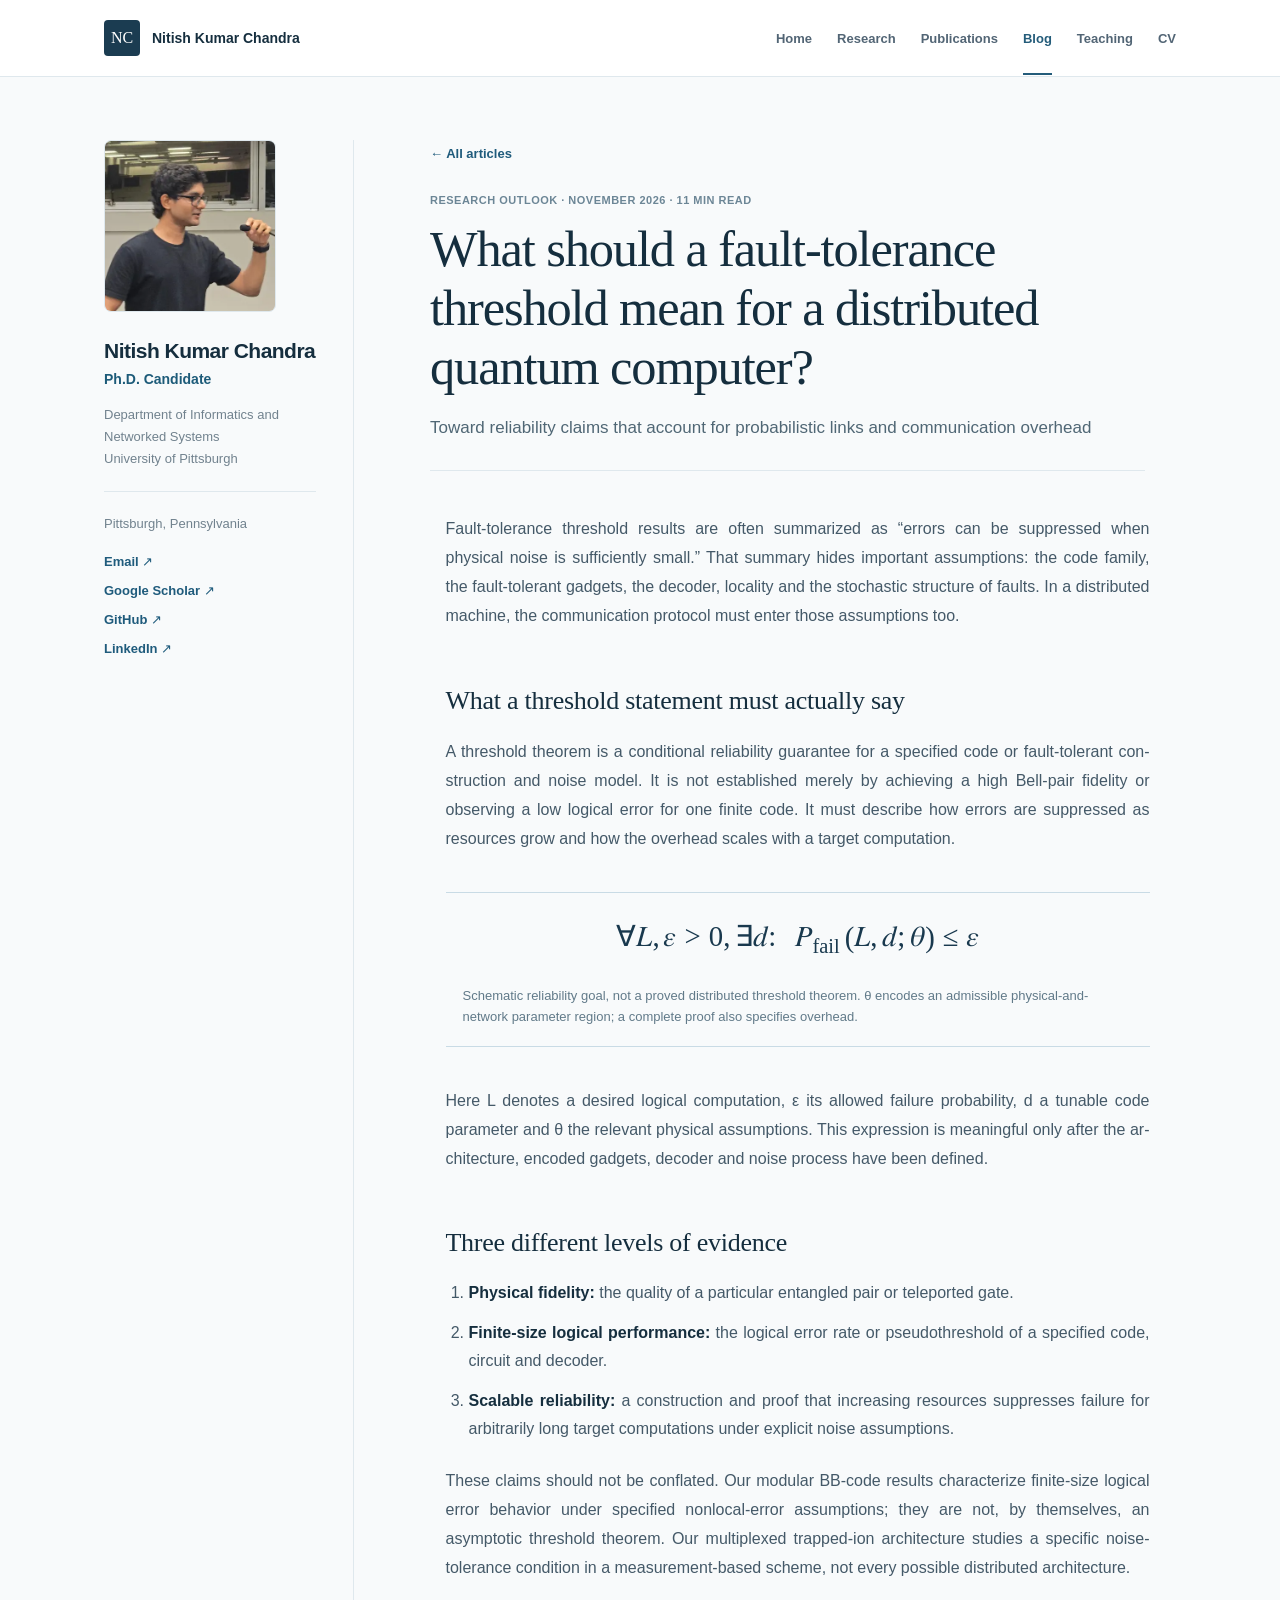
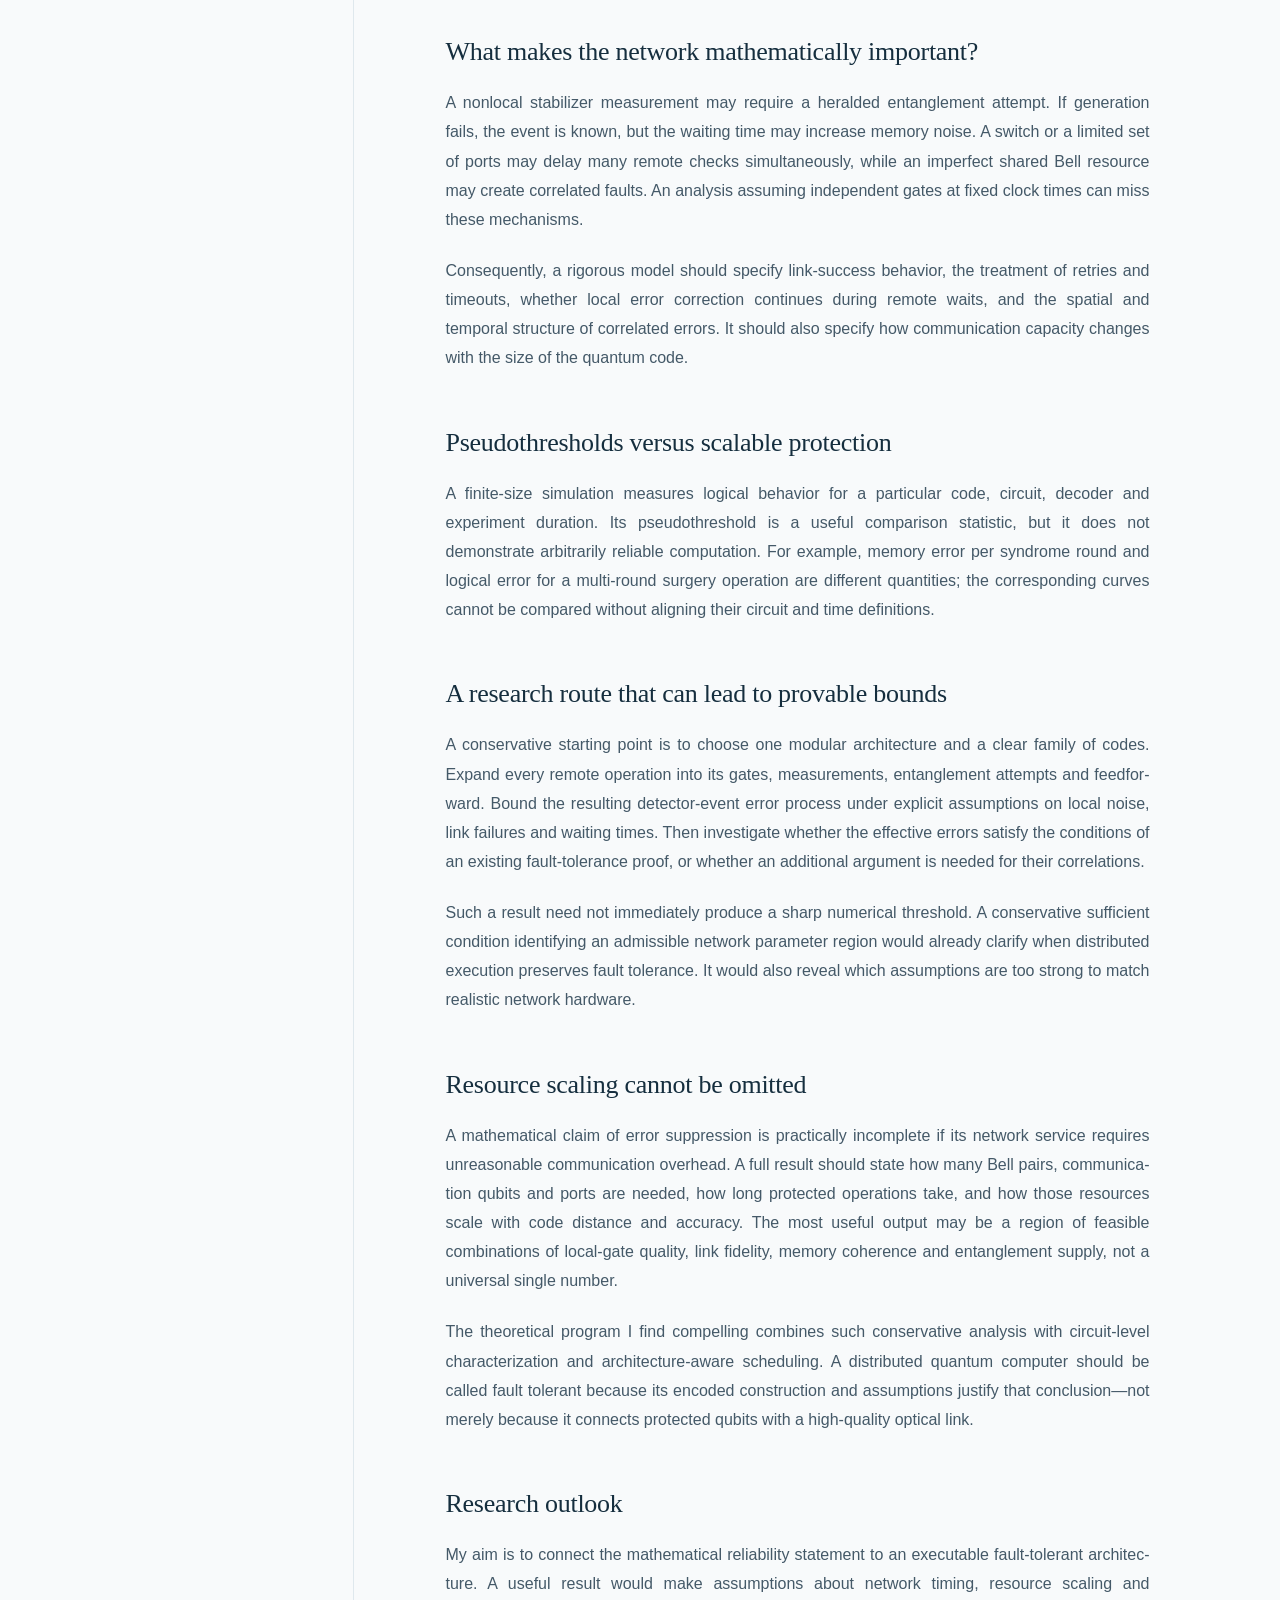
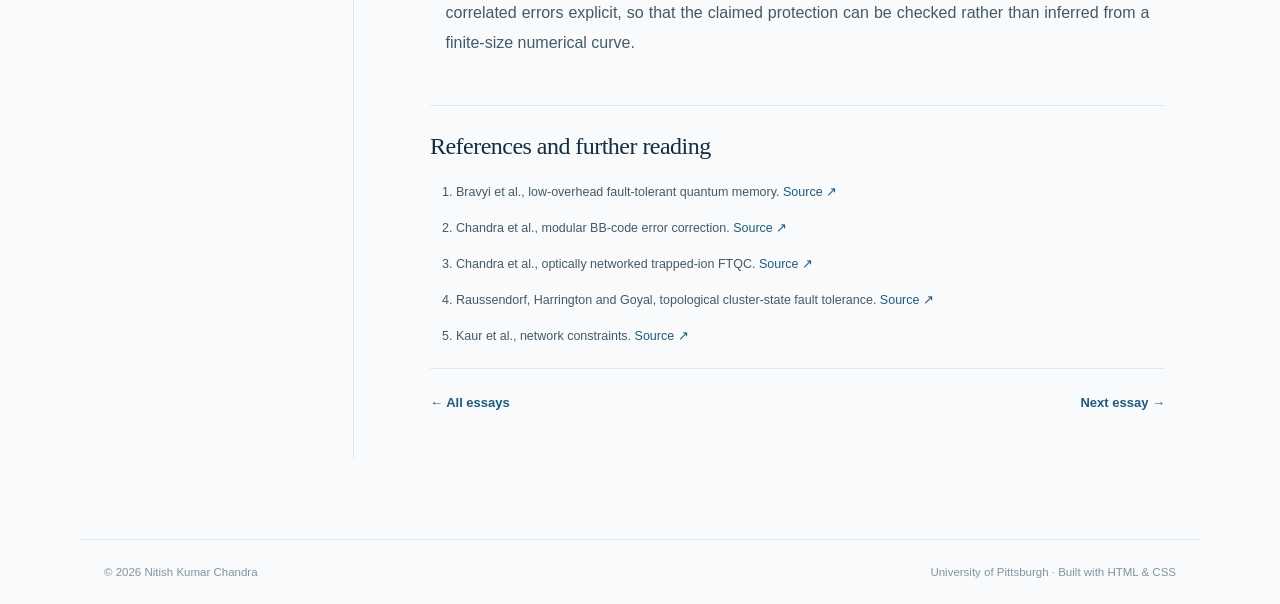
<file: blog/what-a-distributed-threshold-must-account-for/index.html>
<!doctype html><html lang="en"><head><meta charset="utf-8"><meta name="viewport" content="width=device-width,initial-scale=1"><meta name="color-scheme" content="light"><meta name="theme-color" content="#f8fafb"><title>What should a fault-tolerance threshold mean for a distributed quantum computer? | Nitish Kumar Chandra</title><meta name="description" content="Nitish Kumar Chandra, Ph.D. Candidate at the University of Pittsburgh. Research in distributed fault-tolerant quantum computing and quantum error correction."><link rel="icon" href="../../site/favicon.svg" type="image/svg+xml"><link rel="stylesheet" href="../../site/style.css?v=20261102-academic"></head>
<body><a class="skip" href="#main">Skip to content</a><header class="header"><div class="header-inner"><a class="brand" href="../../"><span class="brand-icon">NC</span><span>Nitish Kumar Chandra</span></a><nav class="desktop-nav" aria-label="Primary navigation"><a href="../../">Home</a><a href="../../research/">Research</a><a href="../../publications/">Publications</a><a href="../../blog/" aria-current="page">Blog</a><a href="../../teaching/">Teaching</a><a href="../../cv/">CV</a></nav><details class="mobile-nav"><summary>Menu ☰</summary><nav aria-label="Mobile navigation"><a href="../../">Home</a><a href="../../research/">Research</a><a href="../../publications/">Publications</a><a href="../../blog/" aria-current="page">Blog</a><a href="../../teaching/">Teaching</a><a href="../../cv/">CV</a></nav></details></div></header>
<div class="layout"><aside class="profile"><img src="../../assets/images/nitish-portrait-v2.webp" width="180" height="180" alt="Portrait of Nitish Kumar Chandra"><h2>Nitish Kumar Chandra</h2><p class="candidate">Ph.D. Candidate</p><p>Department of Informatics and Networked Systems<br>University of Pittsburgh</p><hr><p>Pittsburgh, Pennsylvania</p><div class="social"><a href="mailto:nkc16@pitt.edu">Email ↗</a><a href="https://scholar.google.com/citations?user=l00UwP0AAAAJ" target="_blank" rel="noopener noreferrer">Google Scholar ↗</a><a href="https://github.com/nitishkrchandra" target="_blank" rel="noopener noreferrer">GitHub ↗</a><a href="https://www.linkedin.com/in/nitishkrchandra" target="_blank" rel="noopener noreferrer">LinkedIn ↗</a></div></aside>
<main id="main"><div class="blog-post"><a class="blog-post-back" href="../">← All articles</a><header class="blog-post-header"><p class="blog-post-meta">Research outlook · November 2026 · 11 min read</p><h1>What should a fault-tolerance threshold mean for a distributed quantum computer?</h1><p class="blog-post-deck">Toward reliability claims that account for probabilistic links and communication overhead</p></header><div class="blog-prose">
<p>Fault-tolerance threshold results are often summarized as “errors can be suppressed when physical noise is sufficiently small.” That summary hides important as&shy;sump&shy;tions: the code family, the fault-tolerant gadgets, the decoder, locality and the stochastic structure of faults. In a dis&shy;trib&shy;uted machine, the com&shy;mu&shy;ni&shy;ca&shy;tion protocol must enter those as&shy;sump&shy;tions too.</p>
<h2>What a threshold statement must actually say</h2><p>A threshold theorem is a con&shy;di&shy;tion&shy;al re&shy;li&shy;a&shy;bil&shy;i&shy;ty guarantee for a specified code or fault-tolerant con&shy;struc&shy;tion and noise model. It is not established merely by achieving a high Bell-pair fidelity or observing a low logical error for one finite code. It must describe how errors are suppressed as resources grow and how the overhead scales with a target com&shy;pu&shy;ta&shy;tion.</p>
<figure class="math-typeset"><math xmlns="http://www.w3.org/1998/Math/MathML" display="block"><semantics><mrow><mo>∀</mo><mi>L</mi><mo>,</mo><mi>ε</mi><mo>&gt;</mo><mn>0</mn><mo>,</mo><mo>∃</mo><mi>d</mi><mo>:</mo><mspace width="0.5em"/><msub><mi>P</mi><mtext>fail</mtext></msub><mo>(</mo><mi>L</mi><mo>,</mo><mi>d</mi><mo>;</mo><mi>θ</mi><mo>)</mo><mo>≤</mo><mi>ε</mi></mrow><annotation encoding="application/x-tex">\forall L,\epsilon>0,\exists d:\ P_{\mathrm{fail}}(L,d;\boldsymbol\theta)\le\epsilon</annotation></semantics></math><figcaption>Schematic reliability goal, not a proved distributed threshold theorem. θ encodes an admissible physical-and-network parameter region; a complete proof also specifies overhead.</figcaption></figure>
<p>Here L denotes a desired logical com&shy;pu&shy;ta&shy;tion, ε its allowed failure prob&shy;a&shy;bil&shy;i&shy;ty, d a tunable code parameter and θ the relevant physical as&shy;sump&shy;tions. This expression is meaningful only after the ar&shy;chi&shy;tec&shy;ture, encoded gadgets, decoder and noise process have been defined.</p>

<h2>Three different levels of evidence</h2>
<ol><li><strong>Physical fidelity:</strong> the quality of a particular entangled pair or teleported gate.</li><li><strong>Finite-size logical performance:</strong> the logical error rate or pseudothreshold of a specified code, circuit and decoder.</li><li><strong>Scalable reliability:</strong> a construction and proof that increasing resources suppresses failure for arbitrarily long target computations under explicit noise assumptions.</li></ol>
<p>These claims should not be conflated. Our modular BB-code results char&shy;ac&shy;ter&shy;ize finite-size logical error behavior under specified nonlocal-error as&shy;sump&shy;tions; they are not, by themselves, an asymptotic threshold theorem. Our mul&shy;ti&shy;plexed trapped-ion ar&shy;chi&shy;tec&shy;ture studies a specific noise-tolerance condition in a mea&shy;sure&shy;ment-based scheme, not every possible dis&shy;trib&shy;uted ar&shy;chi&shy;tec&shy;ture.</p>

<h2>What makes the network mathematically important?</h2><p>A nonlocal stabilizer mea&shy;sure&shy;ment may require a heralded en&shy;tan&shy;gle&shy;ment attempt. If generation fails, the event is known, but the waiting time may increase memory noise. A switch or a limited set of ports may delay many remote checks simultaneously, while an imperfect shared Bell resource may create correlated faults. An analysis assuming in&shy;de&shy;pen&shy;dent gates at fixed clock times can miss these mechanisms.</p><p>Con&shy;se&shy;quent&shy;ly, a rigorous model should specify link-success behavior, the treatment of retries and timeouts, whether local error correction continues during remote waits, and the spatial and temporal structure of correlated errors. It should also specify how com&shy;mu&shy;ni&shy;ca&shy;tion capacity changes with the size of the quantum code.</p>

<h2>Pseudothresholds versus scalable protection</h2><p>A finite-size simulation measures logical behavior for a particular code, circuit, decoder and experiment duration. Its pseu&shy;dothresh&shy;old is a useful comparison statistic, but it does not demonstrate ar&shy;bi&shy;trar&shy;i&shy;ly reliable com&shy;pu&shy;ta&shy;tion. For example, memory error per syndrome round and logical error for a multi-round surgery operation are different quantities; the corresponding curves cannot be compared without aligning their circuit and time definitions.</p>

<h2>A research route that can lead to provable bounds</h2><p>A con&shy;ser&shy;va&shy;tive starting point is to choose one modular ar&shy;chi&shy;tec&shy;ture and a clear family of codes. Expand every remote operation into its gates, mea&shy;sure&shy;ments, en&shy;tan&shy;gle&shy;ment attempts and feed&shy;for&shy;ward. Bound the resulting detector-event error process under explicit as&shy;sump&shy;tions on local noise, link failures and waiting times. Then investigate whether the effective errors satisfy the conditions of an existing fault-tolerance proof, or whether an additional argument is needed for their cor&shy;re&shy;la&shy;tions.</p><p>Such a result need not im&shy;me&shy;di&shy;ate&shy;ly produce a sharp numerical threshold. A con&shy;ser&shy;va&shy;tive sufficient condition identifying an admissible network parameter region would already clarify when dis&shy;trib&shy;uted execution preserves fault tolerance. It would also reveal which as&shy;sump&shy;tions are too strong to match realistic network hardware.</p>

<h2>Resource scaling cannot be omitted</h2><p>A math&shy;e&shy;mat&shy;i&shy;cal claim of error sup&shy;pres&shy;sion is practically incomplete if its network service requires unreasonable com&shy;mu&shy;ni&shy;ca&shy;tion overhead. A full result should state how many Bell pairs, com&shy;mu&shy;ni&shy;ca&shy;tion qubits and ports are needed, how long protected operations take, and how those resources scale with code distance and accuracy. The most useful output may be a region of feasible combinations of local-gate quality, link fidelity, memory coherence and en&shy;tan&shy;gle&shy;ment supply, not a universal single number.</p>
<p>The theoretical program I find compelling combines such con&shy;ser&shy;va&shy;tive analysis with circuit-level characterization and ar&shy;chi&shy;tec&shy;ture-aware scheduling. A dis&shy;trib&shy;uted quantum computer should be called fault tolerant because its encoded con&shy;struc&shy;tion and as&shy;sump&shy;tions justify that conclusion—not merely because it connects protected qubits with a high-quality optical link.</p><h2>Research outlook</h2><p>My aim is to connect the math&shy;e&shy;mat&shy;i&shy;cal re&shy;li&shy;a&shy;bil&shy;i&shy;ty statement to an executable fault-tolerant ar&shy;chi&shy;tec&shy;ture. A useful result would make as&shy;sump&shy;tions about network timing, resource scaling and correlated errors explicit, so that the claimed protection can be checked rather than inferred from a finite-size numerical curve.</p></div><section class="blog-refs"><h2>References and further reading</h2><ol><li>Bravyi et al., low-overhead fault-tolerant quantum memory. <a href="https://doi.org/10.1038/s41586-024-07107-7" target="_blank" rel="noopener noreferrer">Source ↗</a></li><li>Chandra et al., modular BB-code error correction. <a href="https://arxiv.org/abs/2605.04663" target="_blank" rel="noopener noreferrer">Source ↗</a></li><li>Chandra et al., optically networked trapped-ion FTQC. <a href="https://doi.org/10.1109/TQE.2025.3649617" target="_blank" rel="noopener noreferrer">Source ↗</a></li><li>Raussendorf, Harrington and Goyal, topological cluster-state fault tolerance. <a href="https://doi.org/10.1088/1367-2630/9/6/199" target="_blank" rel="noopener noreferrer">Source ↗</a></li><li>Kaur et al., network constraints. <a href="https://arxiv.org/abs/2606.17495" target="_blank" rel="noopener noreferrer">Source ↗</a></li></ol></section><div class="blog-next"><a href="../">← All essays</a><a href="../distributed-ftqc-systems-problem/">Next essay →</a></div></div></main></div><footer><span>© 2026 Nitish Kumar Chandra</span><span>University of Pittsburgh · Built with HTML &amp; CSS</span></footer></body></html>
</file>
<file: site/style.css>
:root{--paper:#fff;--bg:#f8fafb;--ink:#152e3e;--body:#445968;--muted:#6d7f8b;--blue:#1f5b7c;--line:#dfe8ed;--serif:Georgia,"Times New Roman",serif;--sans:-apple-system,BlinkMacSystemFont,"Segoe UI",Helvetica,Arial,sans-serif}*{box-sizing:border-box}html{scroll-behavior:smooth}body{margin:0;background:var(--bg);font:15px/1.77 var(--sans);color:var(--body);-webkit-font-smoothing:antialiased}a{color:var(--blue);text-decoration:none;text-underline-offset:3px}a:hover{text-decoration:underline;color:#123f5d}a:focus-visible,summary:focus-visible{outline:3px solid #82a9ba;outline-offset:2px}h1,h2,h3,p{margin-top:0}h1,h2,h3{color:var(--ink);line-height:1.25}h1,h2{font-family:var(--serif);font-weight:400;letter-spacing:-.022em}h1{font-size:clamp(2.45rem,4.1vw,3.5rem);line-height:1.13;margin-bottom:24px}h2{font-size:clamp(1.65rem,2.5vw,2.04rem)}h3{font-size:1.04rem;font-weight:650}p{margin-bottom:15px}strong{color:var(--ink)}.eyebrow{text-transform:uppercase;letter-spacing:.14em;font-size:11px;font-weight:750;color:#4d7388;line-height:1.5;margin-bottom:14px}.skip{position:absolute;left:-9999px;top:8px;z-index:99;background:#fff;padding:9px}.skip:focus{left:8px}.header{background:#fff;border-bottom:1px solid var(--line)}.header-inner{max-width:1120px;margin:auto;padding:0 24px;height:76px;display:flex;align-items:center;justify-content:space-between;gap:20px}.brand{display:flex;align-items:center;gap:12px;font-weight:700;color:var(--ink);font-size:14px;white-space:nowrap}.brand:hover{text-decoration:none}.brand-icon{width:36px;height:36px;display:grid;place-items:center;background:#1b3c51;color:#fff;border-radius:4px;font:16px var(--serif)}.desktop-nav{display:flex;gap:25px;align-items:center}.desktop-nav a{font-weight:600;font-size:13px;color:#526575;padding:26px 0 23px;border-bottom:2px solid transparent}.desktop-nav a:hover{text-decoration:none}.desktop-nav a[aria-current]{border-bottom-color:#245c7a;color:#245c7a}.mobile-nav{display:none}.layout{max-width:1120px;margin:auto;display:grid;grid-template-columns:250px minmax(0,1fr);gap:65px;padding:63px 24px 80px}.profile{border-right:1px solid var(--line);padding-right:37px}.profile img{width:172px;height:172px;object-fit:cover;object-position:center top;border:1px solid var(--line);border-radius:7px;background:#e3eaf0;display:block;margin-bottom:25px}.profile h2{font:700 21px/1.3 var(--sans);letter-spacing:-.025em;margin-bottom:4px}.profile p{font-size:13px;color:#71828e;line-height:1.7}.profile .candidate{font-weight:700;color:#1d5b79;font-size:14px;margin-bottom:12px}.profile hr{border:0;border-top:1px solid var(--line);margin:21px 0}.social{display:flex;flex-direction:column;align-items:flex-start;gap:6px}.social a{font-size:13px;font-weight:590}main{min-width:0;max-width:770px}.hero{padding-bottom:40px}.hero h1 em{font-style:normal;color:#2a637f}.lede{font-size:17px;line-height:1.78;color:#364c5c}.actions{display:flex;gap:12px;flex-wrap:wrap;margin-top:25px}.button{display:inline-flex;align-items:center;background:#1c4e6a;color:#fff;border:1px solid #1c4e6a;border-radius:4px;padding:9px 16px;font-weight:650;font-size:13px}.button:hover{color:#fff;background:#123b53;text-decoration:none}.button.secondary{background:transparent;color:#1c5270;border-color:#b4cbd6}.button.secondary:hover{background:#edf4f7;color:#1c5270}.section{padding:35px 0 43px;border-top:1px solid var(--line)}.section h2{margin-bottom:23px}.tiles{display:grid;grid-template-columns:repeat(3,1fr);gap:12px}.tile{padding:20px;border:1px solid var(--line);background:#fff;border-radius:4px;display:flex;flex-direction:column;min-height:228px;color:var(--body)}.tile:hover{border-color:#a5c4d2;text-decoration:none}.tile>span,.tile small{color:#4c829d;font-size:11px;font-weight:690}.tile h3{font:400 20px/1.25 var(--serif);margin:17px 0 10px}.tile p{font-size:12.5px;line-height:1.6;color:#657985}.tile small{margin-top:auto}.section-bar{display:flex;justify-content:space-between;align-items:flex-end;gap:10px;margin-bottom:20px}.section-bar .eyebrow{margin-bottom:4px}.section-bar h2{margin-bottom:0}.section-bar>a{font-size:13px;font-weight:700}.paper{padding:22px 0;border-bottom:1px solid var(--line)}.paper:first-of-type{padding-top:0}.paper:last-child{border-bottom:0}.paper .eyebrow{margin-bottom:7px;font-size:10px}.paper h3{font-size:16px;line-height:1.43;margin-bottom:6px}.paper .authors{font-size:13px;color:#526877;line-height:1.6;margin-bottom:3px}.paper .venue{font-size:12.5px;color:#70818a;margin-bottom:6px}.paper-link{font-size:12px;font-weight:700}.timeline{display:grid;grid-template-columns:117px 1fr;gap:18px;padding:14px 0;border-bottom:1px solid var(--line)}.timeline:last-child{border-bottom:0}.timeline>span{font-size:12px;font-weight:700;color:#65849a;padding-top:3px}.timeline h3{margin:0 0 6px}.timeline p{font-size:13px;line-height:1.65;margin-bottom:5px}.contact-note{border-left:3px solid #739cb0;background:#edf4f7;padding:20px 22px;font-size:14px}.contact-note a{font-weight:700}.intro{border-bottom:1px solid var(--line);padding-bottom:35px;margin-bottom:22px}.intro h1{font-size:clamp(2.4rem,4vw,3.1rem)}.research-item{display:grid;grid-template-columns:50px 1fr;gap:18px;padding:33px 0;border-bottom:1px solid var(--line);scroll-margin-top:20px}.research-item h2{font-size:27px;margin-bottom:15px}.research-item>div>p{font-size:15px}.number{font:23px var(--serif);color:#7293a6}.research-tags{font-size:12px!important;color:#527c94;border-top:1px solid #e5edef;padding-top:10px;margin-top:20px}.research-item a{font-size:13px;font-weight:650}.pubyear{display:grid;grid-template-columns:80px 1fr;gap:23px;padding:25px 0;border-bottom:1px solid var(--line)}.pubyear:last-of-type{border:0}.pubyear h2{font:700 19px var(--sans);color:#2e6685;margin:0}.pubyear .paper:first-child{padding-top:0}.fineprint{font-size:12px;color:var(--muted);margin-top:20px}.awards{list-style:none;padding:0}.awards li{padding:7px 0;border-bottom:1px solid var(--line);font-size:14px}.awards li:last-child{border:0}.awards b{color:#2a607e;margin-right:10px}footer{max-width:1120px;margin:auto;padding:22px 24px;border-top:1px solid var(--line);color:#82949e;display:flex;justify-content:space-between;gap:15px;font-size:11.5px}
@media(max-width:990px){.layout{grid-template-columns:205px minmax(0,1fr);gap:36px}.profile{padding-right:23px}.tiles{grid-template-columns:1fr}.tile{min-height:auto}.tile h3{margin-top:10px}}
@media(max-width:700px){.header-inner{height:65px;padding:0 18px}.brand{font-size:12.5px}.desktop-nav{display:none}.mobile-nav{display:block;position:relative}.mobile-nav summary{font-size:13px;font-weight:700;color:var(--blue);cursor:pointer;list-style:none}.mobile-nav summary::-webkit-details-marker{display:none}.mobile-nav nav{position:absolute;right:0;top:30px;background:white;min-width:190px;z-index:9;box-shadow:0 12px 28px #19394d20;display:flex;flex-direction:column;padding:9px;border:1px solid var(--line)}.mobile-nav nav a{font-size:14px;padding:8px 12px}.mobile-nav nav a[aria-current]{background:#eff5f8;font-weight:700}.layout{display:block;padding:27px 20px 55px}.profile{display:grid;grid-template-columns:90px 1fr;gap:0 16px;border:0;border-bottom:1px solid var(--line);padding:0 0 20px;margin:0 0 32px}.profile img{grid-row:1/4;width:90px;height:90px;margin:0}.profile h2{font-size:17px}.profile .candidate{margin:0}.profile p{font-size:12px;margin-bottom:0}.profile hr,.profile>p:nth-of-type(3){display:none}.social{grid-column:1/-1;flex-flow:row wrap;gap:8px 16px;margin-top:14px}.social a{font-size:12px}h1{font-size:36px}.lede{font-size:15.5px}.hero{padding-bottom:28px}.section{padding:27px 0 34px}.research-item{grid-template-columns:34px 1fr;gap:12px}.research-item h2{font-size:24px}.pubyear{display:block}.pubyear h2{margin-bottom:19px}.timeline{grid-template-columns:100px 1fr;gap:10px}footer{display:block}footer span{display:block}}
@media(prefers-reduced-motion:reduce){html{scroll-behavior:auto}}
@media print{.header,.profile,footer{display:none}.layout{display:block;padding:0}.intro{padding-bottom:10px}body{background:white;color:#111}.section{break-inside:avoid}a{color:#111}}

/* Research blog: isolated styles, existing website design unchanged */
.blog-heading{padding-bottom:26px}.blog-list{display:block}.blog-entry{display:grid;grid-template-columns:37px minmax(0,1fr);gap:16px;padding:27px 0;border-bottom:1px solid var(--line)}.blog-entry:last-child{border:0}.blog-index{font:24px var(--serif);color:#7d9aac;line-height:1.3}.blog-meta,.blog-post-meta{font-size:11px;font-weight:700;color:#6c8696;text-transform:uppercase;letter-spacing:.045em;margin:0 0 10px}.blog-entry h2{font:400 26px/1.28 var(--serif);margin:0 0 10px}.blog-entry h2 a{color:var(--ink)}.blog-entry h2 a:hover{color:var(--blue)}.blog-entry p:not(.blog-meta){font-size:14px;line-height:1.72;margin-bottom:11px}.blog-action{font-size:12px;font-weight:700}.blog-note{padding:23px 0 0;border-top:1px solid var(--line)}.blog-note p{font-size:12.5px}.blog-post-back{display:inline-block;font-size:13px;font-weight:700;margin-bottom:26px}.blog-post-header{border-bottom:1px solid var(--line);padding-bottom:27px;margin-bottom:28px}.blog-post-header h1{font-size:clamp(2.25rem,4vw,3.15rem);margin:0 0 16px;line-height:1.17}.blog-post-deck{font-size:17px;line-height:1.73;color:#506775;margin:0}.blog-prose{max-width:720px;font-size:15.5px;line-height:1.85}.blog-prose p{margin-bottom:21px}.blog-prose h2{font:400 27px/1.3 var(--serif);margin:37px 0 14px}.blog-prose li{margin-bottom:12px}.blog-prose ul,.blog-prose ol{padding-left:23px;margin-bottom:22px}.blog-prose code{font-size:13px;padding:2px 5px;color:#244d67;border-radius:3px;background:#edf4f7}.blog-prose .cite-note{font-weight:700;font-size:12px;white-space:nowrap}.blog-steps{background:#f0f5f7;border-left:2px solid #86a7b9;padding:16px 20px;margin:23px 0 29px}.blog-steps>div{display:grid;grid-template-columns:32px 1fr;gap:8px;padding:10px 0;border-bottom:1px solid #dce7ec}.blog-steps>div:last-child{border:0}.blog-steps span{font-size:12px;font-weight:700;color:#58819a}.blog-steps p{font-size:13px;line-height:1.6;margin:0}.blog-refs{border-top:1px solid var(--line);margin:42px 0 20px;padding-top:25px}.blog-refs h2{font-size:24px}.blog-refs ol{padding-left:26px}.blog-refs li{font-size:12.5px;line-height:1.72;margin-bottom:12px;overflow-wrap:anywhere}.blog-next{border-top:1px solid var(--line);padding:22px 0 45px;display:flex;justify-content:space-between;gap:18px;font-size:13px;font-weight:700}.blog-disclaimer{font-size:12px;color:#6e8390;padding:4px 0 11px}
@media(max-width:700px){.blog-entry{grid-template-columns:25px 1fr;gap:10px;padding:24px 0}.blog-entry h2{font-size:23px}.blog-post-header h1{font-size:34px}.blog-post-deck{font-size:15.5px}.blog-prose{font-size:15px}.blog-prose h2{font-size:24px}.blog-steps{padding:12px 14px}.blog-next{display:block}.blog-next a{display:block;margin-bottom:10px}}

/* Long-form research essays: reading comfort and responsive equations */
.blog-prose{font-size:16px;line-height:1.84;max-width:690px;letter-spacing:.001em}
.blog-prose h2{font-size:26px;line-height:1.35;margin-top:43px;margin-bottom:17px}
.blog-prose p{margin-bottom:22px}
.blog-prose li{line-height:1.78;margin-bottom:11px}
.blog-prose .blog-math{font-family:Georgia,"Times New Roman",serif;font-size:1.06em;white-space:normal;color:#233f53}
.blog-equation{border:1px solid #dbe6eb;border-left:3px solid #6f99af;border-radius:3px;background:#f5f8fa;padding:19px 21px;margin:25px 0 27px;overflow-x:auto}
.blog-equation .eq-line{display:block;text-align:center;font-family:Georgia,"Times New Roman",serif;font-size:1.18rem;color:#1d3e55;line-height:1.7;white-space:nowrap;padding:5px 0 9px}
.blog-equation .eq-caption{display:block;color:#607786;font-size:12.5px;line-height:1.6;text-align:left;border-top:1px solid #dfe9ed;padding-top:11px}
.blog-prose .cite-note{font-size:12px;font-family:var(--sans);font-weight:700;white-space:nowrap}
.blog-refs li{line-height:1.85;margin-bottom:13px}
.blog-post-header{margin-bottom:37px}
.blog-post-deck{line-height:1.75;max-width:680px}
@media(max-width:700px){.blog-prose{font-size:15.5px;line-height:1.78}.blog-prose h2{font-size:24px;margin-top:36px}.blog-equation{padding:15px 13px}.blog-equation .eq-line{font-size:1.04rem}.blog-equation .eq-caption{font-size:12px}}

/* Native MathML and responsive academic figures; scoped to blog articles */
.blog-prose{max-width:690px;font-size:16px;line-height:1.84}
.blog-prose h2{margin-top:40px;margin-bottom:17px;line-height:1.34}
.blog-prose p{margin-bottom:21px}
.blog-visual,.math-typeset{margin:27px 0 30px;max-width:100%}
.blog-visual{border:1px solid #dce7ed;border-radius:5px;background:#f8fafb;padding:18px 16px 12px}
.blog-visual svg{display:block;width:100%;height:auto;max-height:290px}
.blog-visual figcaption,.math-typeset figcaption{font-size:12.5px;line-height:1.6;color:#667e8d;margin:12px 0 0}
.math-typeset{background:#f3f7f9;border:1px solid #dce7ed;border-left:3px solid #7a9fb3;border-radius:4px;padding:19px 18px 17px;overflow-x:auto}
.math-typeset math{font-family:STIX Two Math,Latin Modern Math,Cambria Math,serif;font-size:1.23em;color:#183b52;min-width:max-content;max-width:100%;margin:0 auto}
.math-typeset figcaption{border-top:1px solid #d9e6ec;padding-top:11px}
.blog-prose .blog-math{font-family:Georgia,serif;color:#29475c}
.blog-refs{margin-top:48px}
@media(max-width:700px){.blog-prose{font-size:15.5px;line-height:1.78}.math-typeset{padding:15px 12px}.math-typeset math{font-size:1.06em}.blog-visual{padding:12px 10px}.blog-visual figcaption,.math-typeset figcaption{font-size:12px}}


/* Final blog reading polish: justified prose, restrained display mathematics. */
.blog-post { max-width: 735px; margin-left: auto; margin-right: auto; }
.blog-post-header { max-width: 715px; }
.blog-prose {
  width: 100%;
  max-width: 705px;
  margin-left: auto;
  margin-right: auto;
  font-size: 16px;
  line-height: 1.9;
  letter-spacing: 0;
  font-kerning: normal;
}
.blog-prose > p,
.blog-prose > ol > li,
.blog-prose > ul > li {
  text-align: justify;
  text-align-last: left;
  text-justify: inter-word;
  -webkit-hyphens: auto;
  hyphens: auto;
  overflow-wrap: break-word;
}
.blog-prose > p { margin-bottom: 1.35em; }
.blog-prose h2 {
  text-align: left;
  margin-top: 2.05em;
  margin-bottom: .7em;
  letter-spacing: -.01em;
}
.blog-prose .blog-steps p,
.blog-visual figcaption,
.math-typeset figcaption { text-align: left; hyphens: none; }
.math-typeset {
  position: relative;
  text-align: center;
  max-width: 100%;
  margin: 31px 0 33px;
  padding: 18px 24px 19px;
  background: #fcfdfe;
  border: 1px solid #d9e4eb;
  border-left: 2px solid #638ca4;
  border-radius: 4px;
  box-shadow: none;
  overflow-x: auto;
  overflow-y: hidden;
}
.math-typeset .math-topline {
  display: flex;
  justify-content: space-between;
  gap: 12px;
  color: #668295;
  font-size: 10px;
  font-family: var(--sans);
  font-weight: 730;
  text-transform: uppercase;
  letter-spacing: .085em;
  line-height: 1.5;
  margin-bottom: 18px;
}
.math-typeset math {
  display: block;
  width: max-content;
  max-width: none;
  min-width: 0;
  margin: 0 auto 20px;
  padding: 2px 0;
  font-family: "Cambria Math", "STIX Two Math", "Latin Modern Math", serif;
  font-size: 1.38rem;
  line-height: 1.55;
  color: #19394d;
  text-align: center;
}
.math-typeset figcaption {
  border-top: 1px solid #e1e9ed;
  margin: 0;
  padding-top: 12px;
  font-size: 12.5px;
  line-height: 1.65;
  color: #607788;
}
.blog-visual { background: #fbfcfd; margin-top: 31px; margin-bottom: 34px; }
.blog-visual figcaption { line-height: 1.65; }
@media (max-width: 620px) {
  .blog-prose { font-size: 15.5px; line-height: 1.82; }
  .blog-prose > p,
  .blog-prose > ol > li,
  .blog-prose > ul > li { text-align: left; hyphens: none; }
  .math-typeset { padding: 14px 14px 17px; }
  .math-typeset math { font-size: 1.13rem; }
  .math-typeset .math-topline { font-size: 9px; margin-bottom: 15px; }
}
@media print {
  .blog-prose > p,
  .blog-prose > ol > li,
  .blog-prose > ul > li { text-align: justify; hyphens: auto; }
  .math-typeset { break-inside: avoid; box-shadow: none; }
}


/* Visual QA revision: clean editorial mathematics and justified academic prose. */
.blog-prose { max-width: 704px; font-size: 16px; line-height: 1.82; letter-spacing: 0; }
.blog-prose > p,
.blog-prose > ul > li,
.blog-prose > ol > li {
  text-align: justify;
  text-align-last: left;
  text-justify: inter-word;
  hyphens: manual;
  overflow-wrap: break-word;
  word-spacing: 0;
}
.blog-prose > p { margin-bottom: 22px; }
.math-typeset {
  max-width: 100%;
  margin: 39px auto;
  padding: 26px 12px 18px;
  background: transparent;
  border: 0;
  border-top: 1px solid #c9dbe5;
  border-bottom: 1px solid #c9dbe5;
  border-radius: 0;
  box-shadow: none;
  text-align: center;
  overflow-x: auto;
}
.math-typeset .math-topline { display: none; }
.math-typeset math {
  display: block;
  width: max-content;
  max-width: none;
  min-width: 0;
  margin: 0 auto 19px;
  padding: 5px 0 0;
  font-family: "STIX Two Math", "Cambria Math", "Latin Modern Math", serif;
  font-size: 1.80rem;
  line-height: 1.5;
  color: #19394e;
}
.math-typeset figcaption {
  max-width: 670px;
  margin: 0 auto;
  padding: 12px 0 0;
  border: 0;
  text-align: left;
  font-size: 13px;
  line-height: 1.65;
  color: #617a89;
}
.blog-visual { background: #fcfdfd; border: 1px solid #dce6eb; }
.blog-post-header { margin-bottom: 43px; }
@media (max-width: 670px) {
  .blog-prose > p,
  .blog-prose > ul > li,
  .blog-prose > ol > li { text-align: left; hyphens: none; }
  .math-typeset { padding: 23px 8px 15px; }
  .math-typeset math { font-size: 1.35rem; }
  .math-typeset figcaption { font-size: 12px; }
}
</file>
